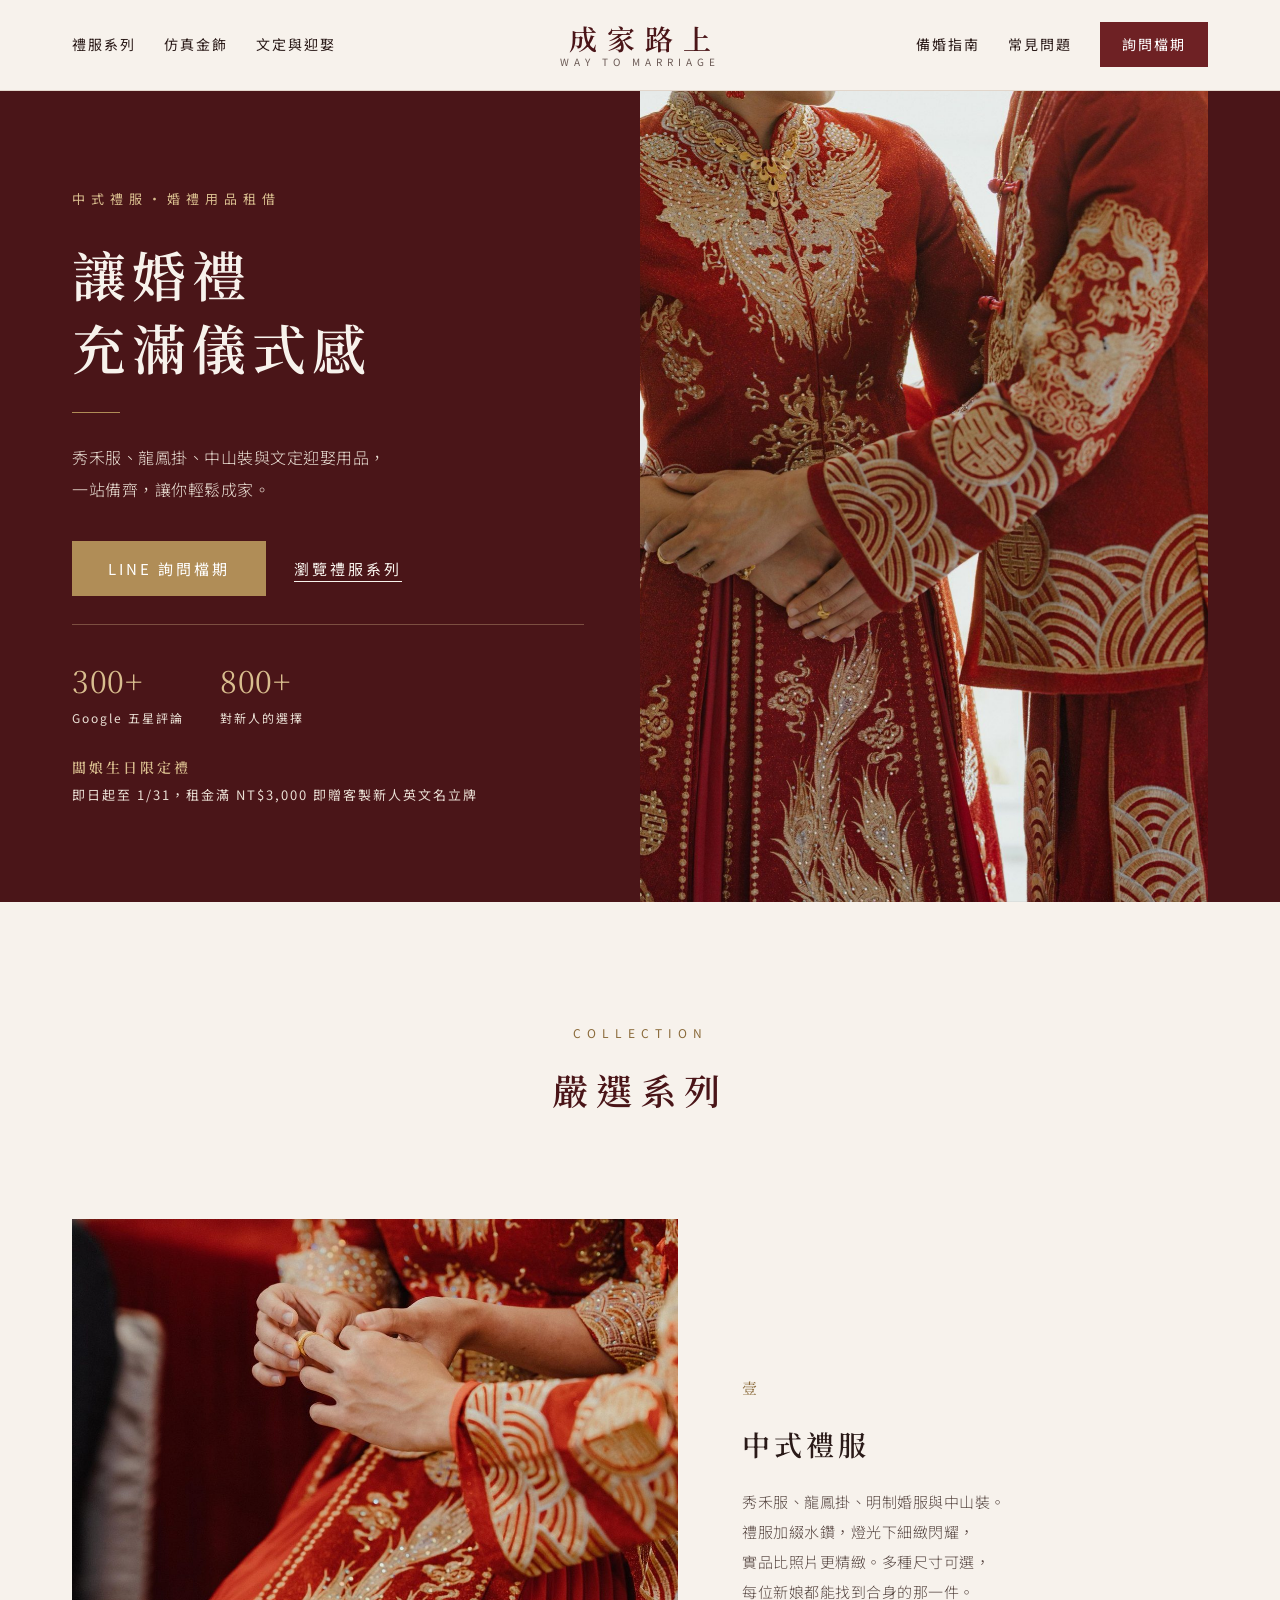
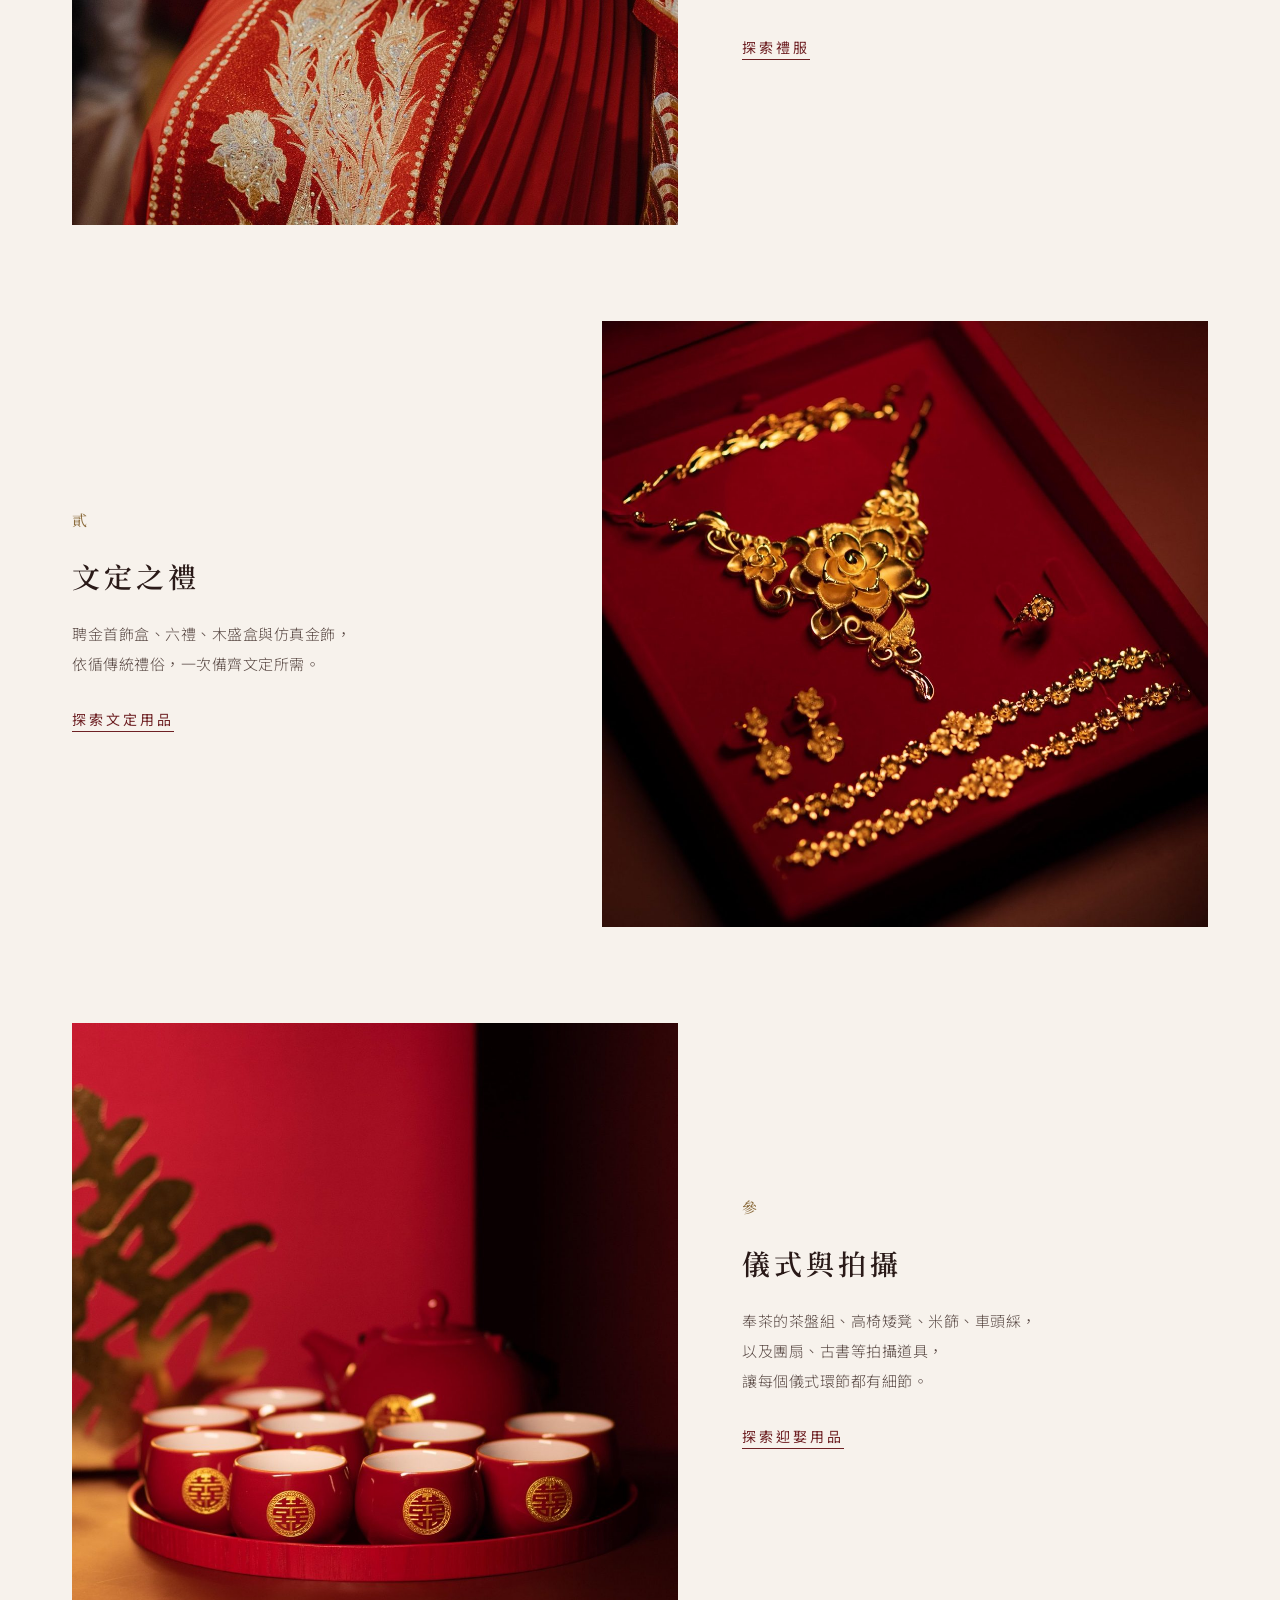
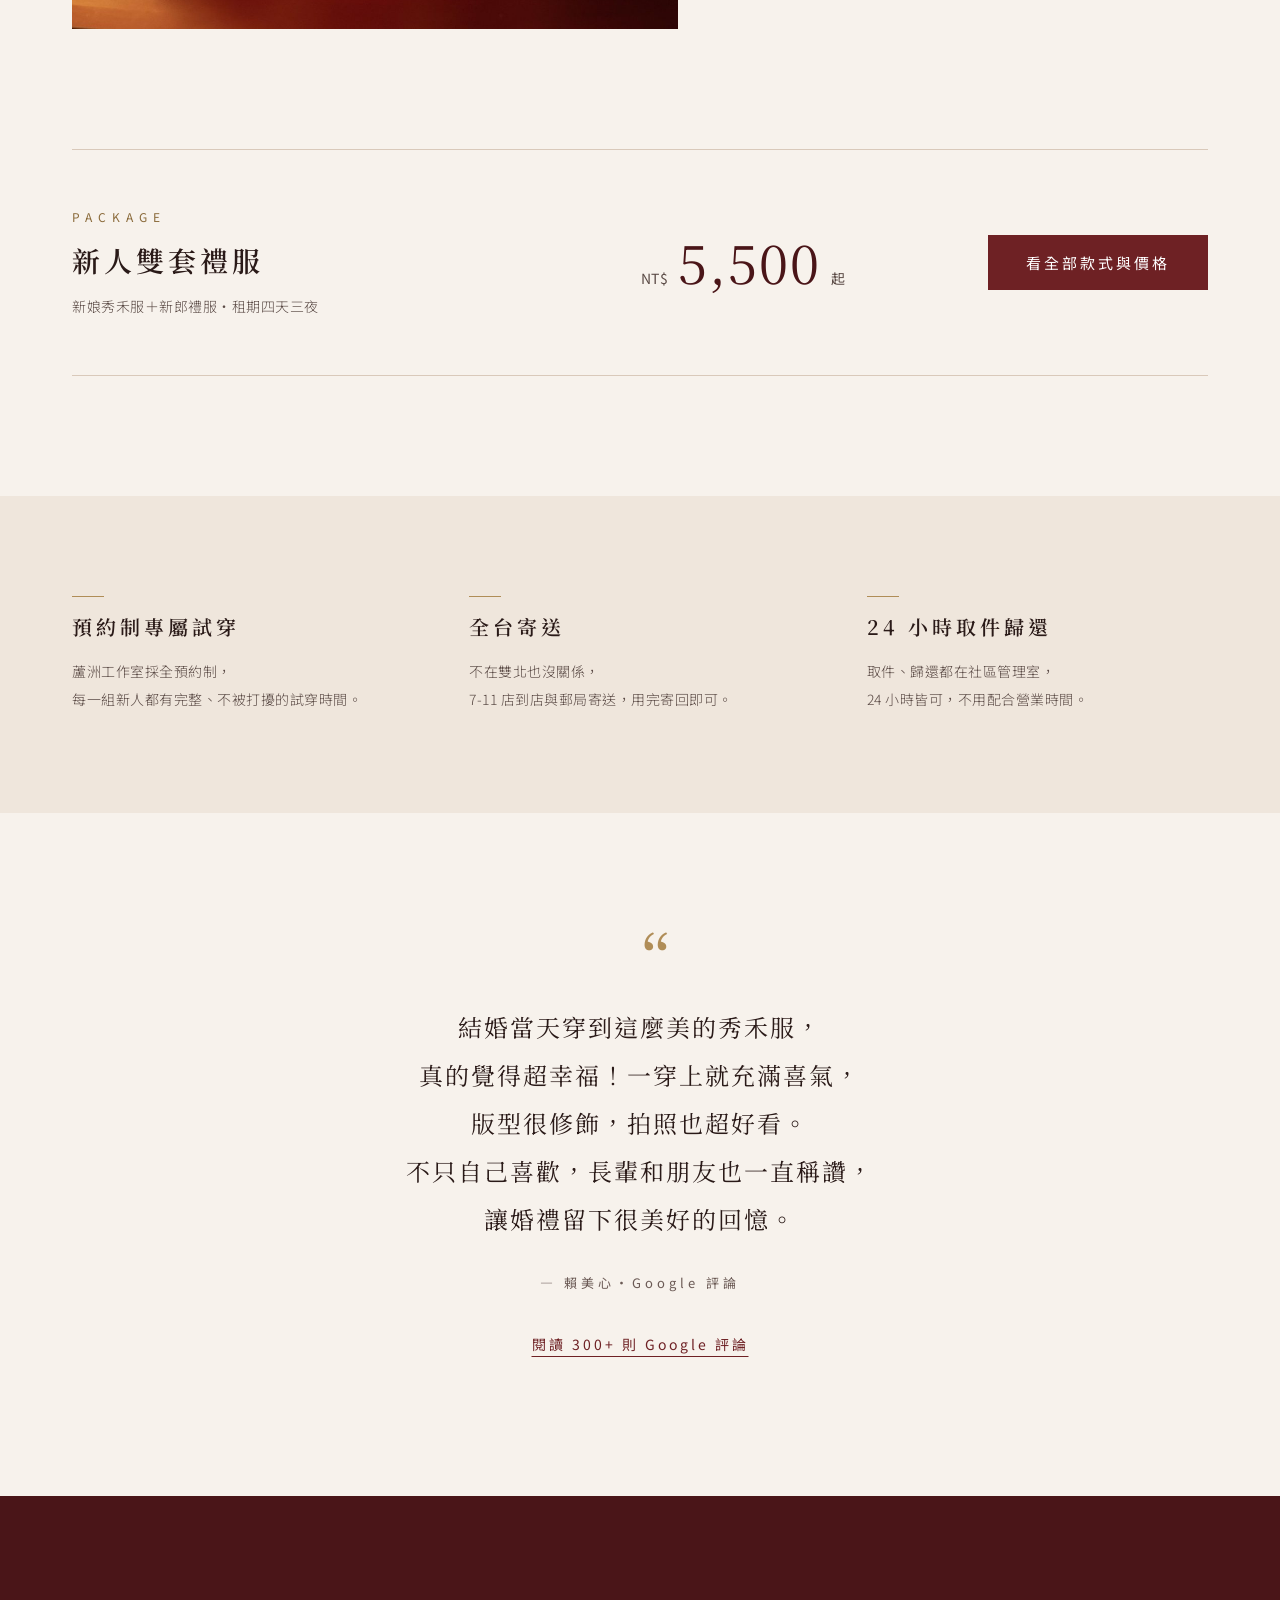
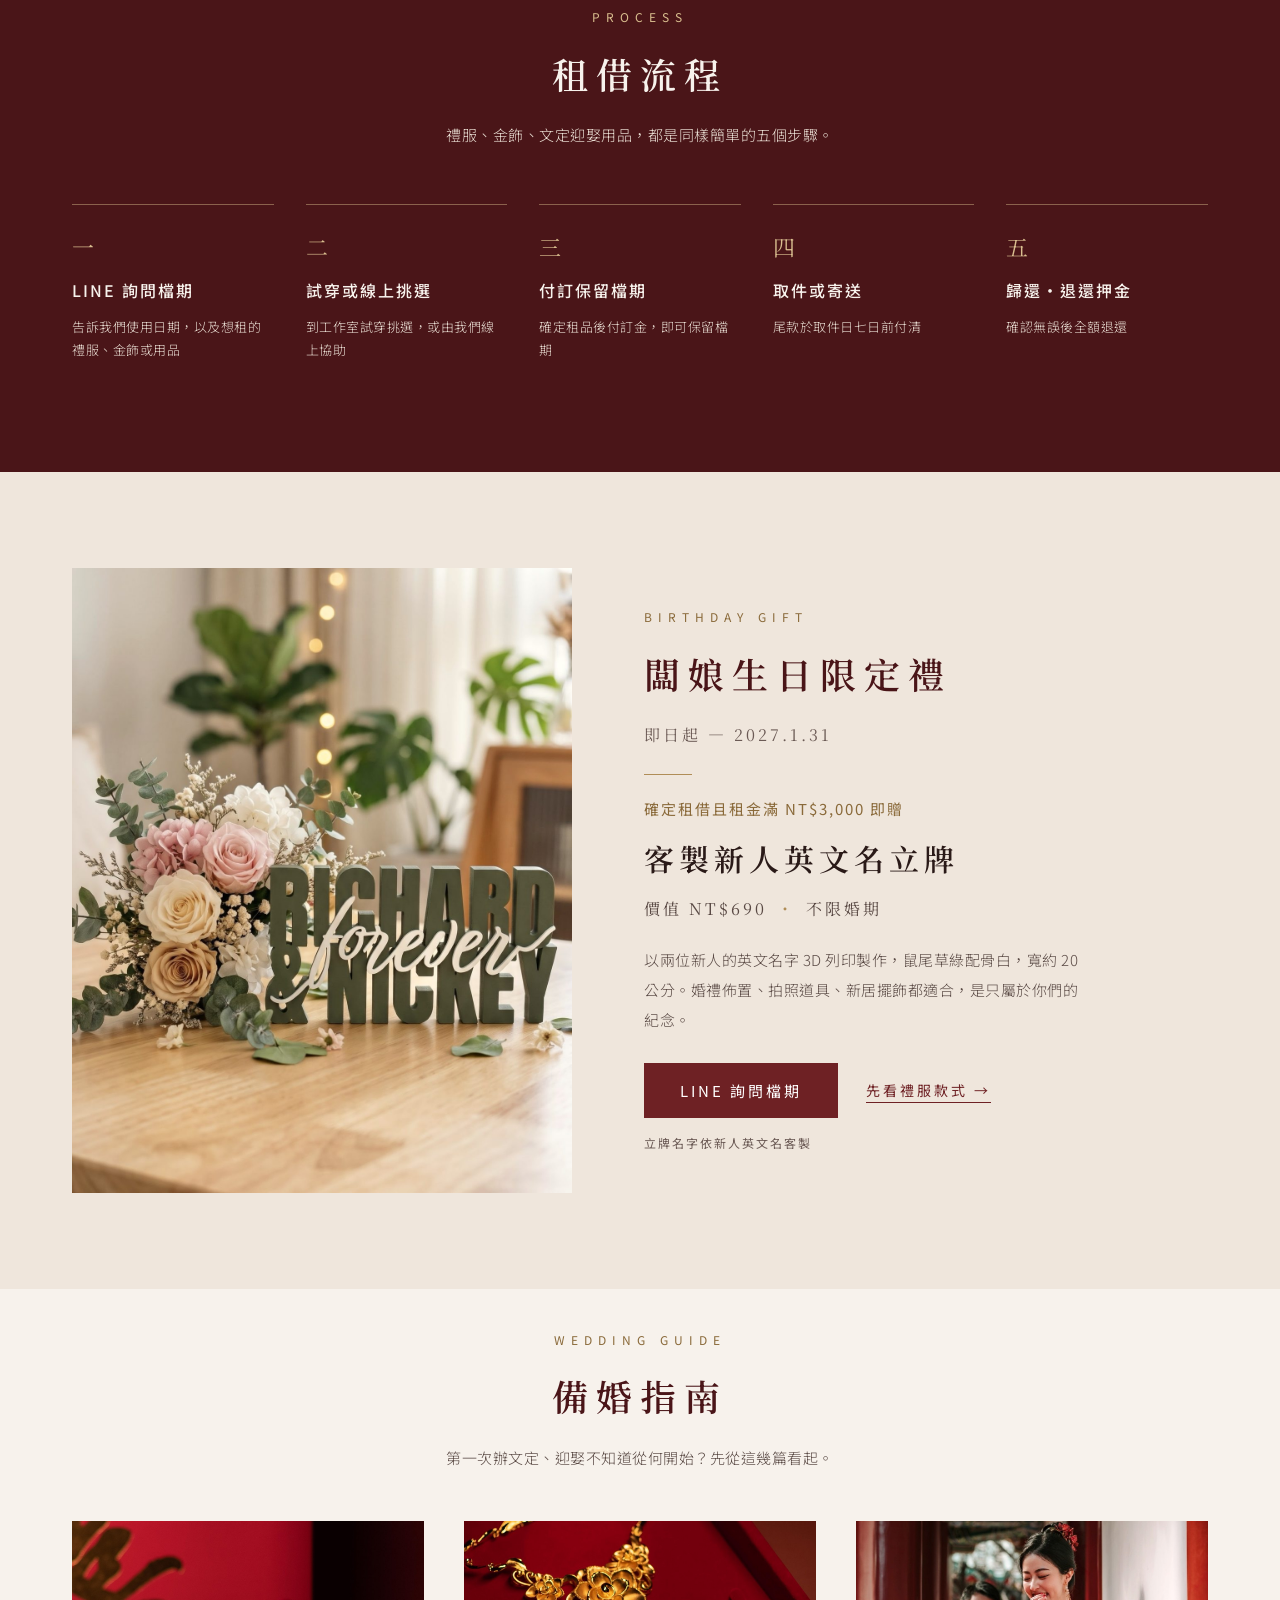
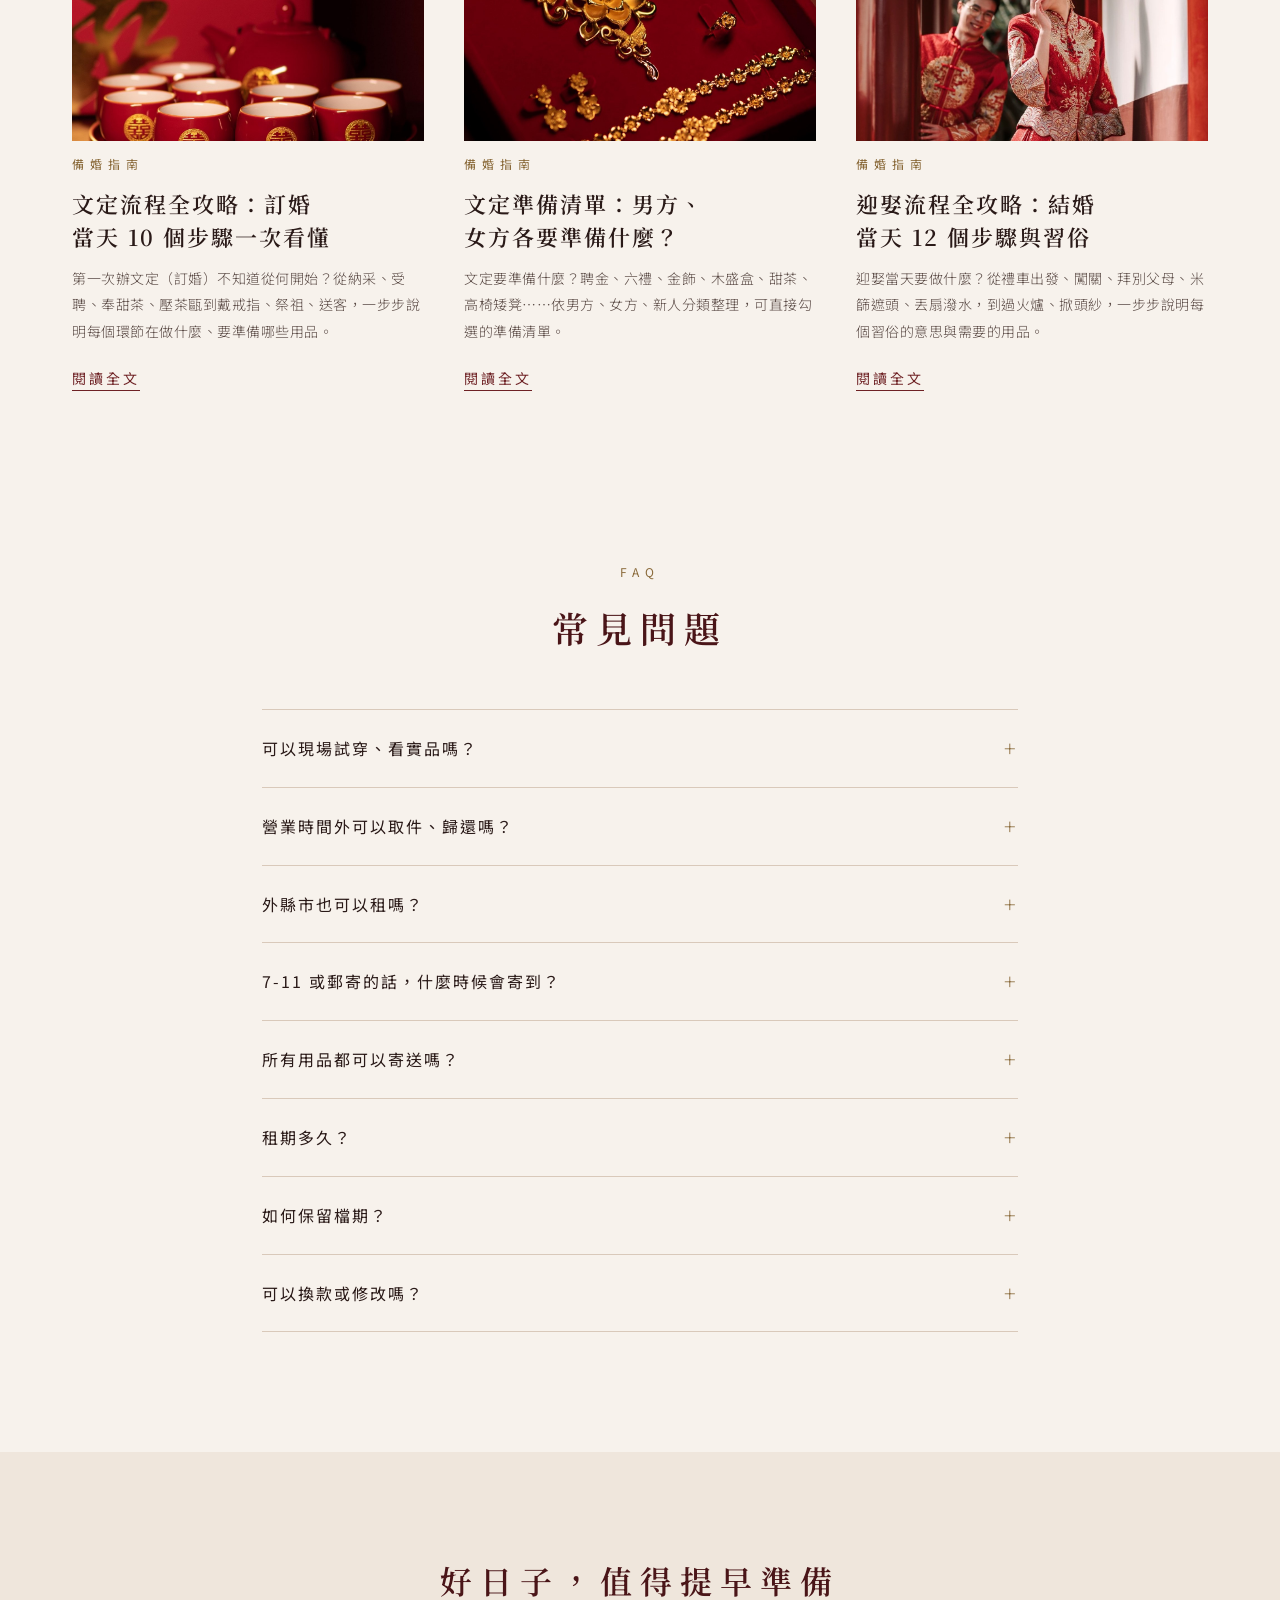
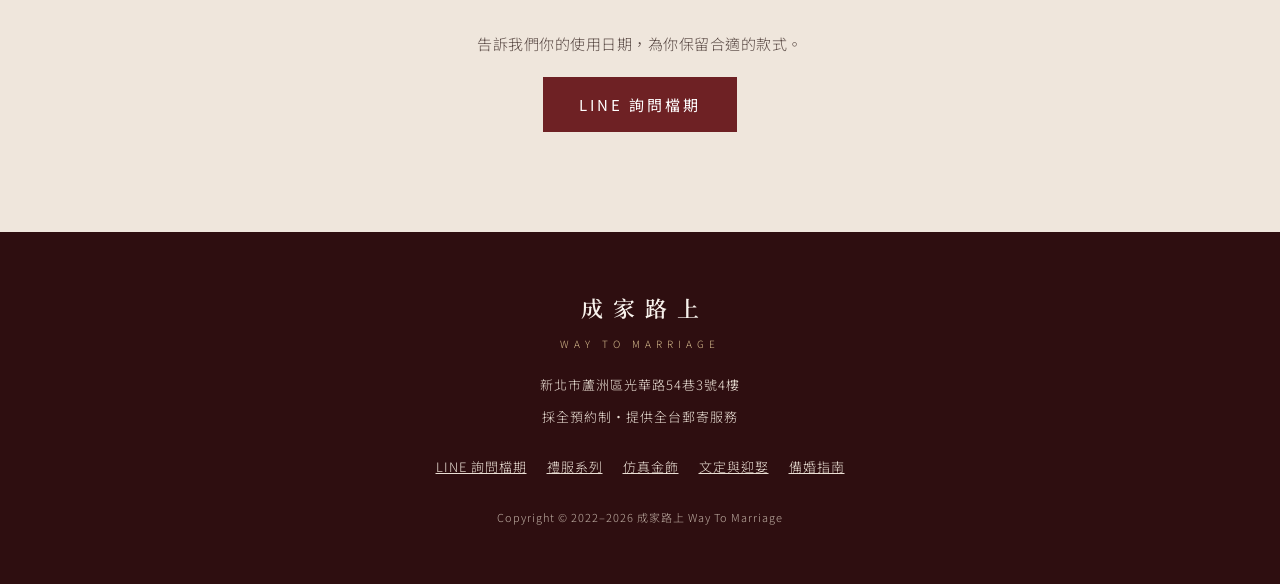
<file: index.html>
<!doctype html>
<html lang="zh-Hant-TW">
<head>
<meta charset="utf-8">
<meta name="viewport" content="width=device-width, initial-scale=1">
<title>成家路上｜中式禮服・婚禮用品租借・秀禾服・龍鳳掛・文定迎娶</title>
<meta name="description" content="秀禾服、龍鳳掛、明制婚服與中山裝租借，文定迎娶用品、仿真金飾一站備齊。全台寄送，LINE 預約試穿。">
<link rel="canonical" href="https://www.way-to-marriage.com/">
<meta property="og:type" content="website">
<meta property="og:locale" content="zh_TW">
<meta property="og:site_name" content="成家路上 Way To Marriage">
<meta property="og:title" content="成家路上｜中式禮服・婚禮用品租借">
<meta property="og:description" content="秀禾服、龍鳳掛、明制婚服與中山裝租借，文定迎娶用品、仿真金飾一站備齊。全台寄送，LINE 預約試穿。">
<meta property="og:url" content="https://www.way-to-marriage.com/">
<meta property="og:image" content="https://www.way-to-marriage.com/images/og-cover-v2.jpg">
<meta property="og:image:width" content="1200">
<meta property="og:image:height" content="630">
<meta property="og:image:alt" content="成家路上 中式禮服・婚禮用品租借">
<meta name="twitter:card" content="summary_large_image">
<meta name="theme-color" content="#4A1518">
<link rel="icon" href="/favicon.ico" sizes="48x48">
<link rel="icon" href="/favicon-32.png" type="image/png" sizes="32x32">
<link rel="apple-touch-icon" href="/apple-touch-icon.png">
<link rel="preconnect" href="https://fonts.googleapis.com">
<link rel="preconnect" href="https://fonts.gstatic.com" crossorigin>
<link href="https://fonts.googleapis.com/css2?family=Noto+Serif+TC:wght@400;600&amp;family=Noto+Sans+TC:wght@300;400;500&amp;display=swap" rel="stylesheet">
<link rel="stylesheet" href="/assets/style.css?v=20261109b">
<!-- Google tag (gtag.js)：寫在首頁 head 讓 Search Console 能以 Google Analytics 驗證擁有權 -->
<script async src="https://www.googletagmanager.com/gtag/js?id=G-GYFBH1GLT5"></script>
<script>window.dataLayer=window.dataLayer||[];function gtag(){dataLayer.push(arguments);}gtag('js',new Date());gtag('config','G-GYFBH1GLT5');window.__gaInline=true;</script>
<script src="/assets/config.js?v=20261109b"></script>
<script>document.documentElement.classList.add('js');setTimeout(function(){if(!window.__reveal)document.documentElement.classList.add('reveal-all')},3000)</script>
<script src="/assets/site.js?v=20261109b" defer></script>
<script type="application/ld+json">{"@context": "https://schema.org", "@type": "ClothingStore", "name": "成家路上 Way To Marriage", "url": "https://www.way-to-marriage.com/", "image": "https://www.way-to-marriage.com/images/hero.jpg", "description": "中式禮服・婚禮用品租借：秀禾服、龍鳳掛、明制婚服、中山裝，以及文定迎娶用品與仿真金飾。", "address": {"@type": "PostalAddress", "streetAddress": "光華路54巷3號4樓", "addressLocality": "蘆洲區", "addressRegion": "新北市", "addressCountry": "TW"}, "sameAs": ["https://lin.ee/QhKamjT"]}</script>
</head>
<body>
<a class="skip" href="#main">跳到主要內容</a>
<header class="site-header">
<div class="bar">
<nav class="nav-left" aria-label="主選單">
<a href="/dress">禮服系列</a>
<a href="/gold">仿真金飾</a>
<a href="/ritual">文定與迎娶</a>
</nav>
<a class="logo" href="/" aria-label="成家路上 首頁"><b>成家路上</b><span>WAY TO MARRIAGE</span></a>
<nav class="nav-right" aria-label="其他連結">
<a href="/guide">備婚指南</a>
<a href="/#faq">常見問題</a>
<a class="btn btn-sm" href="/line-thanks">詢問檔期</a>
</nav>
<button type="button" class="menu-btn" aria-label="開啟選單" aria-expanded="false" aria-controls="mobile-menu"><svg aria-hidden="true" width="24" height="24" viewBox="0 0 24 24" fill="none" stroke="currentColor" stroke-width="1.5" stroke-linecap="round"><path d="M4 8h16M4 16h16"/></svg></button>
</div>
<nav class="mobile-menu" id="mobile-menu" aria-label="手機選單">
<a href="/" aria-current="page">首頁</a>
<a href="/dress">禮服系列</a>
<a href="/gold">仿真金飾</a>
<a href="/ritual">文定與迎娶</a>
<a href="/guide">備婚指南</a>
<a href="/#process">租借流程</a>
<a href="/#faq">常見問題</a>
</nav>
</header>
<main id="main">
<section class="hero">
<div class="wrap">
<div class="hero-text">
<span class="hero-kicker">中式禮服・婚禮用品租借</span>
<h1>讓婚禮<br>充滿儀式感</h1>
<div class="rule"></div>
<p class="hero-lead">秀禾服、龍鳳掛、中山裝與文定迎娶用品，<br>一站備齊，讓你輕鬆成家。</p>
<div class="hero-actions">
<a class="btn btn-gold" href="/line-thanks">LINE 詢問檔期</a>
<a class="text-link" href="/dress">瀏覽禮服系列</a>
</div>
<div class="hero-stats">
<div><b>300+</b><span>Google 五星評論</span></div>
<div><b>800+</b><span>對新人的選擇</span></div>
</div>
<p class="hero-promo" data-start="2026-11-01" data-end="2027-01-31" hidden><b>闆娘生日限定禮</b><span>即日起至 1/31，租金滿 NT$3,000 即贈客製新人英文名立牌</span></p>
<script>(function(){var t=new Date(Date.now()+288e5).toISOString().slice(0,10);document.querySelectorAll('[data-start][data-end]').forEach(function(el){if(t>=el.getAttribute('data-start')&&t<=el.getAttribute('data-end'))el.hidden=false;});})();</script>
</div>
<img class="hero-img" src="/images/hero.jpg" alt="新人身穿紅金刺繡秀禾服，雙手交握" width="1600" height="1067" fetchpriority="high">
</div>
</section>


<section class="wrap collection" id="collection">
<div class="sec-head"><span class="eyebrow">COLLECTION</span><h2>嚴選系列</h2></div>
<div class="feature">
<img src="/images/home-attire.jpg" alt="秀禾服金線刺繡特寫" loading="lazy" width="1200" height="1200"><div class="feature-text"><span class="feature-num">壹</span><h3>中式禮服</h3><p class="body-text">秀禾服、龍鳳掛、明制婚服與中山裝。<br>禮服加綴水鑽，燈光下細緻閃耀，<br>實品比照片更精緻。多種尺寸可選，<br>每位新娘都能找到合身的那一件。</p><a class="text-link" href="/dress">探索禮服</a></div>
</div>
<div class="feature reverse">
<div class="feature-text"><span class="feature-num">貳</span><h3>文定之禮</h3><p class="body-text">聘金首飾盒、六禮、木盛盒與仿真金飾，<br>依循傳統禮俗，一次備齊文定所需。</p><a class="text-link" href="/ritual#engage">探索文定用品</a></div><img src="/images/home-engagement.jpg" alt="仿真金飾：項鍊、手鍊、耳環與戒指" loading="lazy" width="1200" height="1200">
</div>
<div class="feature">
<img src="/images/home-ceremony.jpg" alt="囍字茶盤組" loading="lazy" width="1200" height="1200"><div class="feature-text"><span class="feature-num">參</span><h3>儀式與拍攝</h3><p class="body-text">奉茶的茶盤組、高椅矮凳、米篩、車頭綵，<br>以及團扇、古書等拍攝道具，<br>讓每個儀式環節都有細節。</p><a class="text-link" href="/ritual#wed">探索迎娶用品</a></div>
</div>
</section>

<section class="wrap package">
<div class="package-inner">
<div style="display:flex;flex-direction:column;gap:8px">
<span class="eyebrow">PACKAGE</span>
<h2>新人雙套禮服</h2>
<span class="package-sub">新娘秀禾服＋新郎禮服・租期四天三夜</span>
</div>
<div class="price-big"><span>NT$</span><b>5,500</b><span>起</span></div>
<a class="btn" href="/dress">看全部款式與價格</a>
</div>
</section>

<section class="band">
<div class="wrap" style="max-width:1200px">
<div class="props3">
<div class="prop"><div class="rule"></div><h3>預約制專屬試穿</h3><p>蘆洲工作室採全預約制，<br>每一組新人都有完整、不被打擾的試穿時間。</p></div>
<div class="prop"><div class="rule"></div><h3>全台寄送</h3><p>不在雙北也沒關係，<br>7-11 店到店與郵局寄送，用完寄回即可。</p></div>
<div class="prop"><div class="rule"></div><h3>24 小時取件歸還</h3><p>取件、歸還都在社區管理室，<br>24 小時皆可，不用配合營業時間。</p></div>
</div>
</div>
</section>

<section class="quote">
<span class="quote-mark" aria-hidden="true">“</span>
<blockquote><span class="phr">結婚當天穿到這麼美的秀禾服，</span><span class="phr">真的覺得超幸福！</span><span class="phr">一穿上就充滿喜氣，</span><span class="phr">版型很修飾，</span><span class="phr">拍照也超好看。</span><span class="phr">不只自己喜歡，</span><span class="phr">長輩和朋友也一直稱讚，</span><span class="phr">讓婚禮留下很美好的回憶。</span></blockquote>
<cite>— 賴美心・Google 評論</cite>
<a class="text-link" href="https://maps.app.goo.gl/8rn26wBc9jWvFLLd6" target="_blank" rel="noopener">閱讀 300+ 則 Google 評論</a>
</section>

<section class="process on-dark" id="process">
<div class="wrap">
<div class="sec-head"><span class="eyebrow">PROCESS</span><h2>租借流程</h2><p class="process-sub">禮服、金飾、文定迎娶用品，都是同樣簡單的五個步驟。</p></div>
<ol class="steps">
<li><span class="n">一</span><b>LINE 詢問檔期</b><span>告訴我們使用日期，以及想租的禮服、金飾或用品</span></li>
<li><span class="n">二</span><b>試穿或線上挑選</b><span>到工作室試穿挑選，或由我們線上協助</span></li>
<li><span class="n">三</span><b>付訂保留檔期</b><span>確定租品後付訂金，即可保留檔期</span></li>
<li><span class="n">四</span><b>取件或寄送</b><span>尾款於取件日七日前付清</span></li>
<li><span class="n">五</span><b>歸還・退還押金</b><span>確認無誤後全額退還</span></li>
</ol>
</div>
</section>

<!-- 限時活動區塊：換檔時複製整個 section，改日期與文字即可；期間外自動隱藏 -->
<section class="promo" id="promo" data-start="2026-11-01" data-end="2027-01-31" hidden>
<div class="wrap promo-inner">
<img class="promo-img" src="/images/promo-name-stand.jpg" alt="綠色立體英文名字立牌 RICHARD & NICKEY，中間是白色草寫 forever，旁邊放著一束粉色與香檳色花束" width="1200" height="1500" loading="lazy">
<div class="promo-text">
<span class="eyebrow">BIRTHDAY GIFT</span>
<h2>闆娘生日限定禮</h2>
<span class="promo-date">即日起 — 2027.1.31</span>
<div class="rule"></div>
<p class="promo-cond">確定租借且租金滿 NT$3,000 即贈</p>
<p class="promo-gift">客製新人英文名立牌</p>
<p class="promo-value">價值 NT$690<span aria-hidden="true">・</span>不限婚期</p>
<p class="body-text">以兩位新人的英文名字 3D 列印製作，鼠尾草綠配骨白，寬約 20 公分。婚禮佈置、拍照道具、新居擺飾都適合，是只屬於你們的紀念。</p>
<div class="promo-actions"><a class="btn" href="/line-thanks">LINE 詢問檔期</a><a class="text-link" href="/dress">先看禮服款式 →</a></div>
<small class="promo-note">立牌名字依新人英文名客製</small>
</div>
</div>
</section>
<script>(function(){var t=new Date(Date.now()+288e5).toISOString().slice(0,10);document.querySelectorAll('[data-start][data-end]').forEach(function(el){if(t>=el.getAttribute('data-start')&&t<=el.getAttribute('data-end'))el.hidden=false;});})();</script>

<section class="wrap guide-home" id="guide">
<div class="sec-head"><span class="eyebrow">WEDDING GUIDE</span><h2>備婚指南</h2><p class="body-text">第一次辦文定、迎娶不知道從何開始？先從這幾篇看起。</p></div>
<div class="guide-cards">
<a class="guide-card" href="/engagement-process"><div class="ph"><img src="/images/cover-engagement-process.jpg" alt="文定奉甜茶用的囍字茶盤組" loading="lazy" width="1400" height="788"></div><span class="eyebrow">備婚指南</span><h3>文定流程全攻略：訂婚當天 10 個步驟一次看懂</h3><p>第一次辦文定（訂婚）不知道從何開始？從納采、受聘、奉甜茶、壓茶甌到戴戒指、祭祖、送客，一步步說明每個環節在做什麼、要準備哪些用品。</p><span class="text-link">閱讀全文</span></a>
<a class="guide-card" href="/engagement-checklist"><div class="ph"><img src="/images/cover-engagement-checklist.jpg" alt="文定用的仿真金飾：項鍊、耳環與手鍊" loading="lazy" width="1400" height="788"></div><span class="eyebrow">備婚指南</span><h3>文定準備清單：男方、女方各要準備什麼？</h3><p>文定要準備什麼？聘金、六禮、金飾、木盛盒、甜茶、高椅矮凳……依男方、女方、新人分類整理，可直接勾選的準備清單。</p><span class="text-link">閱讀全文</span></a>
<a class="guide-card" href="/wedding-day-process"><div class="ph"><img src="/images/cover-wedding-day.jpg" alt="穿著秀禾服的新人在迎娶當天" loading="lazy" width="1400" height="788"></div><span class="eyebrow">備婚指南</span><h3>迎娶流程全攻略：結婚當天 12 個步驟與習俗</h3><p>迎娶當天要做什麼？從禮車出發、闖關、拜別父母、米篩遮頭、丟扇潑水，到過火爐、掀頭紗，一步步說明每個習俗的意思與需要的用品。</p><span class="text-link">閱讀全文</span></a>
</div>
</section>

<section class="faq" id="faq">
<div class="sec-head"><span class="eyebrow">FAQ</span><h2>常見問題</h2></div>
<details><summary>可以現場試穿、看實品嗎？</summary><p>可以，採預約制。平日 11:00–17:00、週六 19:00–21:00，<br>其他時間也歡迎傳 LINE 詢問。</p></details>
<details><summary>營業時間外可以取件、歸還嗎？</summary><p>可以。取件和歸還都在社區管理室，24 小時皆可。</p></details>
<details><summary>外縣市也可以租嗎？</summary><p>可以。全台 7-11 店到店或郵局寄送，用完寄回即可。</p></details>
<details><summary>7-11 或郵寄的話，什麼時候會寄到？</summary><p>會在使用日前 2 天寄到，使用完隔天寄回即可。<br>例如 12/10 使用，12/8 寄到，12/11 寄回給我們。</p></details>
<details><summary>所有用品都可以寄送嗎？</summary><p>禮服、金飾和大部分用品都可以寄送。<br>木盛盒與米篩因為體積較大，無法寄送，需要自取。</p></details>
<details><summary>租期多久？</summary><p>租期四天三夜，取件與歸還日期會寫在租借單上。如果有增加使用天數的需求也可以討論。</p></details>
<details><summary>如何保留檔期？</summary><p>確定租品後付訂金即可保留檔期。</p></details>
<details><summary>可以換款或修改嗎？</summary><p>只要還有檔期，都可以換款。<br>中山裝褲長可修改，NT$200／件。</p></details>
</section>

<section class="cta tinted">
<h2>好日子，值得提早準備</h2>
<p>告訴我們你的使用日期，為你保留合適的款式。</p>
<a class="btn" href="/line-thanks">LINE 詢問檔期</a>
</section>
</main>
<footer class="site-footer">
<span class="f-logo">成家路上</span>
<span class="f-sub">WAY TO MARRIAGE</span>
<span>新北市蘆洲區光華路54巷3號4樓</span>
<span>採全預約制・提供全台郵寄服務</span>
<div class="f-links">
<a href="/line-thanks">LINE 詢問檔期</a>
<a href="/dress">禮服系列</a>
<a href="/gold">仿真金飾</a>
<a href="/ritual">文定與迎娶</a>
<a href="/guide">備婚指南</a>
</div>
<small>Copyright © 2022–2026 成家路上 Way To Marriage</small>
</footer>
<div class="line-bar"><a class="btn" href="/line-thanks">LINE 詢問檔期</a></div>
</body>
</html>
</file>
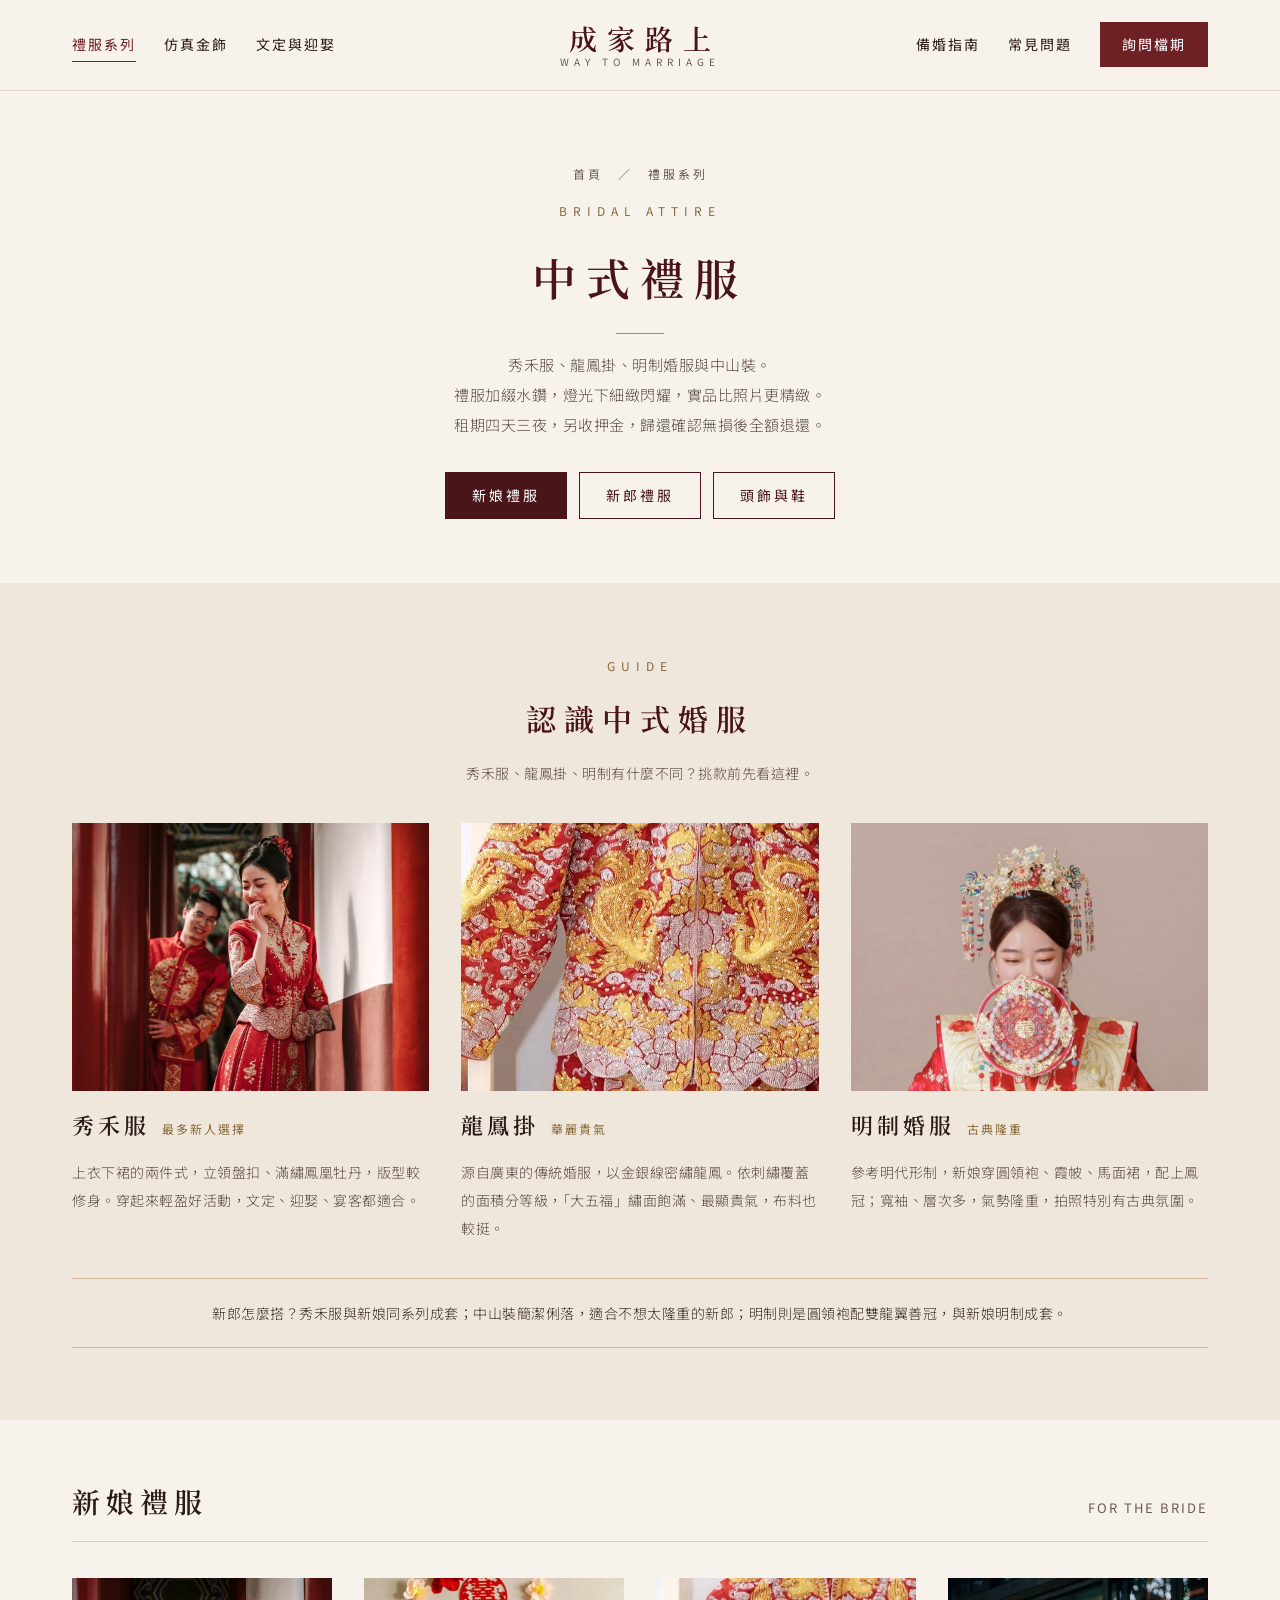
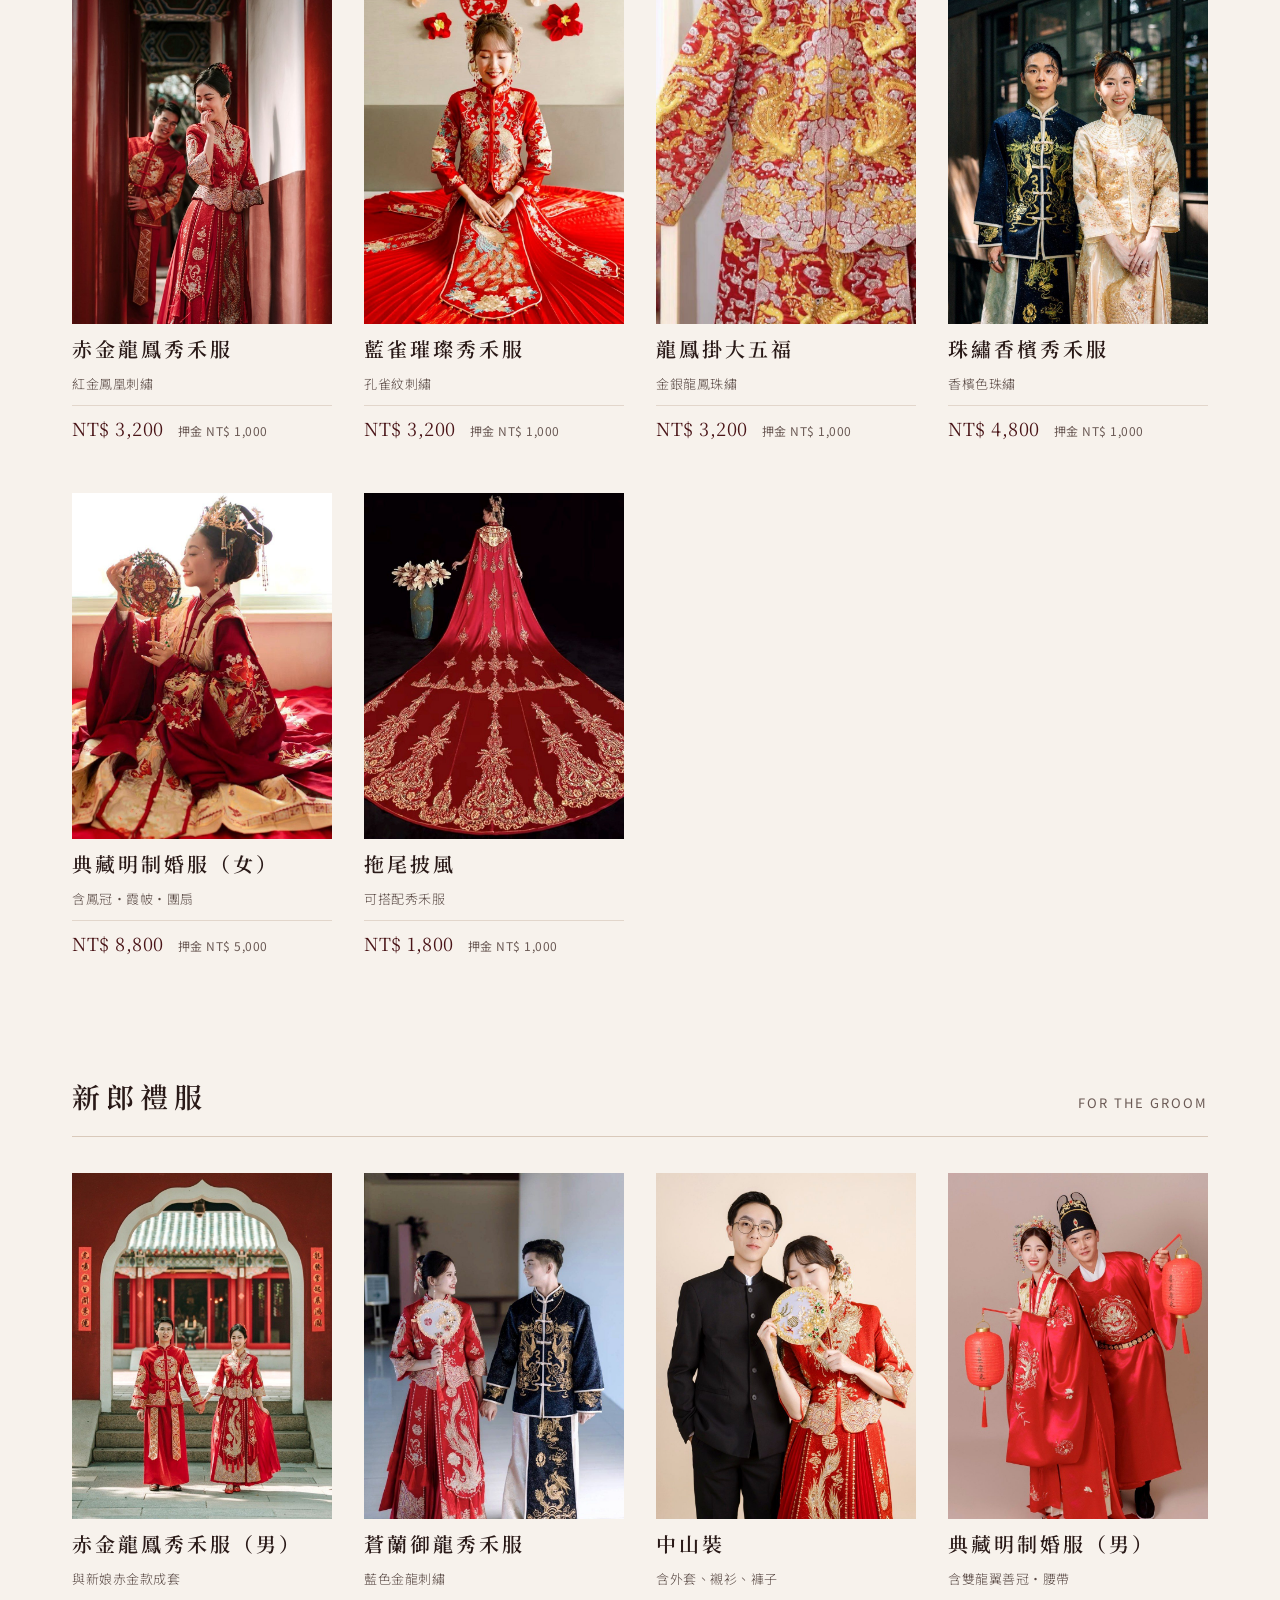
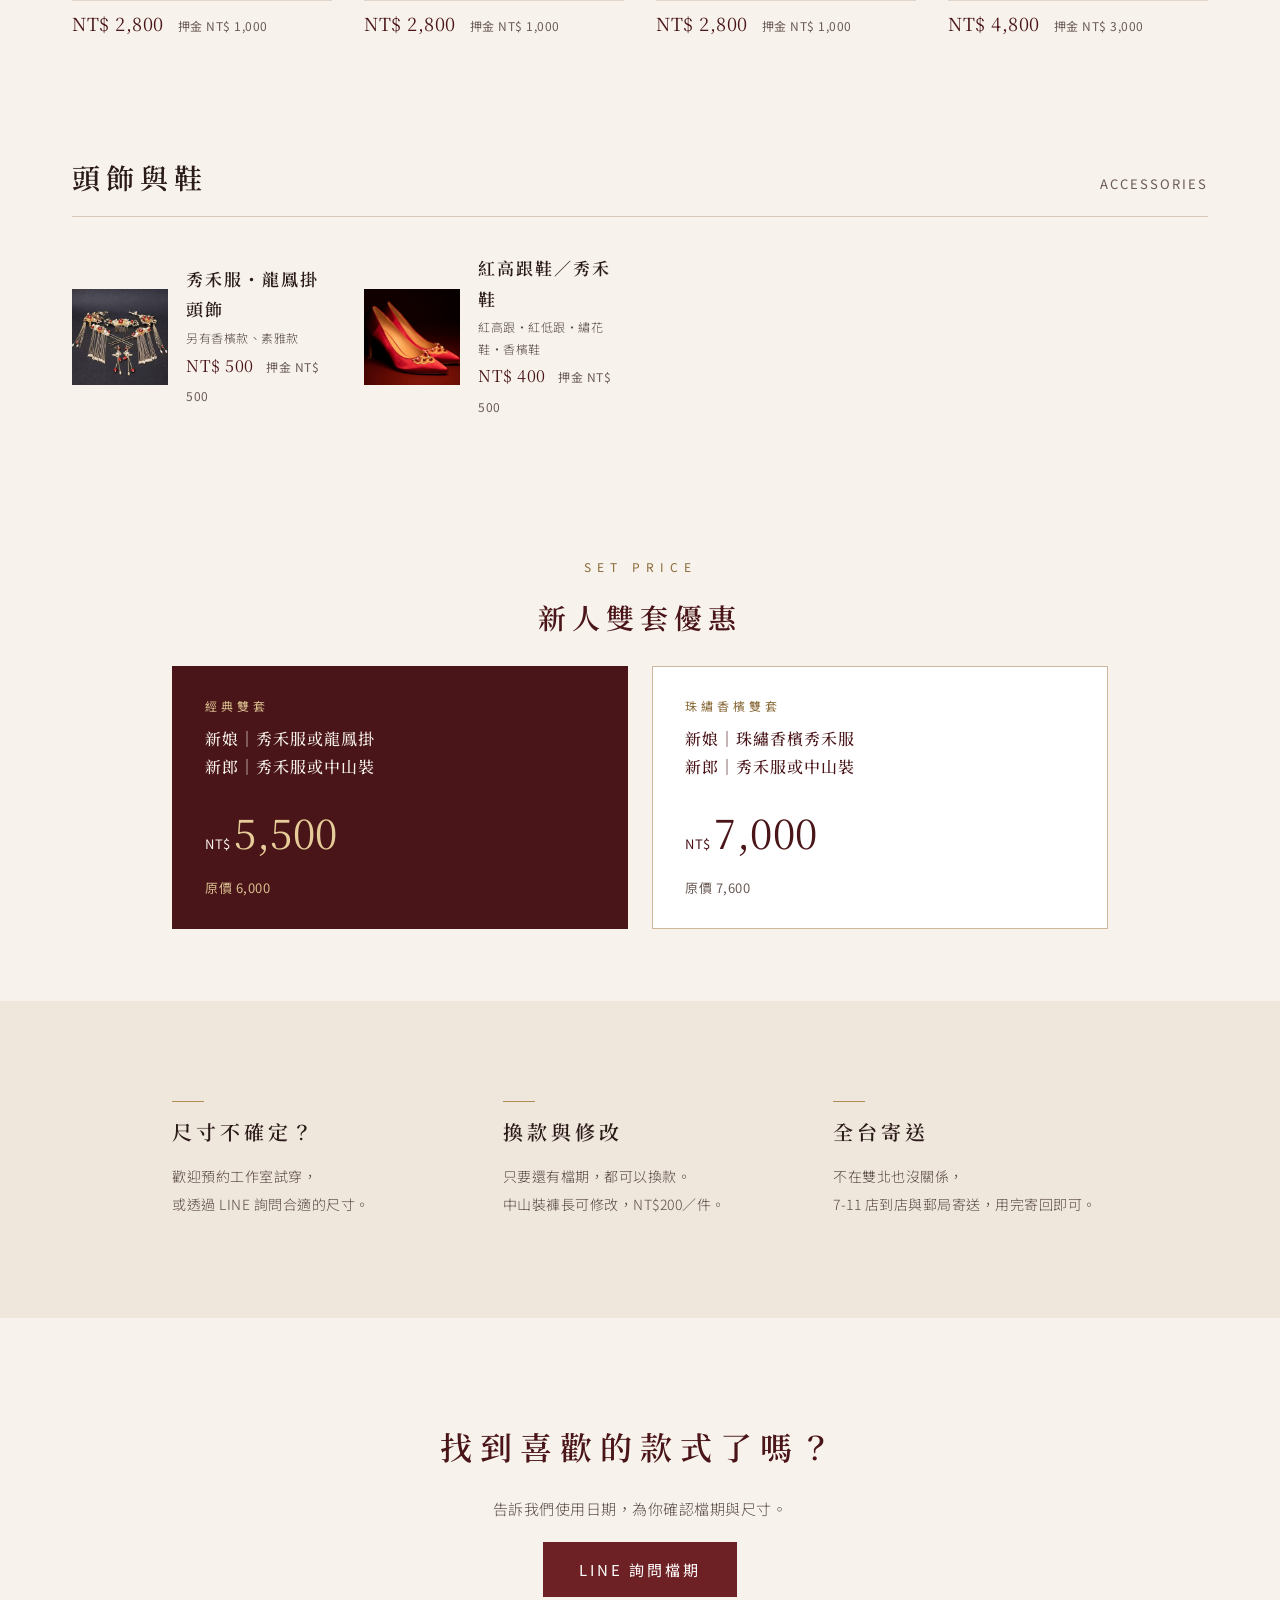
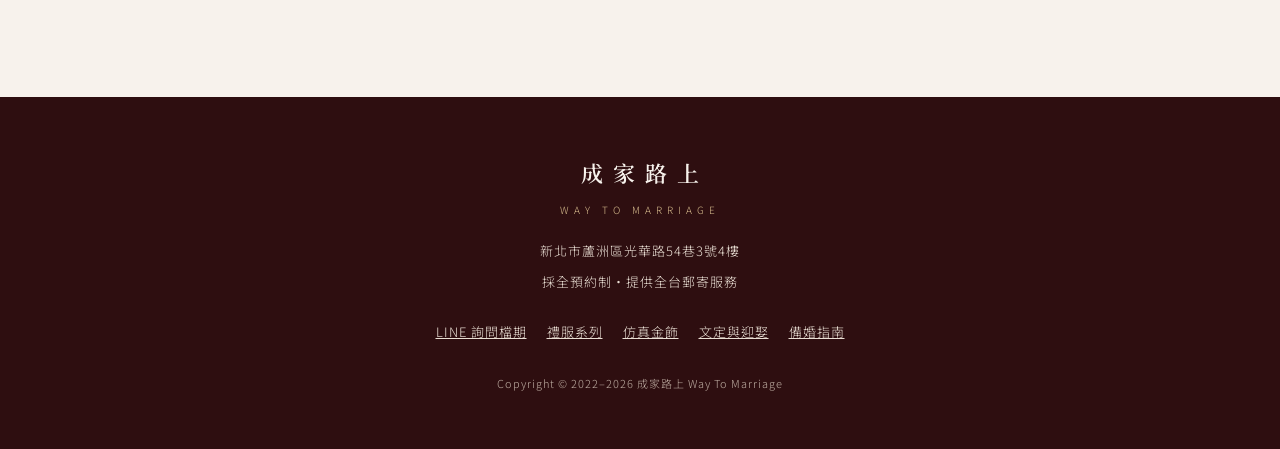
<file: dress.html>
<!doctype html>
<html lang="zh-Hant-TW">
<head>
<meta charset="utf-8">
<meta name="viewport" content="width=device-width, initial-scale=1">
<title>禮服系列｜秀禾服・龍鳳掛・明制婚服・中山裝租借｜成家路上</title>
<meta name="description" content="秀禾服 NT$3,200 起、龍鳳掛大五福、珠繡香檳秀禾服、典藏明制婚服與中山裝租借，租期四天三夜，押金歸還全額退還。">
<link rel="canonical" href="https://www.way-to-marriage.com/dress">
<meta property="og:type" content="website">
<meta property="og:locale" content="zh_TW">
<meta property="og:site_name" content="成家路上 Way To Marriage">
<meta property="og:title" content="禮服系列｜秀禾服・龍鳳掛・明制婚服・中山裝租借｜成家路上">
<meta property="og:description" content="秀禾服 NT$3,200 起、龍鳳掛大五福、珠繡香檳秀禾服、典藏明制婚服與中山裝租借，租期四天三夜，押金歸還全額退還。">
<meta property="og:url" content="https://www.way-to-marriage.com/dress">
<meta property="og:image" content="https://www.way-to-marriage.com/images/og-cover-v2.jpg">
<meta property="og:image:width" content="1200">
<meta property="og:image:height" content="630">
<meta property="og:image:alt" content="成家路上 中式禮服・婚禮用品租借">
<meta name="twitter:card" content="summary_large_image">
<meta name="theme-color" content="#4A1518">
<link rel="icon" href="/favicon.ico" sizes="48x48">
<link rel="icon" href="/favicon-32.png" type="image/png" sizes="32x32">
<link rel="apple-touch-icon" href="/apple-touch-icon.png">
<link rel="preconnect" href="https://fonts.googleapis.com">
<link rel="preconnect" href="https://fonts.gstatic.com" crossorigin>
<link href="https://fonts.googleapis.com/css2?family=Noto+Serif+TC:wght@400;600&amp;family=Noto+Sans+TC:wght@300;400;500&amp;display=swap" rel="stylesheet">
<link rel="stylesheet" href="/assets/style.css?v=20261109b">
<script src="/assets/config.js?v=20261109b"></script>
<script>document.documentElement.classList.add('js');setTimeout(function(){if(!window.__reveal)document.documentElement.classList.add('reveal-all')},3000)</script>
<script src="/assets/site.js?v=20261109b" defer></script>
</head>
<body>
<a class="skip" href="#main">跳到主要內容</a>
<header class="site-header">
<div class="bar">
<nav class="nav-left" aria-label="主選單">
<a href="/dress" aria-current="page">禮服系列</a>
<a href="/gold">仿真金飾</a>
<a href="/ritual">文定與迎娶</a>
</nav>
<a class="logo" href="/" aria-label="成家路上 首頁"><b>成家路上</b><span>WAY TO MARRIAGE</span></a>
<nav class="nav-right" aria-label="其他連結">
<a href="/guide">備婚指南</a>
<a href="/#faq">常見問題</a>
<a class="btn btn-sm" href="/line-thanks">詢問檔期</a>
</nav>
<button type="button" class="menu-btn" aria-label="開啟選單" aria-expanded="false" aria-controls="mobile-menu"><svg aria-hidden="true" width="24" height="24" viewBox="0 0 24 24" fill="none" stroke="currentColor" stroke-width="1.5" stroke-linecap="round"><path d="M4 8h16M4 16h16"/></svg></button>
</div>
<nav class="mobile-menu" id="mobile-menu" aria-label="手機選單">
<a href="/">首頁</a>
<a href="/dress" aria-current="page">禮服系列</a>
<a href="/gold">仿真金飾</a>
<a href="/ritual">文定與迎娶</a>
<a href="/guide">備婚指南</a>
<a href="/#process">租借流程</a>
<a href="/#faq">常見問題</a>
</nav>
</header>
<main id="main">
<section class="page-head">
<span class="crumbs"><a href="/">首頁</a>　／　禮服系列</span>
<span class="eyebrow">BRIDAL ATTIRE</span>
<h1>中式禮服</h1>
<div class="rule"></div>
<p class="body-text">秀禾服、龍鳳掛、明制婚服與中山裝。<br>禮服加綴水鑽，燈光下細緻閃耀，實品比照片更精緻。<br>租期四天三夜，另收押金，歸還確認無損後全額退還。</p>
<nav class="pill-nav" aria-label="禮服分類">
<a class="pill is-on" href="#bride">新娘禮服</a>
<a class="pill" href="#groom">新郎禮服</a>
<a class="pill" href="#acc">頭飾與鞋</a>
</nav>
</section>

<section class="guide" id="guide">
<div class="wrap">
<div class="sec-head"><span class="eyebrow">GUIDE</span><h2 style="font-size:30px">認識中式婚服</h2><p class="body-text">秀禾服、龍鳳掛、明制有什麼不同？挑款前先看這裡。</p></div>
<div class="grid">
<article><img class="ar-43" src="/images/dress-chijin.jpg" alt="秀禾服" loading="lazy" width="1000" height="750" style="object-fit:cover;width:100%"><div class="t"><h3>秀禾服</h3><span>最多新人選擇</span></div><p>上衣下裙的兩件式，立領盤扣、滿繡鳳凰牡丹，版型較修身。穿起來輕盈好活動，文定、迎娶、宴客都適合。</p></article>
<article><img class="ar-43" src="/images/dress-longfenggua.jpg" alt="龍鳳掛" loading="lazy" width="1000" height="750" style="object-fit:cover;width:100%"><div class="t"><h3>龍鳳掛</h3><span>華麗貴氣</span></div><p>源自廣東的傳統婚服，以金銀線密繡龍鳳。依刺繡覆蓋的面積分等級，「大五福」繡面飽滿、最顯貴氣，布料也較挺。</p></article>
<article><img class="ar-43" src="/images/guide-ming.jpg" alt="明制婚服" loading="lazy" width="1000" height="750" style="object-fit:cover;width:100%"><div class="t"><h3>明制婚服</h3><span>古典隆重</span></div><p>參考明代形制，新娘穿圓領袍、霞帔、馬面裙，配上鳳冠；寬袖、層次多，氣勢隆重，拍照特別有古典氛圍。</p></article>
</div>
<p class="tip body-text" style="font-size:14px">新郎怎麼搭？秀禾服與新娘同系列成套；中山裝簡潔俐落，適合不想太隆重的新郎；明制則是圓領袍配雙龍翼善冠，與新娘明制成套。</p>
</div>
</section>

<section class="wrap cat" id="bride">
<div class="cat-head"><h2>新娘禮服</h2><span>FOR THE BRIDE</span></div>
<div class="grid grid-260">
<article class="item"><div class="ph"><img class="ar-34" src="/images/dress-chijin.jpg" alt="赤金龍鳳秀禾服" loading="lazy" width="1000" height="1333"></div><h3>赤金龍鳳秀禾服</h3><span class="note">紅金鳳凰刺繡</span><div class="price"><b>NT$ 3,200</b><span>押金 NT$ 1,000</span></div></article>
<article class="item"><div class="ph"><img class="ar-34" src="/images/dress-lanque.jpg" alt="藍雀璀璨秀禾服" loading="lazy" width="1000" height="1333"></div><h3>藍雀璀璨秀禾服</h3><span class="note">孔雀紋刺繡</span><div class="price"><b>NT$ 3,200</b><span>押金 NT$ 1,000</span></div></article>
<article class="item"><div class="ph"><img class="ar-34" src="/images/dress-longfenggua.jpg" alt="龍鳳掛大五福" loading="lazy" width="1000" height="1333"></div><h3>龍鳳掛大五福</h3><span class="note">金銀龍鳳珠繡</span><div class="price"><b>NT$ 3,200</b><span>押金 NT$ 1,000</span></div></article>
<article class="item"><div class="ph"><img class="ar-34" src="/images/dress-champagne.jpg" alt="珠繡香檳秀禾服" loading="lazy" width="1000" height="1333"></div><h3>珠繡香檳秀禾服</h3><span class="note">香檳色珠繡</span><div class="price"><b>NT$ 4,800</b><span>押金 NT$ 1,000</span></div></article>
<article class="item"><div class="ph"><img class="ar-34" src="/images/dress-ming-bride.jpg" alt="典藏明制婚服（女）" loading="lazy" width="1000" height="1333"></div><h3>典藏明制婚服（女）</h3><span class="note">含鳳冠・霞帔・團扇</span><div class="price"><b>NT$ 8,800</b><span>押金 NT$ 5,000</span></div></article>
<article class="item"><div class="ph"><img class="ar-34" src="/images/dress-cape.jpg" alt="拖尾披風" loading="lazy" width="1000" height="1333"></div><h3>拖尾披風</h3><span class="note">可搭配秀禾服</span><div class="price"><b>NT$ 1,800</b><span>押金 NT$ 1,000</span></div></article>
</div>
</section>

<section class="wrap cat" id="groom">
<div class="cat-head"><h2>新郎禮服</h2><span>FOR THE GROOM</span></div>
<div class="grid grid-260">
<article class="item"><div class="ph"><img class="ar-34" src="/images/groom-chijin.jpg" alt="赤金龍鳳秀禾服（男）" loading="lazy" width="1000" height="1333"></div><h3>赤金龍鳳秀禾服（男）</h3><span class="note">與新娘赤金款成套</span><div class="price"><b>NT$ 2,800</b><span>押金 NT$ 1,000</span></div></article>
<article class="item"><div class="ph"><img class="ar-34" src="/images/groom-canglan.jpg" alt="蒼蘭御龍秀禾服" loading="lazy" width="1000" height="1333"></div><h3>蒼蘭御龍秀禾服</h3><span class="note">藍色金龍刺繡</span><div class="price"><b>NT$ 2,800</b><span>押金 NT$ 1,000</span></div></article>
<article class="item"><div class="ph"><img class="ar-34" src="/images/groom-zhongshan.jpg" alt="中山裝" loading="lazy" width="1000" height="1333"></div><h3>中山裝</h3><span class="note">含外套、襯衫、褲子</span><div class="price"><b>NT$ 2,800</b><span>押金 NT$ 1,000</span></div></article>
<article class="item"><div class="ph"><img class="ar-34" src="/images/groom-ming.jpg" alt="典藏明制婚服（男）" loading="lazy" width="1000" height="1333"></div><h3>典藏明制婚服（男）</h3><span class="note">含雙龍翼善冠・腰帶</span><div class="price"><b>NT$ 4,800</b><span>押金 NT$ 3,000</span></div></article>
</div>
</section>

<section class="wrap cat" id="acc" style="padding-bottom:96px">
<div class="cat-head"><h2>頭飾與鞋</h2><span>ACCESSORIES</span></div>
<div class="grid grid-260 grid-acc" style="gap:32px">
<article class="mini"><img src="/images/acc-headpiece.jpg" alt="秀禾服・龍鳳掛頭飾" loading="lazy" width="96" height="96"><div style="display:flex;flex-direction:column;gap:2px"><h3>秀禾服・龍鳳掛頭飾</h3><span class="note" style="font-size:12px;font-weight:300;color:var(--ink-2)">另有香檳款、素雅款</span><span><b class="serif" style="font-weight:400;color:var(--wine)">NT$ 500</b><span style="font-size:12px;color:var(--ink-3)">　押金 NT$ 500</span></span></div></article>
<article class="mini"><img src="/images/acc-shoes.jpg" alt="紅高跟鞋／秀禾鞋" loading="lazy" width="96" height="96"><div style="display:flex;flex-direction:column;gap:2px"><h3>紅高跟鞋／秀禾鞋</h3><span class="note" style="font-size:12px;font-weight:300;color:var(--ink-2)">紅高跟・紅低跟・繡花鞋・香檳鞋</span><span><b class="serif" style="font-weight:400;color:var(--wine)">NT$ 400</b><span style="font-size:12px;color:var(--ink-3)">　押金 NT$ 500</span></span></div></article>
</div>
</section>

<section class="combo" id="combo">
<div class="sec-head"><span class="eyebrow">SET PRICE</span><h2>新人雙套優惠</h2></div>
<div class="combo-grid combo-2">
<div class="combo-card dark"><span class="k">經典雙套</span><div class="row"><h3>新娘｜秀禾服或龍鳳掛<br>新郎｜秀禾服或中山裝</h3><span><small>NT$ </small><b>5,500</b></span></div><span class="orig">原價 6,000</span></div>
<div class="combo-card"><span class="k">珠繡香檳雙套</span><div class="row"><h3>新娘｜珠繡香檳秀禾服<br>新郎｜秀禾服或中山裝</h3><span style="color:var(--wine)"><small>NT$ </small><b>7,000</b></span></div><span class="orig">原價 7,600</span></div>
</div>
</section>
<section class="band">
<div class="wrap" style="max-width:1000px">
<div class="props3">
<div class="prop"><div class="rule"></div><h3>尺寸不確定？</h3><p>歡迎預約工作室試穿，<br>或透過 LINE 詢問合適的尺寸。</p></div>
<div class="prop"><div class="rule"></div><h3>換款與修改</h3><p>只要還有檔期，都可以換款。<br>中山裝褲長可修改，NT$200／件。</p></div>
<div class="prop"><div class="rule"></div><h3>全台寄送</h3><p>不在雙北也沒關係，<br>7-11 店到店與郵局寄送，用完寄回即可。</p></div>
</div>
</div>
</section>

<section class="cta">
<h2>找到喜歡的款式了嗎？</h2>
<p>告訴我們使用日期，為你確認檔期與尺寸。</p>
<a class="btn" href="/line-thanks">LINE 詢問檔期</a>
</section>
</main>
<footer class="site-footer">
<span class="f-logo">成家路上</span>
<span class="f-sub">WAY TO MARRIAGE</span>
<span>新北市蘆洲區光華路54巷3號4樓</span>
<span>採全預約制・提供全台郵寄服務</span>
<div class="f-links">
<a href="/line-thanks">LINE 詢問檔期</a>
<a href="/dress">禮服系列</a>
<a href="/gold">仿真金飾</a>
<a href="/ritual">文定與迎娶</a>
<a href="/guide">備婚指南</a>
</div>
<small>Copyright © 2022–2026 成家路上 Way To Marriage</small>
</footer>
<div class="line-bar"><a class="btn" href="/line-thanks">LINE 詢問檔期</a></div>
</body>
</html>
</file>
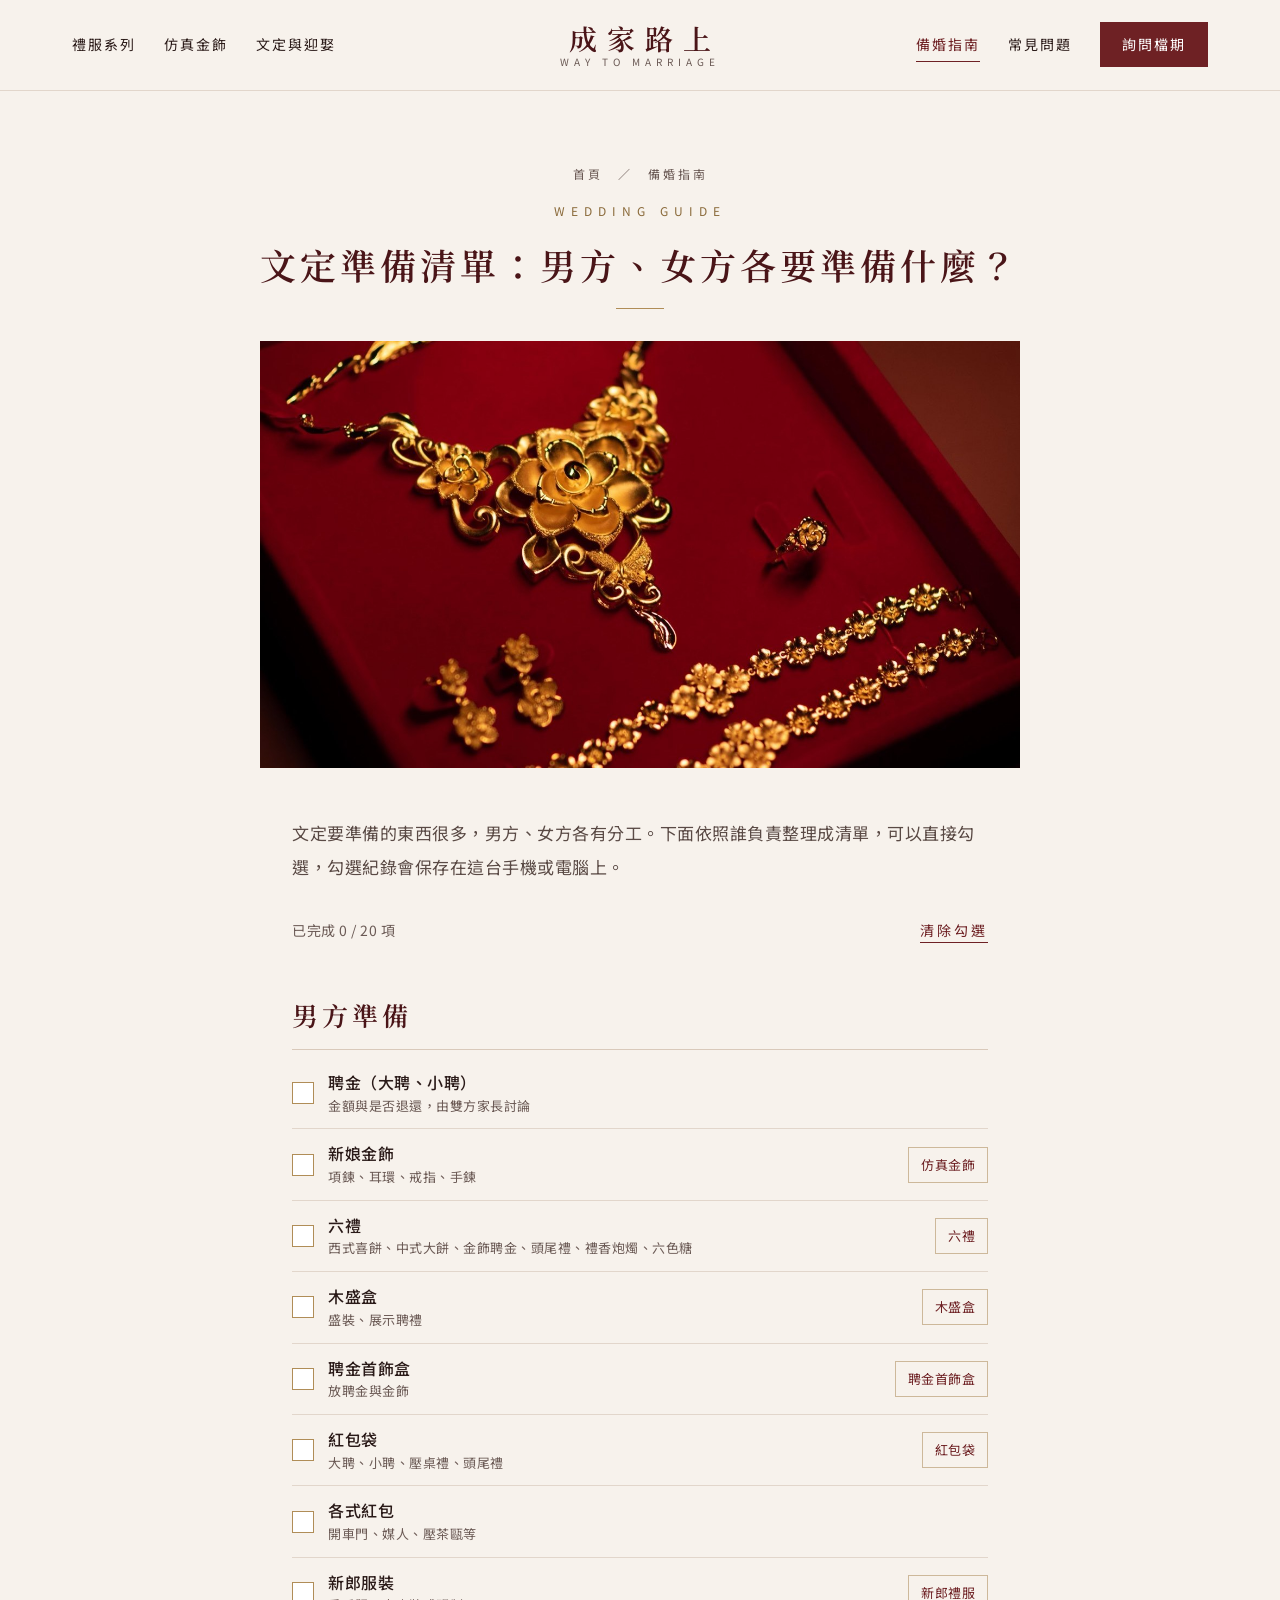
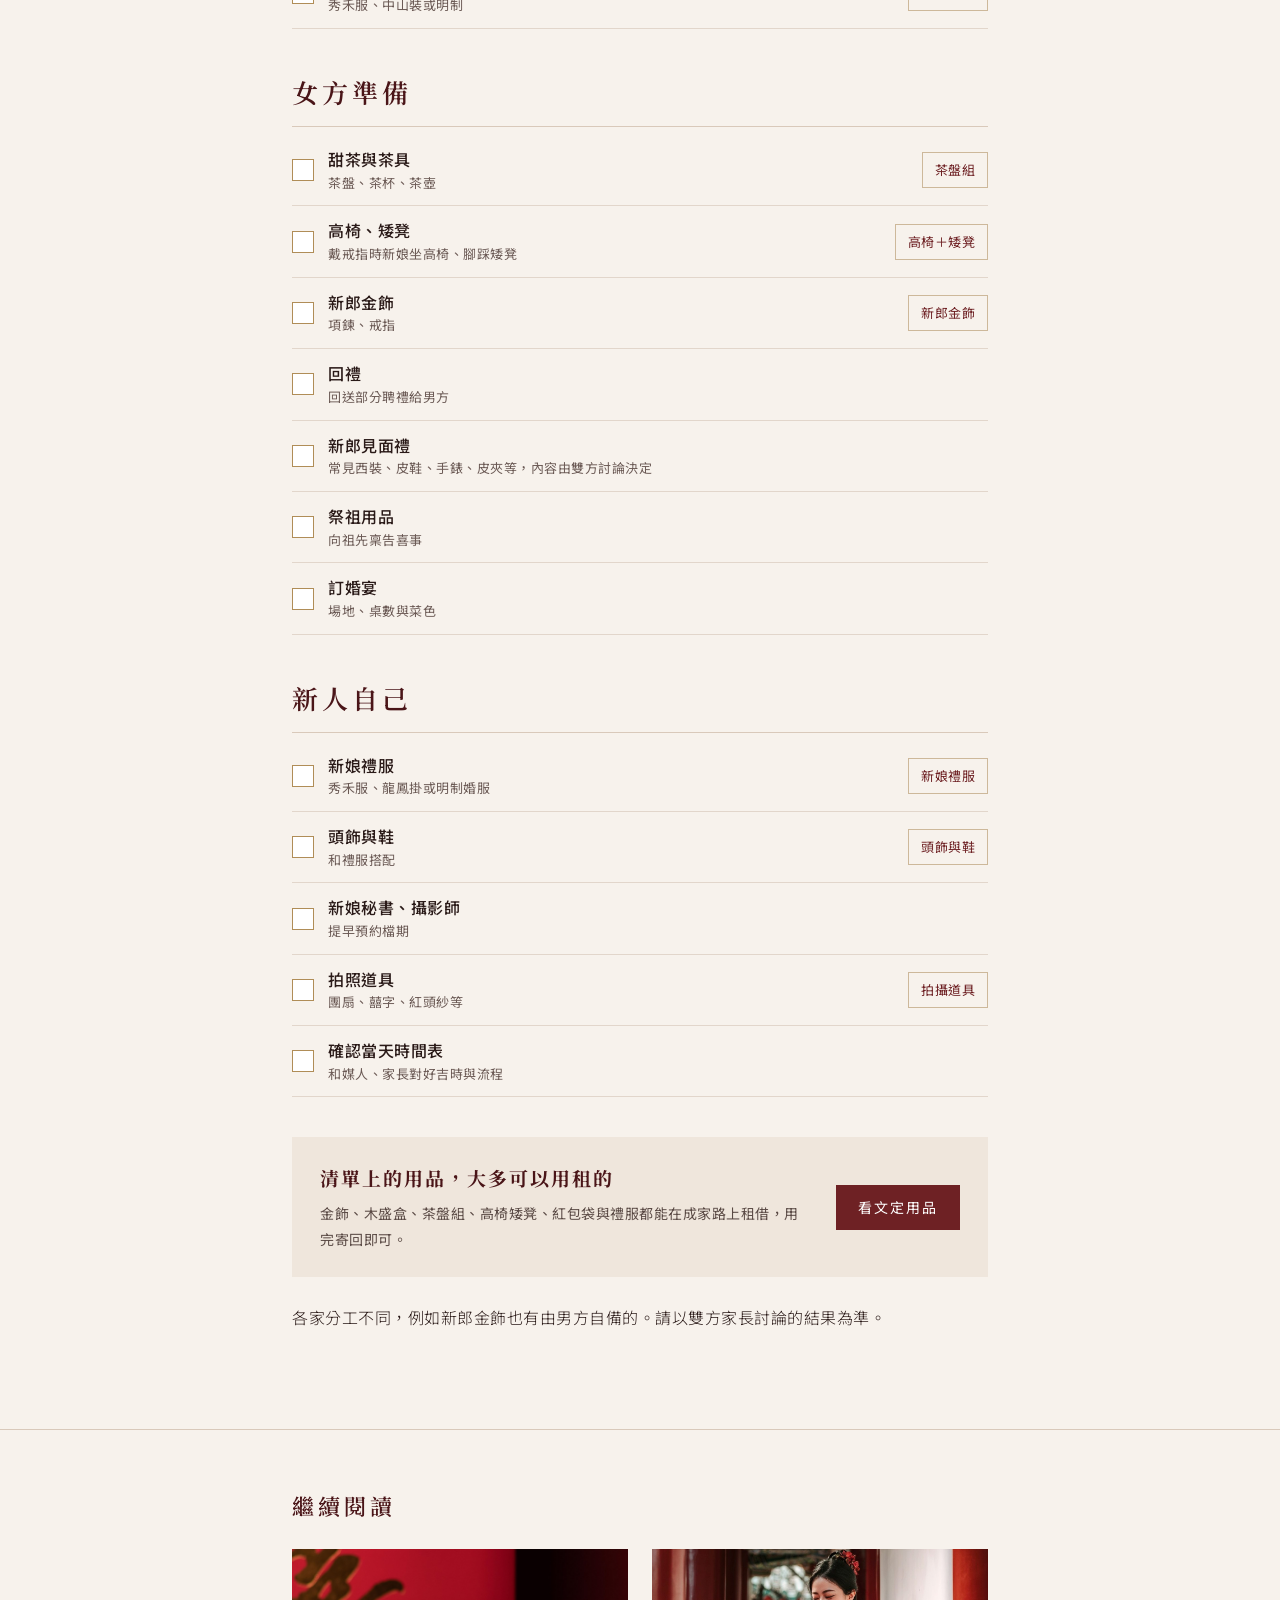
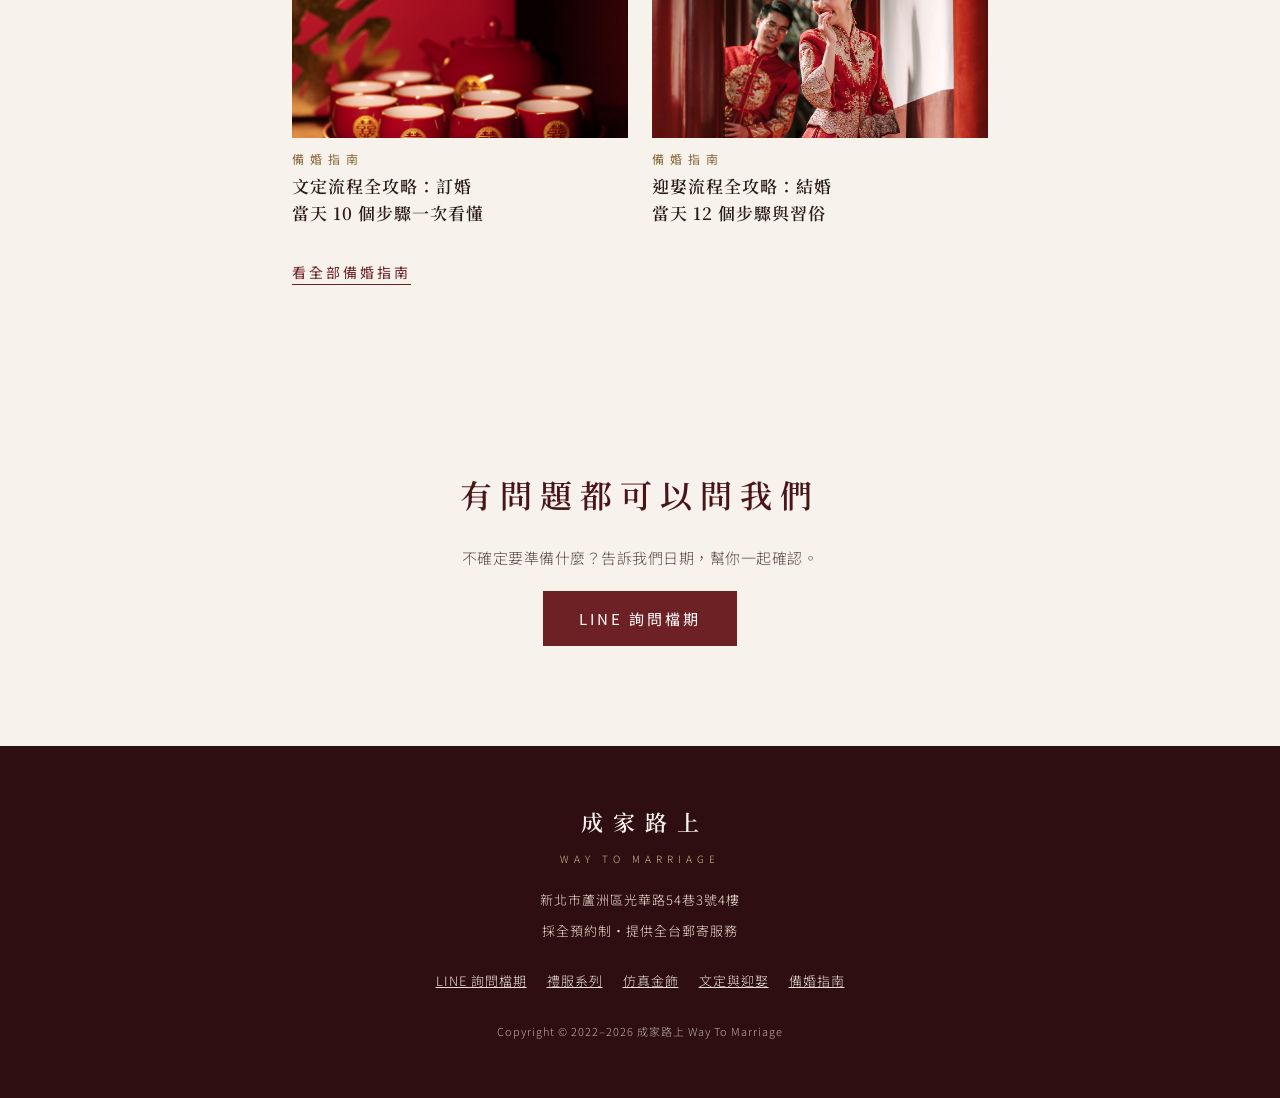
<file: engagement-checklist.html>
<!doctype html>
<html lang="zh-Hant-TW">
<head>
<meta charset="utf-8">
<meta name="viewport" content="width=device-width, initial-scale=1">
<title>文定準備清單：男方、女方各要準備什麼？｜成家路上</title>
<meta name="description" content="文定要準備什麼？聘金、六禮、金飾、木盛盒、甜茶、高椅矮凳……依男方、女方、新人分類整理，可直接勾選的準備清單。">
<link rel="canonical" href="https://www.way-to-marriage.com/engagement-checklist">
<meta property="og:type" content="article">
<meta property="og:locale" content="zh_TW">
<meta property="og:site_name" content="成家路上 Way To Marriage">
<meta property="og:title" content="文定準備清單：男方、女方各要準備什麼？｜成家路上">
<meta property="og:description" content="文定要準備什麼？聘金、六禮、金飾、木盛盒、甜茶、高椅矮凳……依男方、女方、新人分類整理，可直接勾選的準備清單。">
<meta property="og:url" content="https://www.way-to-marriage.com/engagement-checklist">
<meta property="og:image" content="https://www.way-to-marriage.com/images/og-cover-v2.jpg">
<meta property="og:image:width" content="1200">
<meta property="og:image:height" content="630">
<meta property="og:image:alt" content="成家路上 中式禮服・婚禮用品租借">
<meta name="twitter:card" content="summary_large_image">
<meta name="theme-color" content="#4A1518">
<link rel="icon" href="/favicon.ico" sizes="48x48">
<link rel="icon" href="/favicon-32.png" type="image/png" sizes="32x32">
<link rel="apple-touch-icon" href="/apple-touch-icon.png">
<link rel="preconnect" href="https://fonts.googleapis.com">
<link rel="preconnect" href="https://fonts.gstatic.com" crossorigin>
<link href="https://fonts.googleapis.com/css2?family=Noto+Serif+TC:wght@400;600&amp;family=Noto+Sans+TC:wght@300;400;500&amp;display=swap" rel="stylesheet">
<link rel="stylesheet" href="/assets/style.css?v=20261109b">
<script src="/assets/config.js?v=20261109b"></script>
<script>document.documentElement.classList.add('js');setTimeout(function(){if(!window.__reveal)document.documentElement.classList.add('reveal-all')},3000)</script>
<script src="/assets/site.js?v=20261109b" defer></script>
<script type="application/ld+json">{"@context": "https://schema.org", "@type": "Article", "headline": "文定準備清單：男方、女方各要準備什麼？", "description": "文定要準備什麼？聘金、六禮、金飾、木盛盒、甜茶、高椅矮凳……依男方、女方、新人分類整理，可直接勾選的準備清單。", "image": "https://www.way-to-marriage.com/images/cover-engagement-checklist.jpg", "inLanguage": "zh-Hant-TW", "author": {"@type": "Organization", "name": "成家路上 Way To Marriage", "url": "https://www.way-to-marriage.com/"}, "publisher": {"@type": "Organization", "name": "成家路上 Way To Marriage", "logo": {"@type": "ImageObject", "url": "https://www.way-to-marriage.com/icon-512.png"}}, "datePublished": "2026-10-29", "dateModified": "2026-10-29", "mainEntityOfPage": "https://www.way-to-marriage.com/engagement-checklist"}</script>
<script type="application/ld+json">{"@context": "https://schema.org", "@type": "BreadcrumbList", "itemListElement": [{"@type": "ListItem", "position": 1, "name": "首頁", "item": "https://www.way-to-marriage.com/"}, {"@type": "ListItem", "position": 2, "name": "備婚指南", "item": "https://www.way-to-marriage.com/guide"}, {"@type": "ListItem", "position": 3, "name": "文定準備清單", "item": "https://www.way-to-marriage.com/engagement-checklist"}]}</script>
</head>
<body>
<a class="skip" href="#main">跳到主要內容</a>
<header class="site-header">
<div class="bar">
<nav class="nav-left" aria-label="主選單">
<a href="/dress">禮服系列</a>
<a href="/gold">仿真金飾</a>
<a href="/ritual">文定與迎娶</a>
</nav>
<a class="logo" href="/" aria-label="成家路上 首頁"><b>成家路上</b><span>WAY TO MARRIAGE</span></a>
<nav class="nav-right" aria-label="其他連結">
<a href="/guide" aria-current="page">備婚指南</a>
<a href="/#faq">常見問題</a>
<a class="btn btn-sm" href="/line-thanks">詢問檔期</a>
</nav>
<button type="button" class="menu-btn" aria-label="開啟選單" aria-expanded="false" aria-controls="mobile-menu"><svg aria-hidden="true" width="24" height="24" viewBox="0 0 24 24" fill="none" stroke="currentColor" stroke-width="1.5" stroke-linecap="round"><path d="M4 8h16M4 16h16"/></svg></button>
</div>
<nav class="mobile-menu" id="mobile-menu" aria-label="手機選單">
<a href="/">首頁</a>
<a href="/dress">禮服系列</a>
<a href="/gold">仿真金飾</a>
<a href="/ritual">文定與迎娶</a>
<a href="/guide" aria-current="page">備婚指南</a>
<a href="/#process">租借流程</a>
<a href="/#faq">常見問題</a>
</nav>
</header>
<main id="main">
<article>
<header class="page-head article-head">
<span class="crumbs"><a href="/">首頁</a>　／　<a href="/guide">備婚指南</a></span>
<span class="eyebrow">WEDDING GUIDE</span>
<h1>文定準備清單：男方、女方各要準備什麼？</h1>
<div class="rule"></div>
</header>
<img class="article-cover" src="/images/cover-engagement-checklist.jpg" alt="文定用的仿真金飾：項鍊、耳環與手鍊" width="1400" height="788" fetchpriority="high">
<div class="article">

<p class="lede">文定要準備的東西很多，男方、女方各有分工。下面依照誰負責整理成清單，可以直接勾選，勾選紀錄會保存在這台手機或電腦上。</p>
<p class="check-tools"><span id="check-count" aria-live="polite"></span><button type="button" class="text-link" id="check-reset">清除勾選</button></p>
<section class="check-group"><h2>男方準備</h2><ul class="checklist">
<li><input type="checkbox" id="chk-1" data-key="chk-1"><label for="chk-1"><b>聘金（大聘、小聘）</b><span>金額與是否退還，由雙方家長討論</span></label></li>
<li><input type="checkbox" id="chk-2" data-key="chk-2"><label for="chk-2"><b>新娘金飾</b><span>項鍊、耳環、戒指、手鍊</span></label><a class="chip" href="/gold#bride">仿真金飾</a></li>
<li><input type="checkbox" id="chk-3" data-key="chk-3"><label for="chk-3"><b>六禮</b><span>西式喜餅、中式大餅、金飾聘金、頭尾禮、禮香炮燭、六色糖</span></label><a class="chip" href="/ritual#engage">六禮</a></li>
<li><input type="checkbox" id="chk-4" data-key="chk-4"><label for="chk-4"><b>木盛盒</b><span>盛裝、展示聘禮</span></label><a class="chip" href="/ritual#engage">木盛盒</a></li>
<li><input type="checkbox" id="chk-5" data-key="chk-5"><label for="chk-5"><b>聘金首飾盒</b><span>放聘金與金飾</span></label><a class="chip" href="/ritual#engage">聘金首飾盒</a></li>
<li><input type="checkbox" id="chk-6" data-key="chk-6"><label for="chk-6"><b>紅包袋</b><span>大聘、小聘、壓桌禮、頭尾禮</span></label><a class="chip" href="/ritual#engage">紅包袋</a></li>
<li><input type="checkbox" id="chk-7" data-key="chk-7"><label for="chk-7"><b>各式紅包</b><span>開車門、媒人、壓茶甌等</span></label></li>
<li><input type="checkbox" id="chk-8" data-key="chk-8"><label for="chk-8"><b>新郎服裝</b><span>秀禾服、中山裝或明制</span></label><a class="chip" href="/dress#groom">新郎禮服</a></li>
</ul></section><section class="check-group"><h2>女方準備</h2><ul class="checklist">
<li><input type="checkbox" id="chk-9" data-key="chk-9"><label for="chk-9"><b>甜茶與茶具</b><span>茶盤、茶杯、茶壺</span></label><a class="chip" href="/ritual#engage">茶盤組</a></li>
<li><input type="checkbox" id="chk-10" data-key="chk-10"><label for="chk-10"><b>高椅、矮凳</b><span>戴戒指時新娘坐高椅、腳踩矮凳</span></label><a class="chip" href="/ritual#engage">高椅＋矮凳</a></li>
<li><input type="checkbox" id="chk-11" data-key="chk-11"><label for="chk-11"><b>新郎金飾</b><span>項鍊、戒指</span></label><a class="chip" href="/gold#groom">新郎金飾</a></li>
<li><input type="checkbox" id="chk-12" data-key="chk-12"><label for="chk-12"><b>回禮</b><span>回送部分聘禮給男方</span></label></li>
<li><input type="checkbox" id="chk-13" data-key="chk-13"><label for="chk-13"><b>新郎見面禮</b><span>常見西裝、皮鞋、手錶、皮夾等，內容由雙方討論決定</span></label></li>
<li><input type="checkbox" id="chk-14" data-key="chk-14"><label for="chk-14"><b>祭祖用品</b><span>向祖先稟告喜事</span></label></li>
<li><input type="checkbox" id="chk-15" data-key="chk-15"><label for="chk-15"><b>訂婚宴</b><span>場地、桌數與菜色</span></label></li>
</ul></section><section class="check-group"><h2>新人自己</h2><ul class="checklist">
<li><input type="checkbox" id="chk-16" data-key="chk-16"><label for="chk-16"><b>新娘禮服</b><span>秀禾服、龍鳳掛或明制婚服</span></label><a class="chip" href="/dress#bride">新娘禮服</a></li>
<li><input type="checkbox" id="chk-17" data-key="chk-17"><label for="chk-17"><b>頭飾與鞋</b><span>和禮服搭配</span></label><a class="chip" href="/dress#acc">頭飾與鞋</a></li>
<li><input type="checkbox" id="chk-18" data-key="chk-18"><label for="chk-18"><b>新娘秘書、攝影師</b><span>提早預約檔期</span></label></li>
<li><input type="checkbox" id="chk-19" data-key="chk-19"><label for="chk-19"><b>拍照道具</b><span>團扇、囍字、紅頭紗等</span></label><a class="chip" href="/ritual#props">拍攝道具</a></li>
<li><input type="checkbox" id="chk-20" data-key="chk-20"><label for="chk-20"><b>確認當天時間表</b><span>和媒人、家長對好吉時與流程</span></label></li>
</ul></section>

<aside class="callout">
<div><b>清單上的用品，大多可以用租的</b><p>金飾、木盛盒、茶盤組、高椅矮凳、紅包袋與禮服都能在成家路上租借，用完寄回即可。</p></div>
<a class="btn btn-sm" href="/ritual#engage">看文定用品</a>
</aside>

<p class="fineprint">各家分工不同，例如新郎金飾也有由男方自備的。請以雙方家長討論的結果為準。</p>

</div>
</article>
<section class="more-guides" aria-labelledby="more-h">
<div class="more-inner">
<h2 id="more-h">繼續閱讀</h2>
<div class="more-list">
<a class="more-item" href="/engagement-process"><div class="ph"><img src="/images/cover-engagement-process.jpg" alt="文定奉甜茶用的囍字茶盤組" loading="lazy" width="1400" height="788"></div><span><span class="eyebrow">備婚指南</span><b>文定流程全攻略：訂婚當天 10 個步驟一次看懂</b></span></a>
<a class="more-item" href="/wedding-day-process"><div class="ph"><img src="/images/cover-wedding-day.jpg" alt="穿著秀禾服的新人在迎娶當天" loading="lazy" width="1400" height="788"></div><span><span class="eyebrow">備婚指南</span><b>迎娶流程全攻略：結婚當天 12 個步驟與習俗</b></span></a>
</div>
<a class="text-link" href="/guide">看全部備婚指南</a>
</div>
</section>
<section class="cta">
<h2>有問題都可以問我們</h2>
<p>不確定要準備什麼？告訴我們日期，幫你一起確認。</p>
<a class="btn" href="/line-thanks">LINE 詢問檔期</a>
</section>
</main>
<footer class="site-footer">
<span class="f-logo">成家路上</span>
<span class="f-sub">WAY TO MARRIAGE</span>
<span>新北市蘆洲區光華路54巷3號4樓</span>
<span>採全預約制・提供全台郵寄服務</span>
<div class="f-links">
<a href="/line-thanks">LINE 詢問檔期</a>
<a href="/dress">禮服系列</a>
<a href="/gold">仿真金飾</a>
<a href="/ritual">文定與迎娶</a>
<a href="/guide">備婚指南</a>
</div>
<small>Copyright © 2022–2026 成家路上 Way To Marriage</small>
</footer>
<div class="line-bar"><a class="btn" href="/line-thanks">LINE 詢問檔期</a></div>
</body>
</html>
</file>
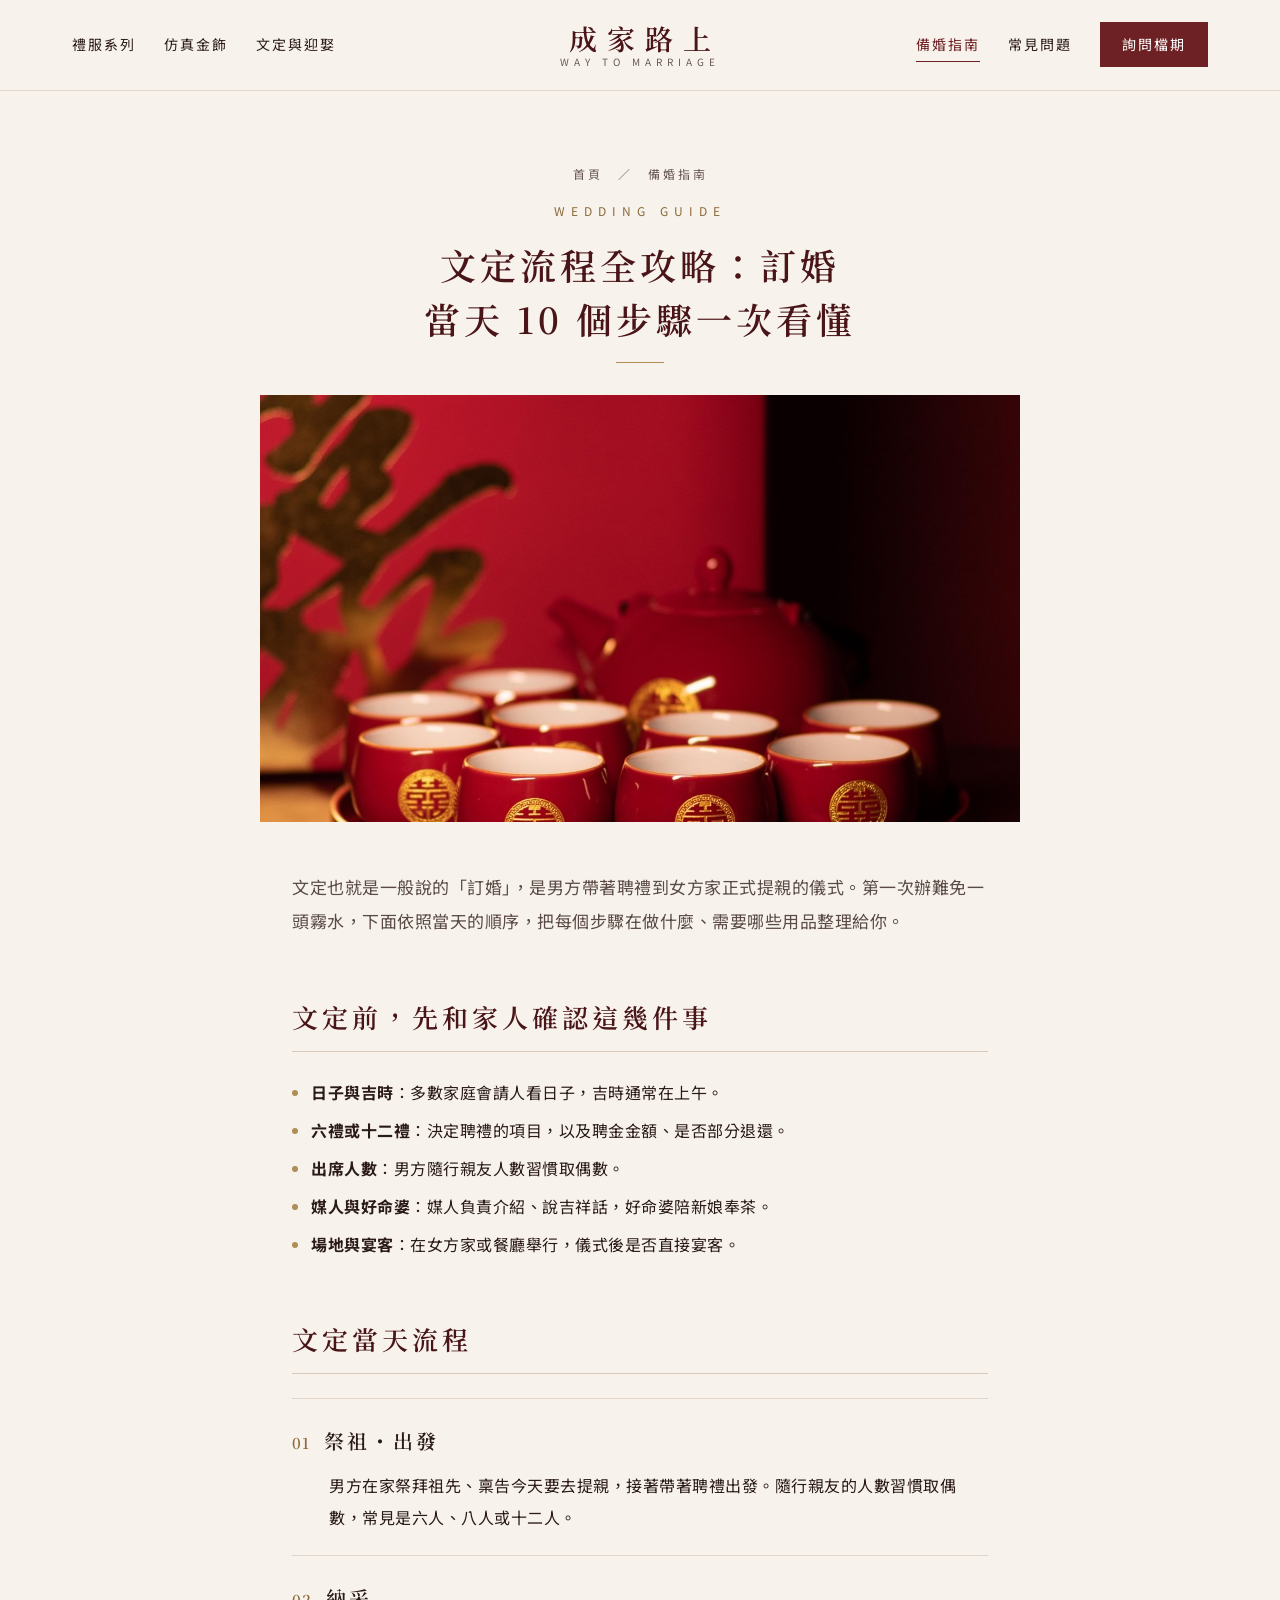
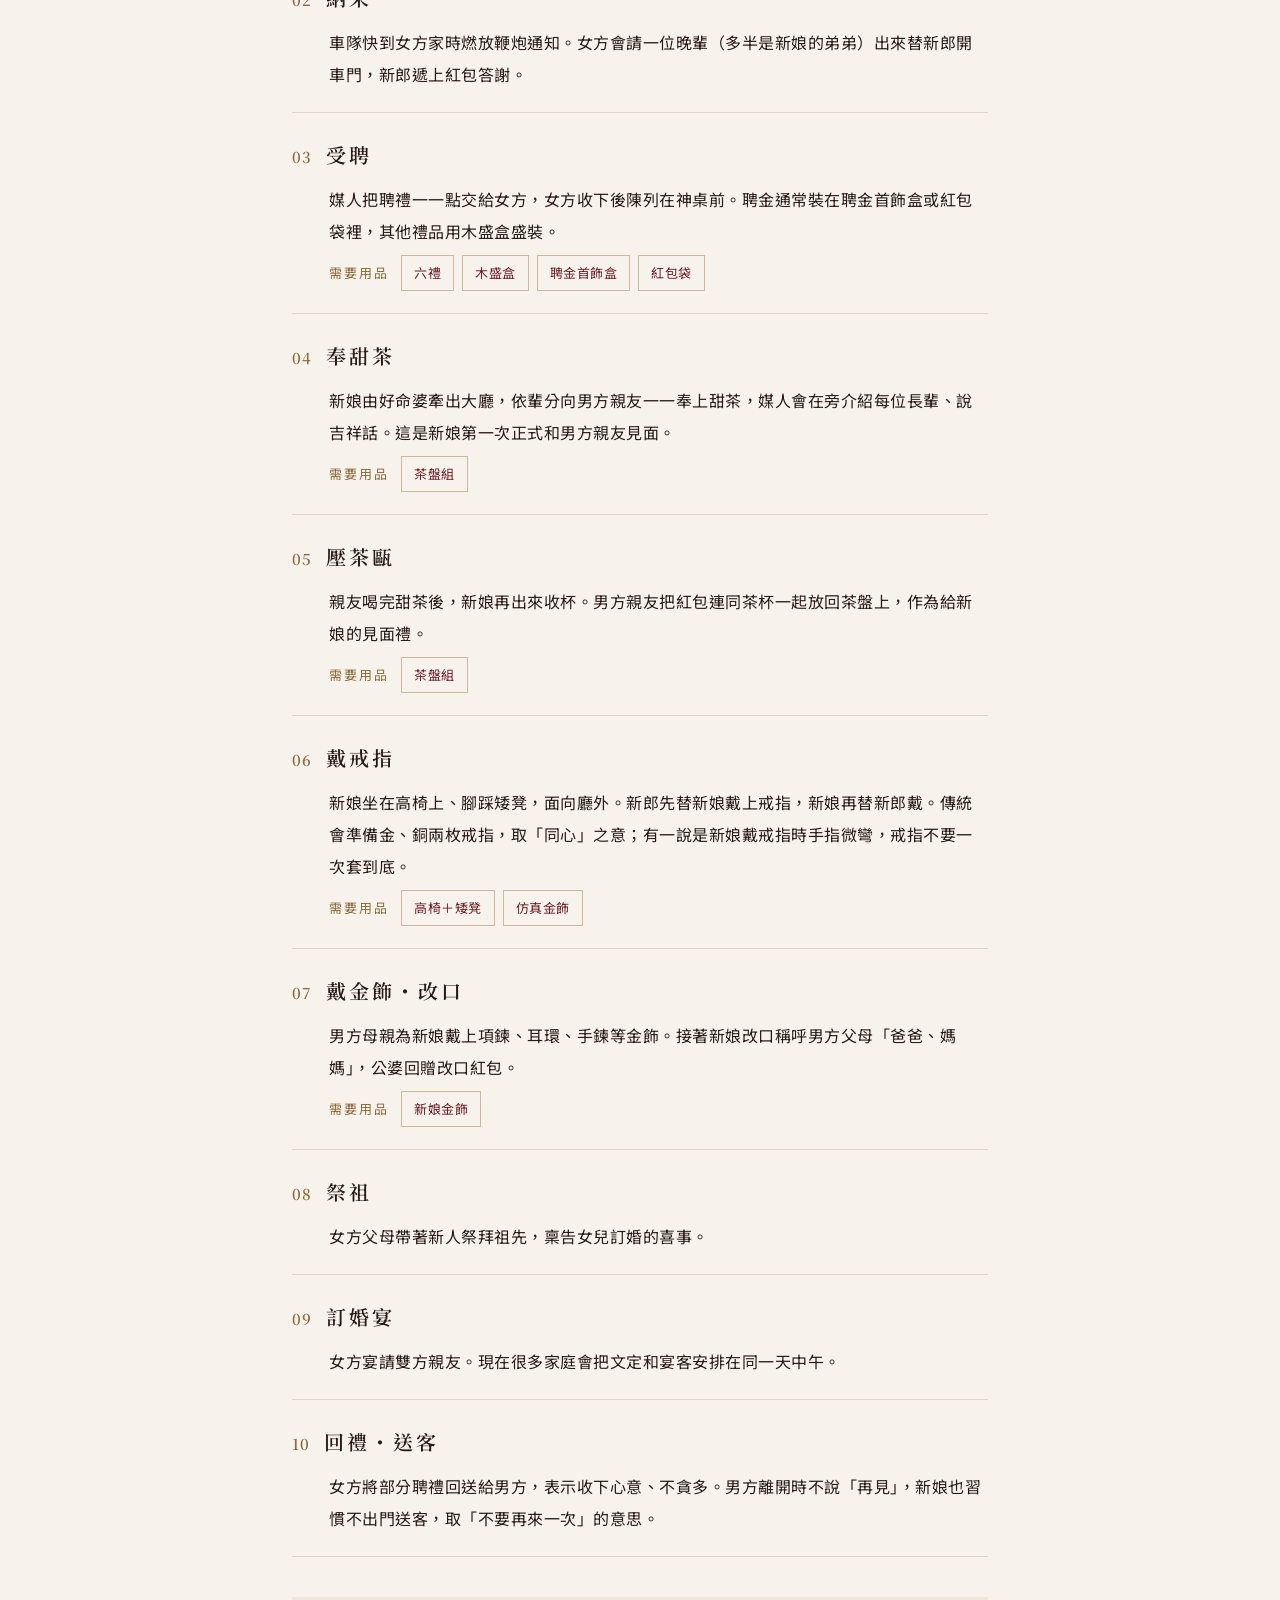
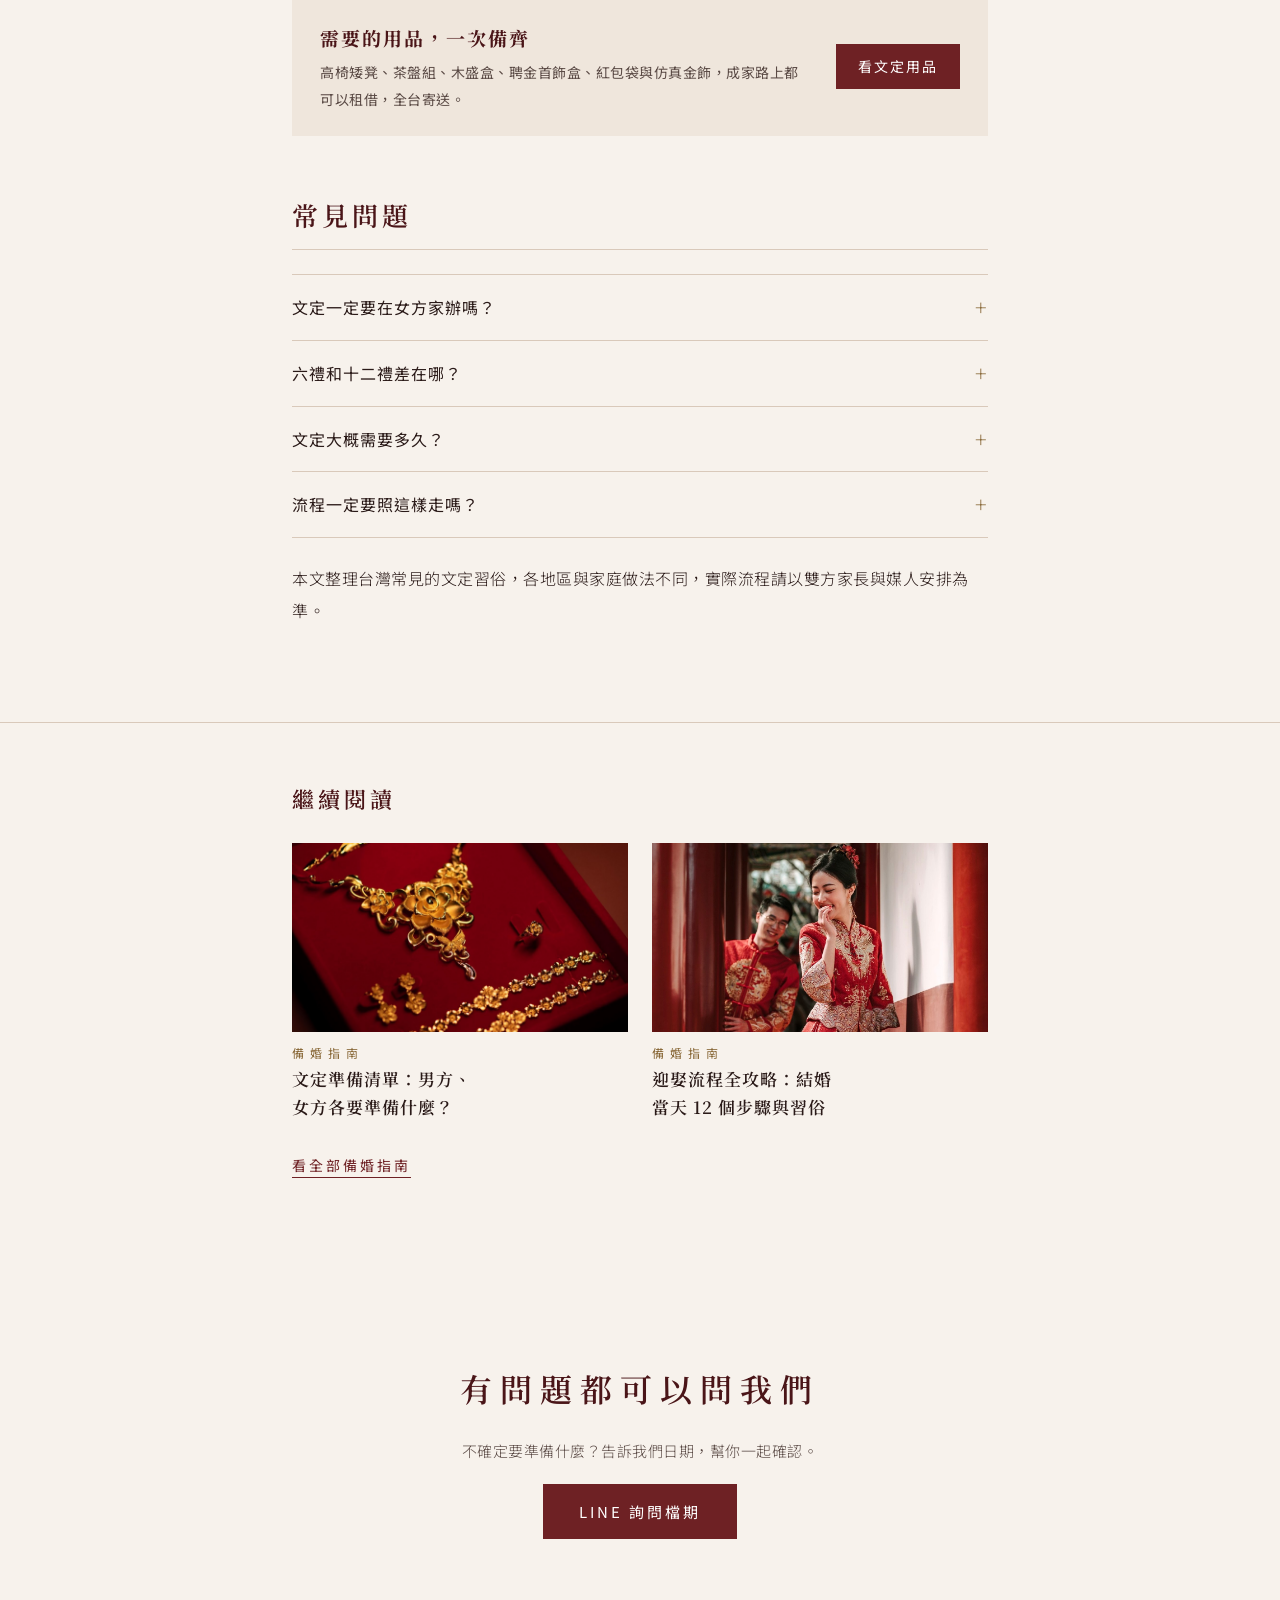
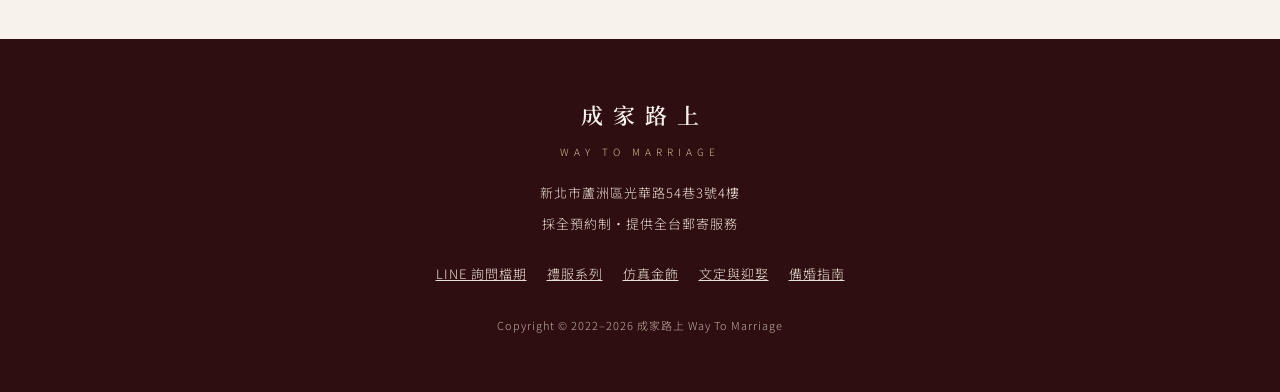
<file: engagement-process.html>
<!doctype html>
<html lang="zh-Hant-TW">
<head>
<meta charset="utf-8">
<meta name="viewport" content="width=device-width, initial-scale=1">
<title>文定流程全攻略：訂婚當天 10 個步驟一次看懂｜成家路上</title>
<meta name="description" content="第一次辦文定（訂婚）不知道從何開始？從納采、受聘、奉甜茶、壓茶甌到戴戒指、祭祖、送客，一步步說明每個環節在做什麼、要準備哪些用品。">
<link rel="canonical" href="https://www.way-to-marriage.com/engagement-process">
<meta property="og:type" content="article">
<meta property="og:locale" content="zh_TW">
<meta property="og:site_name" content="成家路上 Way To Marriage">
<meta property="og:title" content="文定流程全攻略：訂婚當天 10 個步驟一次看懂｜成家路上">
<meta property="og:description" content="第一次辦文定（訂婚）不知道從何開始？從納采、受聘、奉甜茶、壓茶甌到戴戒指、祭祖、送客，一步步說明每個環節在做什麼、要準備哪些用品。">
<meta property="og:url" content="https://www.way-to-marriage.com/engagement-process">
<meta property="og:image" content="https://www.way-to-marriage.com/images/og-cover-v2.jpg">
<meta property="og:image:width" content="1200">
<meta property="og:image:height" content="630">
<meta property="og:image:alt" content="成家路上 中式禮服・婚禮用品租借">
<meta name="twitter:card" content="summary_large_image">
<meta name="theme-color" content="#4A1518">
<link rel="icon" href="/favicon.ico" sizes="48x48">
<link rel="icon" href="/favicon-32.png" type="image/png" sizes="32x32">
<link rel="apple-touch-icon" href="/apple-touch-icon.png">
<link rel="preconnect" href="https://fonts.googleapis.com">
<link rel="preconnect" href="https://fonts.gstatic.com" crossorigin>
<link href="https://fonts.googleapis.com/css2?family=Noto+Serif+TC:wght@400;600&amp;family=Noto+Sans+TC:wght@300;400;500&amp;display=swap" rel="stylesheet">
<link rel="stylesheet" href="/assets/style.css?v=20261109b">
<script src="/assets/config.js?v=20261109b"></script>
<script>document.documentElement.classList.add('js');setTimeout(function(){if(!window.__reveal)document.documentElement.classList.add('reveal-all')},3000)</script>
<script src="/assets/site.js?v=20261109b" defer></script>
<script type="application/ld+json">{"@context": "https://schema.org", "@type": "Article", "headline": "文定流程全攻略：訂婚當天 10 個步驟一次看懂", "description": "第一次辦文定（訂婚）不知道從何開始？從納采、受聘、奉甜茶、壓茶甌到戴戒指、祭祖、送客，一步步說明每個環節在做什麼、要準備哪些用品。", "image": "https://www.way-to-marriage.com/images/cover-engagement-process.jpg", "inLanguage": "zh-Hant-TW", "author": {"@type": "Organization", "name": "成家路上 Way To Marriage", "url": "https://www.way-to-marriage.com/"}, "publisher": {"@type": "Organization", "name": "成家路上 Way To Marriage", "logo": {"@type": "ImageObject", "url": "https://www.way-to-marriage.com/icon-512.png"}}, "datePublished": "2026-10-29", "dateModified": "2026-10-29", "mainEntityOfPage": "https://www.way-to-marriage.com/engagement-process"}</script>
<script type="application/ld+json">{"@context": "https://schema.org", "@type": "BreadcrumbList", "itemListElement": [{"@type": "ListItem", "position": 1, "name": "首頁", "item": "https://www.way-to-marriage.com/"}, {"@type": "ListItem", "position": 2, "name": "備婚指南", "item": "https://www.way-to-marriage.com/guide"}, {"@type": "ListItem", "position": 3, "name": "文定流程全攻略", "item": "https://www.way-to-marriage.com/engagement-process"}]}</script>
<script type="application/ld+json">{"@context": "https://schema.org", "@type": "FAQPage", "mainEntity": [{"@type": "Question", "name": "文定一定要在女方家辦嗎？", "acceptedAnswer": {"@type": "Answer", "text": "傳統上在女方家舉行，但現在也有不少新人選在餐廳或飯店的包廂進行儀式，結束後直接宴客。場地只要有地方擺放聘禮、讓新娘坐高椅即可。"}}, {"@type": "Question", "name": "六禮和十二禮差在哪？", "acceptedAnswer": {"@type": "Answer", "text": "兩者都是男方帶來的聘禮，差別在項目多寡。六禮常見的是西式喜餅、中式大餅、金飾聘金、頭尾禮、禮香炮燭和六色糖；十二禮則是在六禮之外再加上更多禮品，項目依地區而不同。要準備幾禮，通常由雙方家長討論決定。"}}, {"@type": "Question", "name": "文定大概需要多久？", "acceptedAnswer": {"@type": "Answer", "text": "從男方抵達到戴完戒指、祭祖，儀式本身多半在一到兩小時內完成，再加上訂婚宴。吉時通常落在上午，建議提早和媒人、家長確認時間表。"}}, {"@type": "Question", "name": "流程一定要照這樣走嗎？", "acceptedAnswer": {"@type": "Answer", "text": "不一定。習俗依地區、宗教和家庭而不同，也有許多新人會簡化。這篇整理的是台灣常見的做法，實際流程請以雙方家長和媒人的安排為準。"}}]}</script>
</head>
<body>
<a class="skip" href="#main">跳到主要內容</a>
<header class="site-header">
<div class="bar">
<nav class="nav-left" aria-label="主選單">
<a href="/dress">禮服系列</a>
<a href="/gold">仿真金飾</a>
<a href="/ritual">文定與迎娶</a>
</nav>
<a class="logo" href="/" aria-label="成家路上 首頁"><b>成家路上</b><span>WAY TO MARRIAGE</span></a>
<nav class="nav-right" aria-label="其他連結">
<a href="/guide" aria-current="page">備婚指南</a>
<a href="/#faq">常見問題</a>
<a class="btn btn-sm" href="/line-thanks">詢問檔期</a>
</nav>
<button type="button" class="menu-btn" aria-label="開啟選單" aria-expanded="false" aria-controls="mobile-menu"><svg aria-hidden="true" width="24" height="24" viewBox="0 0 24 24" fill="none" stroke="currentColor" stroke-width="1.5" stroke-linecap="round"><path d="M4 8h16M4 16h16"/></svg></button>
</div>
<nav class="mobile-menu" id="mobile-menu" aria-label="手機選單">
<a href="/">首頁</a>
<a href="/dress">禮服系列</a>
<a href="/gold">仿真金飾</a>
<a href="/ritual">文定與迎娶</a>
<a href="/guide" aria-current="page">備婚指南</a>
<a href="/#process">租借流程</a>
<a href="/#faq">常見問題</a>
</nav>
</header>
<main id="main">
<article>
<header class="page-head article-head">
<span class="crumbs"><a href="/">首頁</a>　／　<a href="/guide">備婚指南</a></span>
<span class="eyebrow">WEDDING GUIDE</span>
<h1>文定流程全攻略：訂婚當天 10 個步驟一次看懂</h1>
<div class="rule"></div>
</header>
<img class="article-cover" src="/images/cover-engagement-process.jpg" alt="文定奉甜茶用的囍字茶盤組" width="1400" height="788" fetchpriority="high">
<div class="article">

<p class="lede">文定也就是一般說的「訂婚」，是男方帶著聘禮到女方家正式提親的儀式。第一次辦難免一頭霧水，下面依照當天的順序，把每個步驟在做什麼、需要哪些用品整理給你。</p>

<h2>文定前，先和家人確認這幾件事</h2>
<ul class="dots">
<li><b>日子與吉時</b>：多數家庭會請人看日子，吉時通常在上午。</li>
<li><b>六禮或十二禮</b>：決定聘禮的項目，以及聘金金額、是否部分退還。</li>
<li><b>出席人數</b>：男方隨行親友人數習慣取偶數。</li>
<li><b>媒人與好命婆</b>：媒人負責介紹、說吉祥話，好命婆陪新娘奉茶。</li>
<li><b>場地與宴客</b>：在女方家或餐廳舉行，儀式後是否直接宴客。</li>
</ul>

<h2>文定當天流程</h2>
<ol class="guide-steps">
<li><h3><span class="n">01</span>祭祖・出發</h3><p>男方在家祭拜祖先、稟告今天要去提親，接著帶著聘禮出發。隨行親友的人數習慣取偶數，常見是六人、八人或十二人。</p></li>
<li><h3><span class="n">02</span>納采</h3><p>車隊快到女方家時燃放鞭炮通知。女方會請一位晚輩（多半是新娘的弟弟）出來替新郎開車門，新郎遞上紅包答謝。</p></li>
<li><h3><span class="n">03</span>受聘</h3><p>媒人把聘禮一一點交給女方，女方收下後陳列在神桌前。聘金通常裝在聘金首飾盒或紅包袋裡，其他禮品用木盛盒盛裝。</p><p class="chips"><span>需要用品</span><a class="chip" href="/ritual#engage">六禮</a><a class="chip" href="/ritual#engage">木盛盒</a><a class="chip" href="/ritual#engage">聘金首飾盒</a><a class="chip" href="/ritual#engage">紅包袋</a></p></li>
<li><h3><span class="n">04</span>奉甜茶</h3><p>新娘由好命婆牽出大廳，依輩分向男方親友一一奉上甜茶，媒人會在旁介紹每位長輩、說吉祥話。這是新娘第一次正式和男方親友見面。</p><p class="chips"><span>需要用品</span><a class="chip" href="/ritual#engage">茶盤組</a></p></li>
<li><h3><span class="n">05</span>壓茶甌</h3><p>親友喝完甜茶後，新娘再出來收杯。男方親友把紅包連同茶杯一起放回茶盤上，作為給新娘的見面禮。</p><p class="chips"><span>需要用品</span><a class="chip" href="/ritual#engage">茶盤組</a></p></li>
<li><h3><span class="n">06</span>戴戒指</h3><p>新娘坐在高椅上、腳踩矮凳，面向廳外。新郎先替新娘戴上戒指，新娘再替新郎戴。傳統會準備金、銅兩枚戒指，取「同心」之意；有一說是新娘戴戒指時手指微彎，戒指不要一次套到底。</p><p class="chips"><span>需要用品</span><a class="chip" href="/ritual#engage">高椅＋矮凳</a><a class="chip" href="/gold">仿真金飾</a></p></li>
<li><h3><span class="n">07</span>戴金飾・改口</h3><p>男方母親為新娘戴上項鍊、耳環、手鍊等金飾。接著新娘改口稱呼男方父母「爸爸、媽媽」，公婆回贈改口紅包。</p><p class="chips"><span>需要用品</span><a class="chip" href="/gold#bride">新娘金飾</a></p></li>
<li><h3><span class="n">08</span>祭祖</h3><p>女方父母帶著新人祭拜祖先，稟告女兒訂婚的喜事。</p></li>
<li><h3><span class="n">09</span>訂婚宴</h3><p>女方宴請雙方親友。現在很多家庭會把文定和宴客安排在同一天中午。</p></li>
<li><h3><span class="n">10</span>回禮・送客</h3><p>女方將部分聘禮回送給男方，表示收下心意、不貪多。男方離開時不說「再見」，新娘也習慣不出門送客，取「不要再來一次」的意思。</p></li>
</ol>

<aside class="callout">
<div><b>需要的用品，一次備齊</b><p>高椅矮凳、茶盤組、木盛盒、聘金首飾盒、紅包袋與仿真金飾，成家路上都可以租借，全台寄送。</p></div>
<a class="btn btn-sm" href="/ritual#engage">看文定用品</a>
</aside>

<h2>常見問題</h2>
<div class="faq-in">
<details><summary>文定一定要在女方家辦嗎？</summary><p>傳統上在女方家舉行，但現在也有不少新人選在餐廳或飯店的包廂進行儀式，結束後直接宴客。場地只要有地方擺放聘禮、讓新娘坐高椅即可。</p></details>
<details><summary>六禮和十二禮差在哪？</summary><p>兩者都是男方帶來的聘禮，差別在項目多寡。六禮常見的是西式喜餅、中式大餅、金飾聘金、頭尾禮、禮香炮燭和六色糖；十二禮則是在六禮之外再加上更多禮品，項目依地區而不同。要準備幾禮，通常由雙方家長討論決定。</p></details>
<details><summary>文定大概需要多久？</summary><p>從男方抵達到戴完戒指、祭祖，儀式本身多半在一到兩小時內完成，再加上訂婚宴。吉時通常落在上午，建議提早和媒人、家長確認時間表。</p></details>
<details><summary>流程一定要照這樣走嗎？</summary><p>不一定。習俗依地區、宗教和家庭而不同，也有許多新人會簡化。這篇整理的是台灣常見的做法，實際流程請以雙方家長和媒人的安排為準。</p></details>
</div>

<p class="fineprint">本文整理台灣常見的文定習俗，各地區與家庭做法不同，實際流程請以雙方家長與媒人安排為準。</p>

</div>
</article>
<section class="more-guides" aria-labelledby="more-h">
<div class="more-inner">
<h2 id="more-h">繼續閱讀</h2>
<div class="more-list">
<a class="more-item" href="/engagement-checklist"><div class="ph"><img src="/images/cover-engagement-checklist.jpg" alt="文定用的仿真金飾：項鍊、耳環與手鍊" loading="lazy" width="1400" height="788"></div><span><span class="eyebrow">備婚指南</span><b>文定準備清單：男方、女方各要準備什麼？</b></span></a>
<a class="more-item" href="/wedding-day-process"><div class="ph"><img src="/images/cover-wedding-day.jpg" alt="穿著秀禾服的新人在迎娶當天" loading="lazy" width="1400" height="788"></div><span><span class="eyebrow">備婚指南</span><b>迎娶流程全攻略：結婚當天 12 個步驟與習俗</b></span></a>
</div>
<a class="text-link" href="/guide">看全部備婚指南</a>
</div>
</section>
<section class="cta">
<h2>有問題都可以問我們</h2>
<p>不確定要準備什麼？告訴我們日期，幫你一起確認。</p>
<a class="btn" href="/line-thanks">LINE 詢問檔期</a>
</section>
</main>
<footer class="site-footer">
<span class="f-logo">成家路上</span>
<span class="f-sub">WAY TO MARRIAGE</span>
<span>新北市蘆洲區光華路54巷3號4樓</span>
<span>採全預約制・提供全台郵寄服務</span>
<div class="f-links">
<a href="/line-thanks">LINE 詢問檔期</a>
<a href="/dress">禮服系列</a>
<a href="/gold">仿真金飾</a>
<a href="/ritual">文定與迎娶</a>
<a href="/guide">備婚指南</a>
</div>
<small>Copyright © 2022–2026 成家路上 Way To Marriage</small>
</footer>
<div class="line-bar"><a class="btn" href="/line-thanks">LINE 詢問檔期</a></div>
</body>
</html>
</file>
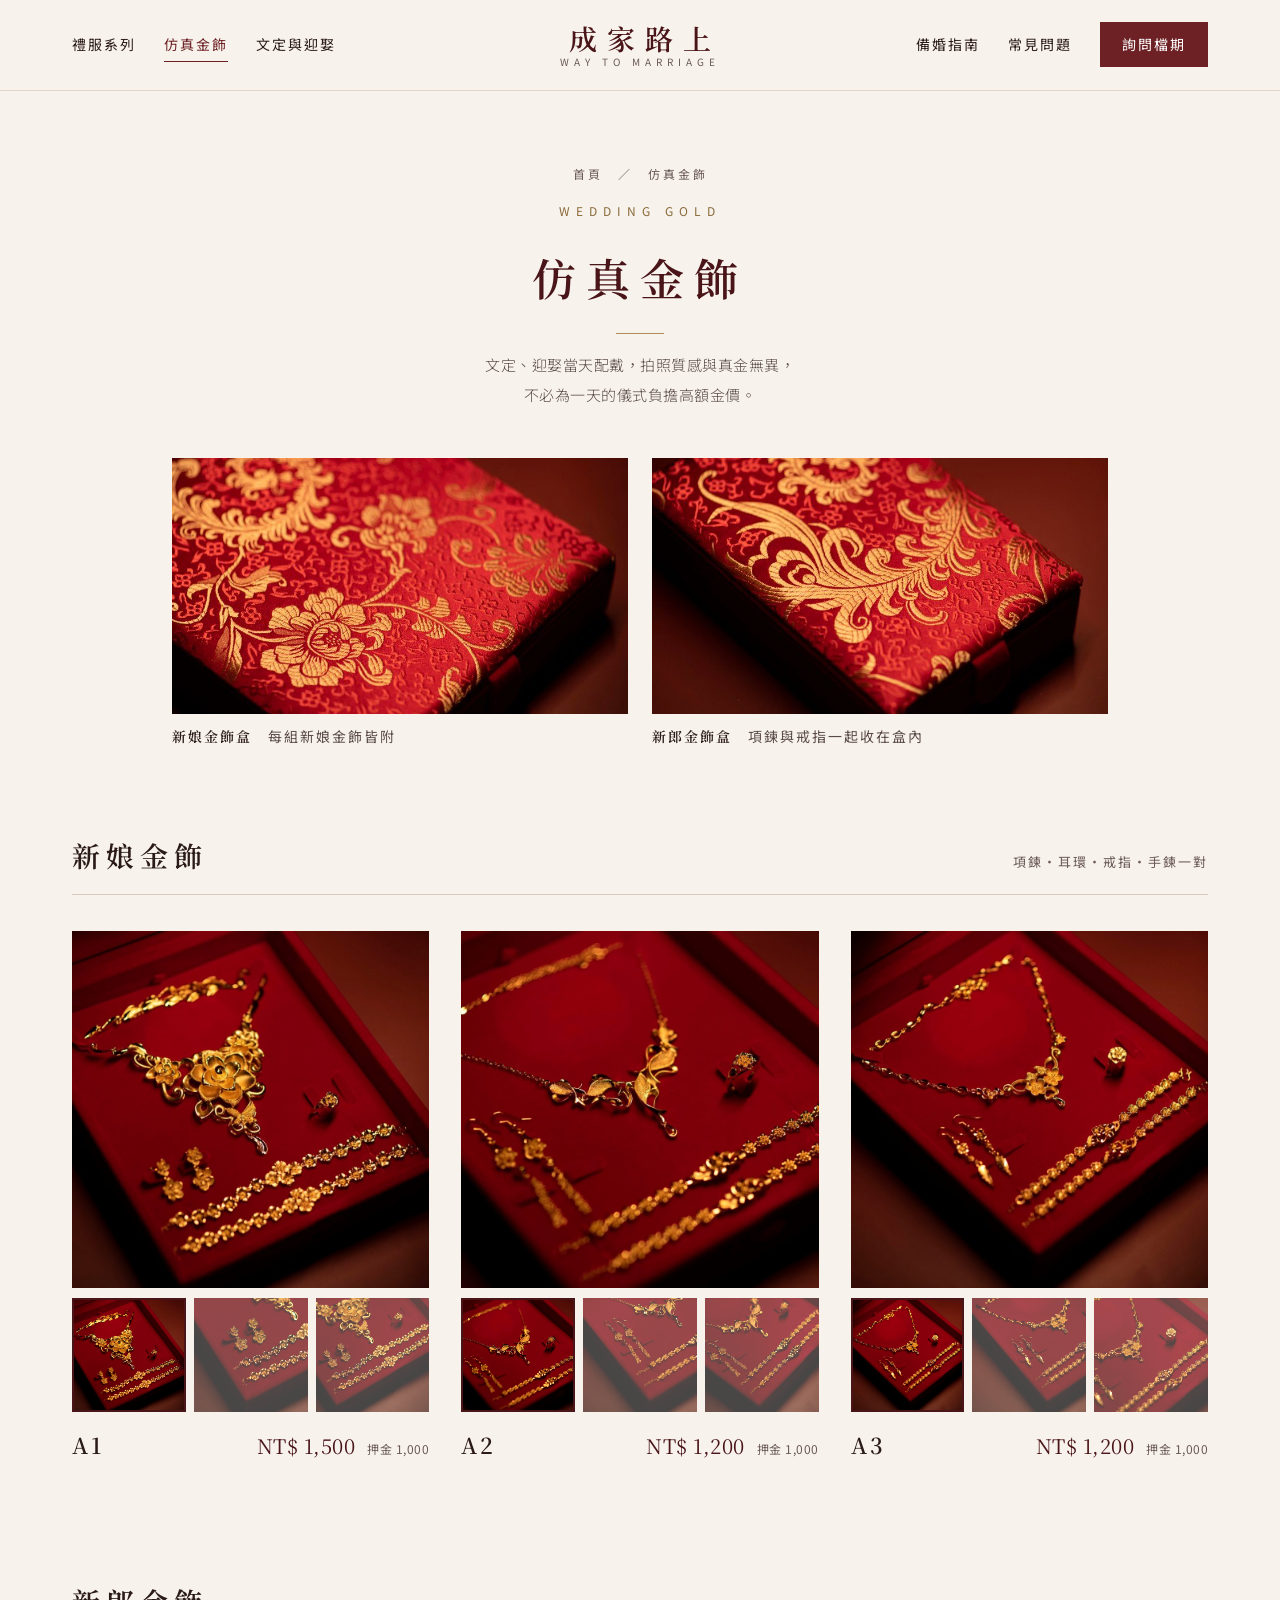
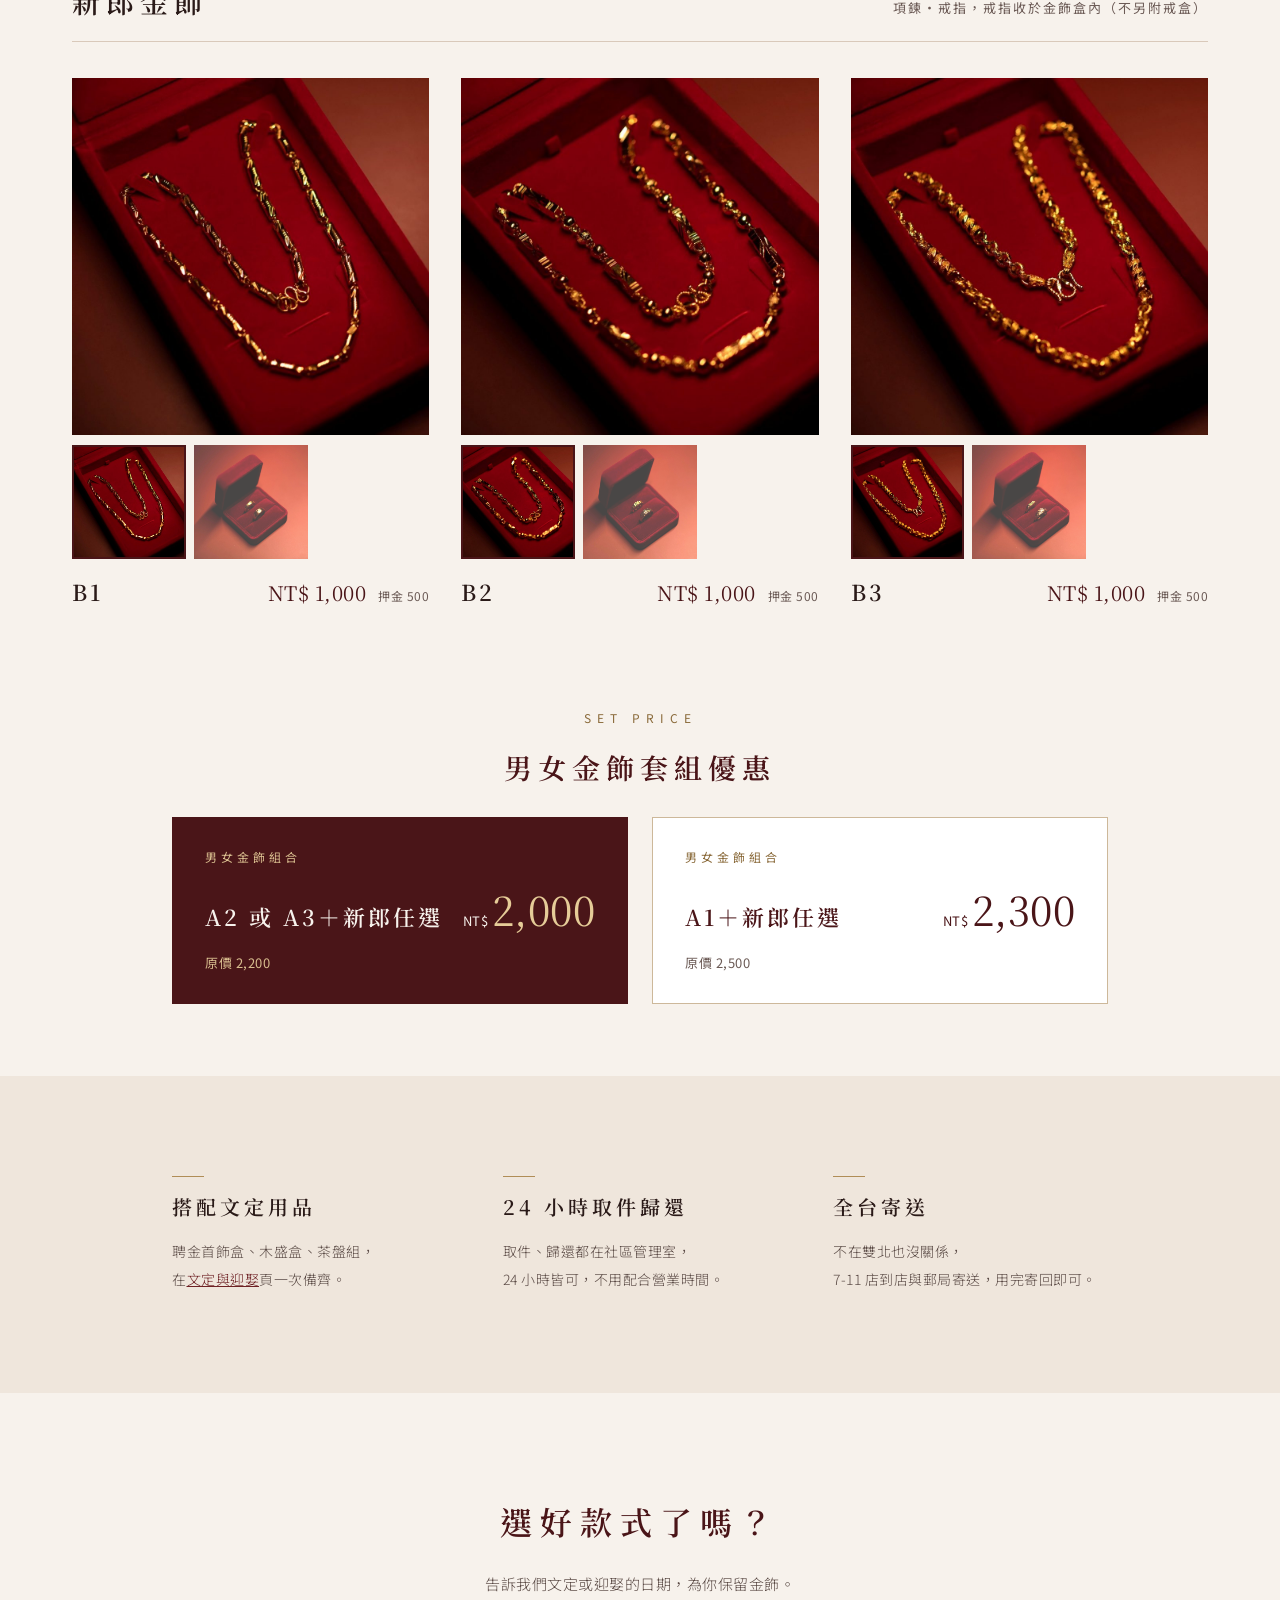
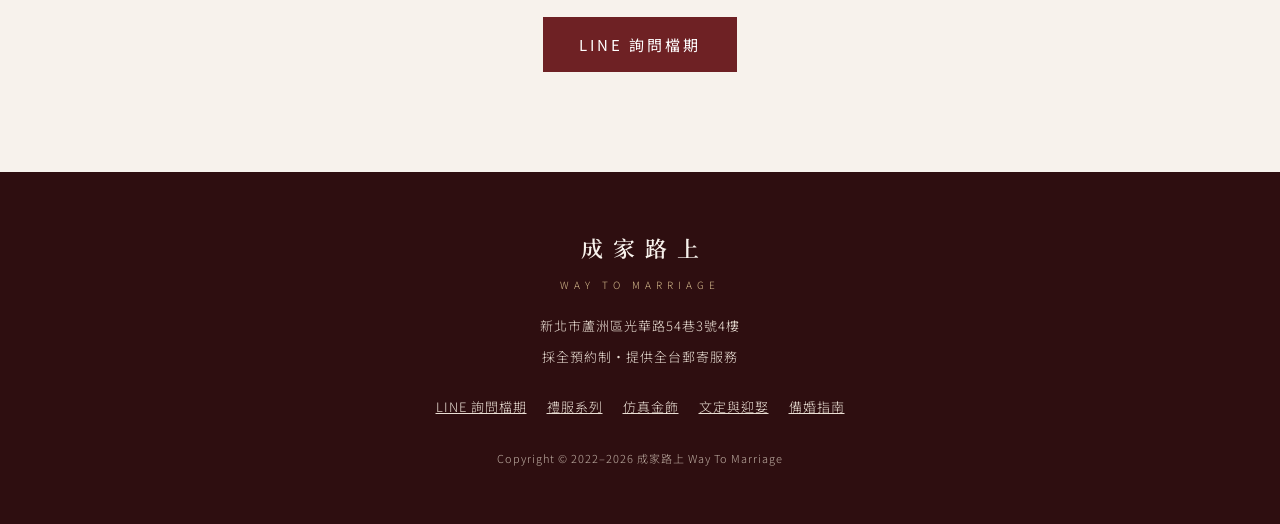
<file: gold.html>
<!doctype html>
<html lang="zh-Hant-TW">
<head>
<meta charset="utf-8">
<meta name="viewport" content="width=device-width, initial-scale=1">
<title>仿真金飾租借｜文定迎娶金飾組・男女套組 NT$2,000 起｜成家路上</title>
<meta name="description" content="文定、迎娶用仿真金飾租借：新娘金飾 A1–A3、新郎金飾 B1–B3，附刺繡金飾盒，男女套組 NT$2,000 起。">
<link rel="canonical" href="https://www.way-to-marriage.com/gold">
<meta property="og:type" content="website">
<meta property="og:locale" content="zh_TW">
<meta property="og:site_name" content="成家路上 Way To Marriage">
<meta property="og:title" content="仿真金飾租借｜文定迎娶金飾組・男女套組 NT$2,000 起｜成家路上">
<meta property="og:description" content="文定、迎娶用仿真金飾租借：新娘金飾 A1–A3、新郎金飾 B1–B3，附刺繡金飾盒，男女套組 NT$2,000 起。">
<meta property="og:url" content="https://www.way-to-marriage.com/gold">
<meta property="og:image" content="https://www.way-to-marriage.com/images/og-cover-v2.jpg">
<meta property="og:image:width" content="1200">
<meta property="og:image:height" content="630">
<meta property="og:image:alt" content="成家路上 中式禮服・婚禮用品租借">
<meta name="twitter:card" content="summary_large_image">
<meta name="theme-color" content="#4A1518">
<link rel="icon" href="/favicon.ico" sizes="48x48">
<link rel="icon" href="/favicon-32.png" type="image/png" sizes="32x32">
<link rel="apple-touch-icon" href="/apple-touch-icon.png">
<link rel="preconnect" href="https://fonts.googleapis.com">
<link rel="preconnect" href="https://fonts.gstatic.com" crossorigin>
<link href="https://fonts.googleapis.com/css2?family=Noto+Serif+TC:wght@400;600&amp;family=Noto+Sans+TC:wght@300;400;500&amp;display=swap" rel="stylesheet">
<link rel="stylesheet" href="/assets/style.css?v=20261109b">
<script src="/assets/config.js?v=20261109b"></script>
<script>document.documentElement.classList.add('js');setTimeout(function(){if(!window.__reveal)document.documentElement.classList.add('reveal-all')},3000)</script>
<script src="/assets/site.js?v=20261109b" defer></script>
</head>
<body>
<a class="skip" href="#main">跳到主要內容</a>
<header class="site-header">
<div class="bar">
<nav class="nav-left" aria-label="主選單">
<a href="/dress">禮服系列</a>
<a href="/gold" aria-current="page">仿真金飾</a>
<a href="/ritual">文定與迎娶</a>
</nav>
<a class="logo" href="/" aria-label="成家路上 首頁"><b>成家路上</b><span>WAY TO MARRIAGE</span></a>
<nav class="nav-right" aria-label="其他連結">
<a href="/guide">備婚指南</a>
<a href="/#faq">常見問題</a>
<a class="btn btn-sm" href="/line-thanks">詢問檔期</a>
</nav>
<button type="button" class="menu-btn" aria-label="開啟選單" aria-expanded="false" aria-controls="mobile-menu"><svg aria-hidden="true" width="24" height="24" viewBox="0 0 24 24" fill="none" stroke="currentColor" stroke-width="1.5" stroke-linecap="round"><path d="M4 8h16M4 16h16"/></svg></button>
</div>
<nav class="mobile-menu" id="mobile-menu" aria-label="手機選單">
<a href="/">首頁</a>
<a href="/dress">禮服系列</a>
<a href="/gold" aria-current="page">仿真金飾</a>
<a href="/ritual">文定與迎娶</a>
<a href="/guide">備婚指南</a>
<a href="/#process">租借流程</a>
<a href="/#faq">常見問題</a>
</nav>
</header>
<main id="main">
<section class="page-head">
<span class="crumbs"><a href="/">首頁</a>　／　仿真金飾</span>
<span class="eyebrow">WEDDING GOLD</span>
<h1>仿真金飾</h1>
<div class="rule"></div>
<p class="body-text">文定、迎娶當天配戴，拍照質感與真金無異，<br>不必為一天的儀式負擔高額金價。</p>
</section>

<section class="boxes">
<figure><img src="/images/gold-box-bride.jpg" alt="新娘金飾盒" loading="lazy" width="1000" height="563"><figcaption><b>新娘金飾盒</b>　每組新娘金飾皆附</figcaption></figure>
<figure><img src="/images/gold-box-groom.jpg" alt="新郎金飾盒" loading="lazy" width="1000" height="563"><figcaption><b>新郎金飾盒</b>　項鍊與戒指一起收在盒內</figcaption></figure>
</section>

<section class="wrap cat" id="bride">
<div class="cat-head"><h2>新娘金飾</h2><span>項鍊・耳環・戒指・手鍊一對</span></div>
<div class="grid grid-320">
<article class="item gallery">
<img class="main" src="/images/gold-a1-1.jpg" alt="A1 金飾組" loading="lazy" width="900" height="900">
<div class="thumbs">
<button type="button" aria-label="A1 第 1 張" aria-pressed="true" data-src="/images/gold-a1-1.jpg"><img src="/images/gold-a1-1.jpg" alt="" loading="lazy" width="300" height="300"></button>
<button type="button" aria-label="A1 第 2 張" aria-pressed="false" data-src="/images/gold-a1-2.jpg"><img src="/images/gold-a1-2.jpg" alt="" loading="lazy" width="300" height="300"></button>
<button type="button" aria-label="A1 第 3 張" aria-pressed="false" data-src="/images/gold-a1-3.jpg"><img src="/images/gold-a1-3.jpg" alt="" loading="lazy" width="300" height="300"></button>
</div>
<div class="gold-row"><h3>A1</h3><span><span class="p">NT$ 1,500</span><span class="d">押金 1,000</span></span></div>
</article>
<article class="item gallery">
<img class="main" src="/images/gold-a2-1.jpg" alt="A2 金飾組" loading="lazy" width="900" height="900">
<div class="thumbs">
<button type="button" aria-label="A2 第 1 張" aria-pressed="true" data-src="/images/gold-a2-1.jpg"><img src="/images/gold-a2-1.jpg" alt="" loading="lazy" width="300" height="300"></button>
<button type="button" aria-label="A2 第 2 張" aria-pressed="false" data-src="/images/gold-a2-2.jpg"><img src="/images/gold-a2-2.jpg" alt="" loading="lazy" width="300" height="300"></button>
<button type="button" aria-label="A2 第 3 張" aria-pressed="false" data-src="/images/gold-a2-3.jpg"><img src="/images/gold-a2-3.jpg" alt="" loading="lazy" width="300" height="300"></button>
</div>
<div class="gold-row"><h3>A2</h3><span><span class="p">NT$ 1,200</span><span class="d">押金 1,000</span></span></div>
</article>
<article class="item gallery">
<img class="main" src="/images/gold-a3-1.jpg" alt="A3 金飾組" loading="lazy" width="900" height="900">
<div class="thumbs">
<button type="button" aria-label="A3 第 1 張" aria-pressed="true" data-src="/images/gold-a3-1.jpg"><img src="/images/gold-a3-1.jpg" alt="" loading="lazy" width="300" height="300"></button>
<button type="button" aria-label="A3 第 2 張" aria-pressed="false" data-src="/images/gold-a3-2.jpg"><img src="/images/gold-a3-2.jpg" alt="" loading="lazy" width="300" height="300"></button>
<button type="button" aria-label="A3 第 3 張" aria-pressed="false" data-src="/images/gold-a3-3.jpg"><img src="/images/gold-a3-3.jpg" alt="" loading="lazy" width="300" height="300"></button>
</div>
<div class="gold-row"><h3>A3</h3><span><span class="p">NT$ 1,200</span><span class="d">押金 1,000</span></span></div>
</article>
</div>
</section>

<section class="wrap cat" id="groom">
<div class="cat-head"><h2>新郎金飾</h2><span>項鍊・戒指，戒指收於金飾盒內（不另附戒盒）</span></div>
<div class="grid grid-320">
<article class="item gallery">
<img class="main" src="/images/gold-b1-1.jpg" alt="B1 金飾組" loading="lazy" width="900" height="900">
<div class="thumbs">
<button type="button" aria-label="B1 第 1 張" aria-pressed="true" data-src="/images/gold-b1-1.jpg"><img src="/images/gold-b1-1.jpg" alt="" loading="lazy" width="300" height="300"></button>
<button type="button" aria-label="B1 第 2 張" aria-pressed="false" data-src="/images/gold-b1-2.jpg"><img src="/images/gold-b1-2.jpg" alt="" loading="lazy" width="300" height="300"></button>
</div>
<div class="gold-row"><h3>B1</h3><span><span class="p">NT$ 1,000</span><span class="d">押金 500</span></span></div>
</article>
<article class="item gallery">
<img class="main" src="/images/gold-b2-1.jpg" alt="B2 金飾組" loading="lazy" width="900" height="900">
<div class="thumbs">
<button type="button" aria-label="B2 第 1 張" aria-pressed="true" data-src="/images/gold-b2-1.jpg"><img src="/images/gold-b2-1.jpg" alt="" loading="lazy" width="300" height="300"></button>
<button type="button" aria-label="B2 第 2 張" aria-pressed="false" data-src="/images/gold-b2-2.jpg"><img src="/images/gold-b2-2.jpg" alt="" loading="lazy" width="300" height="300"></button>
</div>
<div class="gold-row"><h3>B2</h3><span><span class="p">NT$ 1,000</span><span class="d">押金 500</span></span></div>
</article>
<article class="item gallery">
<img class="main" src="/images/gold-b3-1.jpg" alt="B3 金飾組" loading="lazy" width="900" height="900">
<div class="thumbs">
<button type="button" aria-label="B3 第 1 張" aria-pressed="true" data-src="/images/gold-b3-1.jpg"><img src="/images/gold-b3-1.jpg" alt="" loading="lazy" width="300" height="300"></button>
<button type="button" aria-label="B3 第 2 張" aria-pressed="false" data-src="/images/gold-b3-2.jpg"><img src="/images/gold-b3-2.jpg" alt="" loading="lazy" width="300" height="300"></button>
</div>
<div class="gold-row"><h3>B3</h3><span><span class="p">NT$ 1,000</span><span class="d">押金 500</span></span></div>
</article>
</div>
</section>

<section class="combo" id="combo">
<div class="sec-head"><span class="eyebrow">SET PRICE</span><h2>男女金飾套組優惠</h2></div>
<div class="combo-grid">
<div class="combo-card dark"><span class="k">男女金飾組合</span><div class="row"><h3>A2 或 A3＋新郎任選</h3><span><small>NT$ </small><b>2,000</b></span></div><span class="orig">原價 2,200</span></div>
<div class="combo-card"><span class="k">男女金飾組合</span><div class="row"><h3>A1＋新郎任選</h3><span style="color:var(--wine)"><small>NT$ </small><b>2,300</b></span></div><span class="orig">原價 2,500</span></div>
</div>
</section>

<section class="band">
<div class="wrap" style="max-width:1000px">
<div class="props3">
<div class="prop"><div class="rule"></div><h3>搭配文定用品</h3><p>聘金首飾盒、木盛盒、茶盤組，<br>在<a href="/ritual">文定與迎娶</a>頁一次備齊。</p></div>
<div class="prop"><div class="rule"></div><h3>24 小時取件歸還</h3><p>取件、歸還都在社區管理室，<br>24 小時皆可，不用配合營業時間。</p></div>
<div class="prop"><div class="rule"></div><h3>全台寄送</h3><p>不在雙北也沒關係，<br>7-11 店到店與郵局寄送，用完寄回即可。</p></div>
</div>
</div>
</section>

<section class="cta">
<h2>選好款式了嗎？</h2>
<p>告訴我們文定或迎娶的日期，為你保留金飾。</p>
<a class="btn" href="/line-thanks">LINE 詢問檔期</a>
</section>
</main>
<footer class="site-footer">
<span class="f-logo">成家路上</span>
<span class="f-sub">WAY TO MARRIAGE</span>
<span>新北市蘆洲區光華路54巷3號4樓</span>
<span>採全預約制・提供全台郵寄服務</span>
<div class="f-links">
<a href="/line-thanks">LINE 詢問檔期</a>
<a href="/dress">禮服系列</a>
<a href="/gold">仿真金飾</a>
<a href="/ritual">文定與迎娶</a>
<a href="/guide">備婚指南</a>
</div>
<small>Copyright © 2022–2026 成家路上 Way To Marriage</small>
</footer>
<div class="line-bar"><a class="btn" href="/line-thanks">LINE 詢問檔期</a></div>
</body>
</html>
</file>
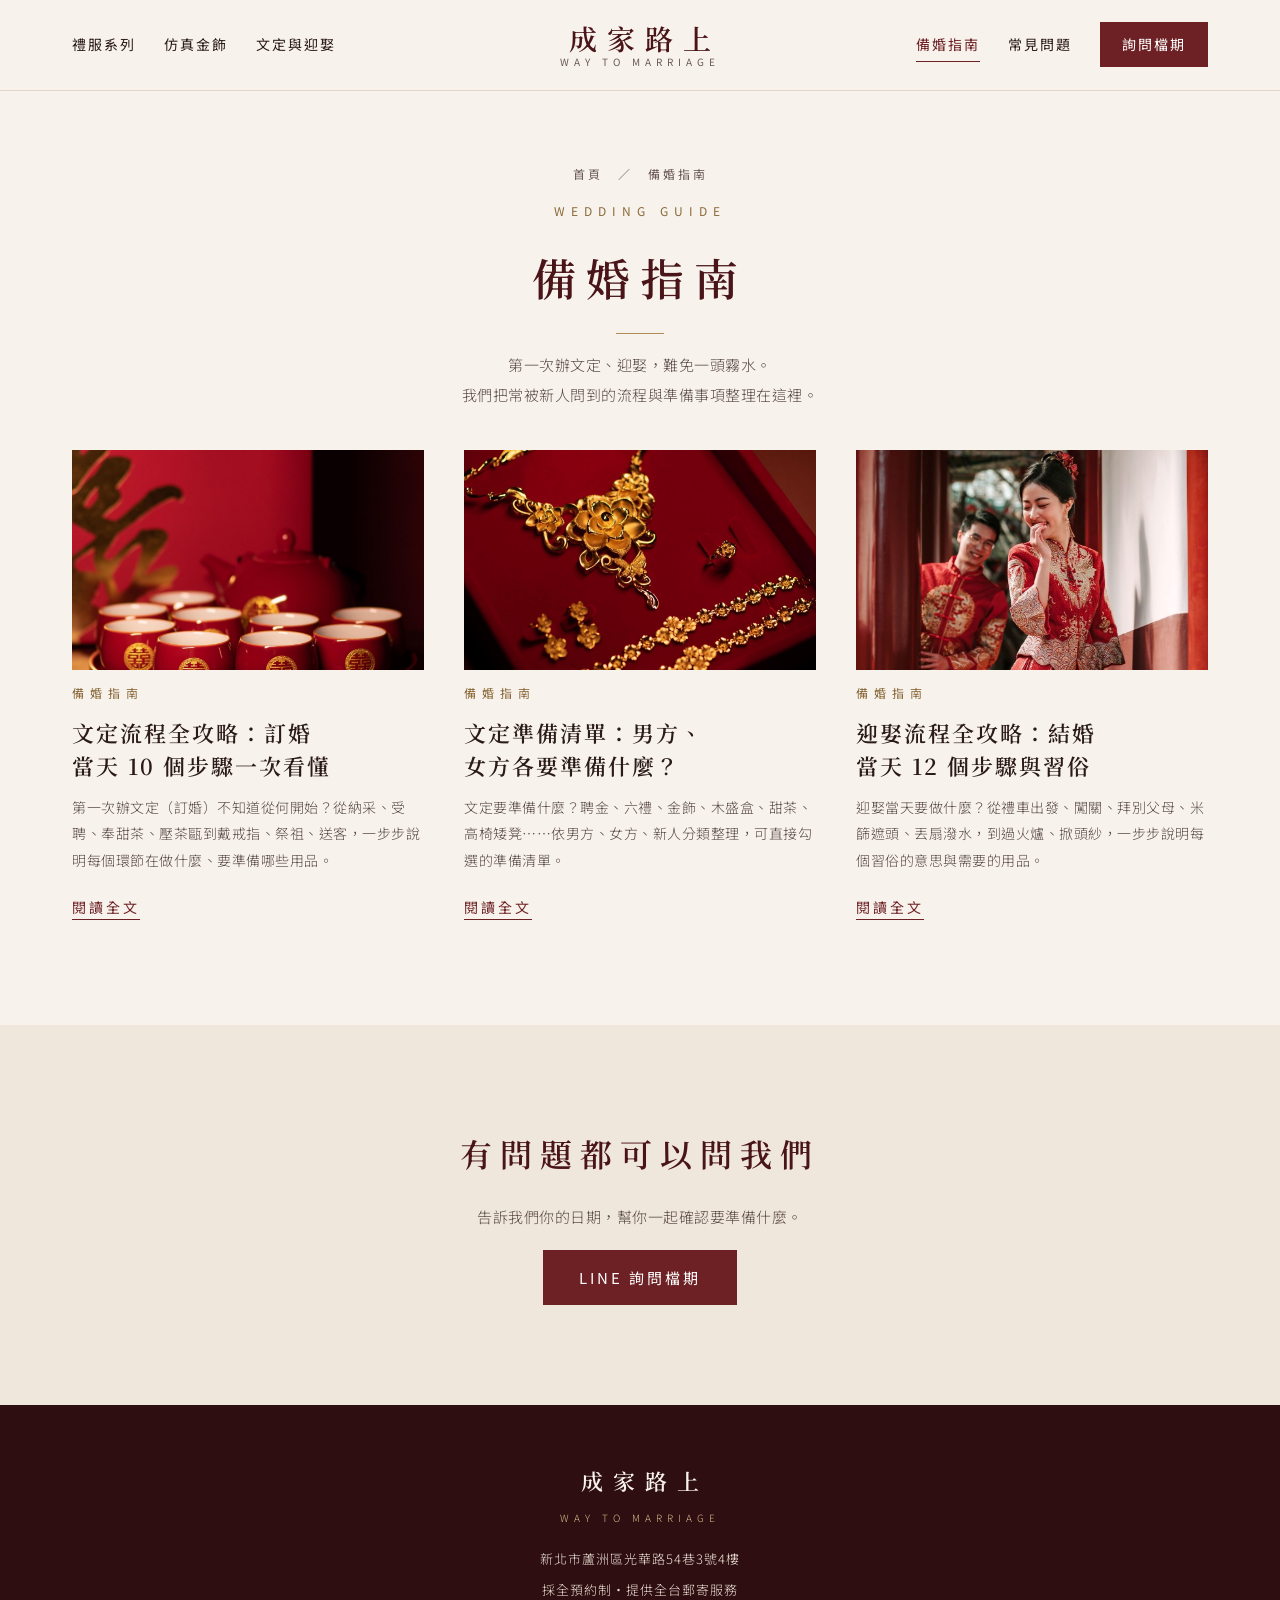
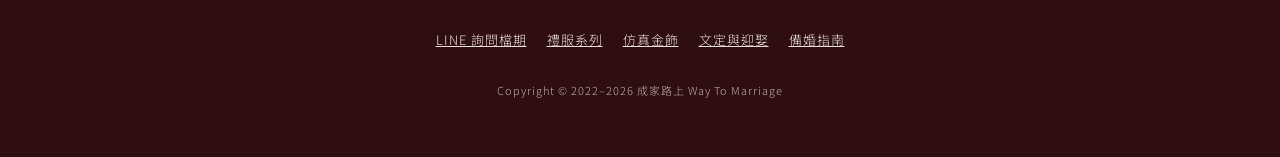
<file: guide.html>
<!doctype html>
<html lang="zh-Hant-TW">
<head>
<meta charset="utf-8">
<meta name="viewport" content="width=device-width, initial-scale=1">
<title>備婚指南｜文定流程、準備清單｜成家路上</title>
<meta name="description" content="第一次辦文定、迎娶不知道從何開始？成家路上整理文定流程、準備清單等備婚知識，幫新人一次搞懂。">
<link rel="canonical" href="https://www.way-to-marriage.com/guide">
<meta property="og:type" content="website">
<meta property="og:locale" content="zh_TW">
<meta property="og:site_name" content="成家路上 Way To Marriage">
<meta property="og:title" content="備婚指南｜文定流程、準備清單｜成家路上">
<meta property="og:description" content="第一次辦文定、迎娶不知道從何開始？成家路上整理文定流程、準備清單等備婚知識，幫新人一次搞懂。">
<meta property="og:url" content="https://www.way-to-marriage.com/guide">
<meta property="og:image" content="https://www.way-to-marriage.com/images/og-cover-v2.jpg">
<meta property="og:image:width" content="1200">
<meta property="og:image:height" content="630">
<meta property="og:image:alt" content="成家路上 中式禮服・婚禮用品租借">
<meta name="twitter:card" content="summary_large_image">
<meta name="theme-color" content="#4A1518">
<link rel="icon" href="/favicon.ico" sizes="48x48">
<link rel="icon" href="/favicon-32.png" type="image/png" sizes="32x32">
<link rel="apple-touch-icon" href="/apple-touch-icon.png">
<link rel="preconnect" href="https://fonts.googleapis.com">
<link rel="preconnect" href="https://fonts.gstatic.com" crossorigin>
<link href="https://fonts.googleapis.com/css2?family=Noto+Serif+TC:wght@400;600&amp;family=Noto+Sans+TC:wght@300;400;500&amp;display=swap" rel="stylesheet">
<link rel="stylesheet" href="/assets/style.css?v=20261109b">
<script src="/assets/config.js?v=20261109b"></script>
<script>document.documentElement.classList.add('js');setTimeout(function(){if(!window.__reveal)document.documentElement.classList.add('reveal-all')},3000)</script>
<script src="/assets/site.js?v=20261109b" defer></script>
</head>
<body>
<a class="skip" href="#main">跳到主要內容</a>
<header class="site-header">
<div class="bar">
<nav class="nav-left" aria-label="主選單">
<a href="/dress">禮服系列</a>
<a href="/gold">仿真金飾</a>
<a href="/ritual">文定與迎娶</a>
</nav>
<a class="logo" href="/" aria-label="成家路上 首頁"><b>成家路上</b><span>WAY TO MARRIAGE</span></a>
<nav class="nav-right" aria-label="其他連結">
<a href="/guide" aria-current="page">備婚指南</a>
<a href="/#faq">常見問題</a>
<a class="btn btn-sm" href="/line-thanks">詢問檔期</a>
</nav>
<button type="button" class="menu-btn" aria-label="開啟選單" aria-expanded="false" aria-controls="mobile-menu"><svg aria-hidden="true" width="24" height="24" viewBox="0 0 24 24" fill="none" stroke="currentColor" stroke-width="1.5" stroke-linecap="round"><path d="M4 8h16M4 16h16"/></svg></button>
</div>
<nav class="mobile-menu" id="mobile-menu" aria-label="手機選單">
<a href="/">首頁</a>
<a href="/dress">禮服系列</a>
<a href="/gold">仿真金飾</a>
<a href="/ritual">文定與迎娶</a>
<a href="/guide" aria-current="page">備婚指南</a>
<a href="/#process">租借流程</a>
<a href="/#faq">常見問題</a>
</nav>
</header>
<main id="main">
<section class="page-head">
<span class="crumbs"><a href="/">首頁</a>　／　備婚指南</span>
<span class="eyebrow">WEDDING GUIDE</span>
<h1>備婚指南</h1>
<div class="rule"></div>
<p class="body-text">第一次辦文定、迎娶，難免一頭霧水。<br>我們把常被新人問到的流程與準備事項整理在這裡。</p>
</section>
<section class="wrap" style="padding-bottom:96px">
<div class="guide-cards">
<a class="guide-card" href="/engagement-process"><div class="ph"><img src="/images/cover-engagement-process.jpg" alt="文定奉甜茶用的囍字茶盤組" loading="lazy" width="1400" height="788"></div><span class="eyebrow">備婚指南</span><h3>文定流程全攻略：訂婚當天 10 個步驟一次看懂</h3><p>第一次辦文定（訂婚）不知道從何開始？從納采、受聘、奉甜茶、壓茶甌到戴戒指、祭祖、送客，一步步說明每個環節在做什麼、要準備哪些用品。</p><span class="text-link">閱讀全文</span></a>
<a class="guide-card" href="/engagement-checklist"><div class="ph"><img src="/images/cover-engagement-checklist.jpg" alt="文定用的仿真金飾：項鍊、耳環與手鍊" loading="lazy" width="1400" height="788"></div><span class="eyebrow">備婚指南</span><h3>文定準備清單：男方、女方各要準備什麼？</h3><p>文定要準備什麼？聘金、六禮、金飾、木盛盒、甜茶、高椅矮凳……依男方、女方、新人分類整理，可直接勾選的準備清單。</p><span class="text-link">閱讀全文</span></a>
<a class="guide-card" href="/wedding-day-process"><div class="ph"><img src="/images/cover-wedding-day.jpg" alt="穿著秀禾服的新人在迎娶當天" loading="lazy" width="1400" height="788"></div><span class="eyebrow">備婚指南</span><h3>迎娶流程全攻略：結婚當天 12 個步驟與習俗</h3><p>迎娶當天要做什麼？從禮車出發、闖關、拜別父母、米篩遮頭、丟扇潑水，到過火爐、掀頭紗，一步步說明每個習俗的意思與需要的用品。</p><span class="text-link">閱讀全文</span></a>
</div>
</section>
<section class="cta tinted">
<h2>有問題都可以問我們</h2>
<p>告訴我們你的日期，幫你一起確認要準備什麼。</p>
<a class="btn" href="/line-thanks">LINE 詢問檔期</a>
</section>
</main>
<footer class="site-footer">
<span class="f-logo">成家路上</span>
<span class="f-sub">WAY TO MARRIAGE</span>
<span>新北市蘆洲區光華路54巷3號4樓</span>
<span>採全預約制・提供全台郵寄服務</span>
<div class="f-links">
<a href="/line-thanks">LINE 詢問檔期</a>
<a href="/dress">禮服系列</a>
<a href="/gold">仿真金飾</a>
<a href="/ritual">文定與迎娶</a>
<a href="/guide">備婚指南</a>
</div>
<small>Copyright © 2022–2026 成家路上 Way To Marriage</small>
</footer>
<div class="line-bar"><a class="btn" href="/line-thanks">LINE 詢問檔期</a></div>
</body>
</html>
</file>
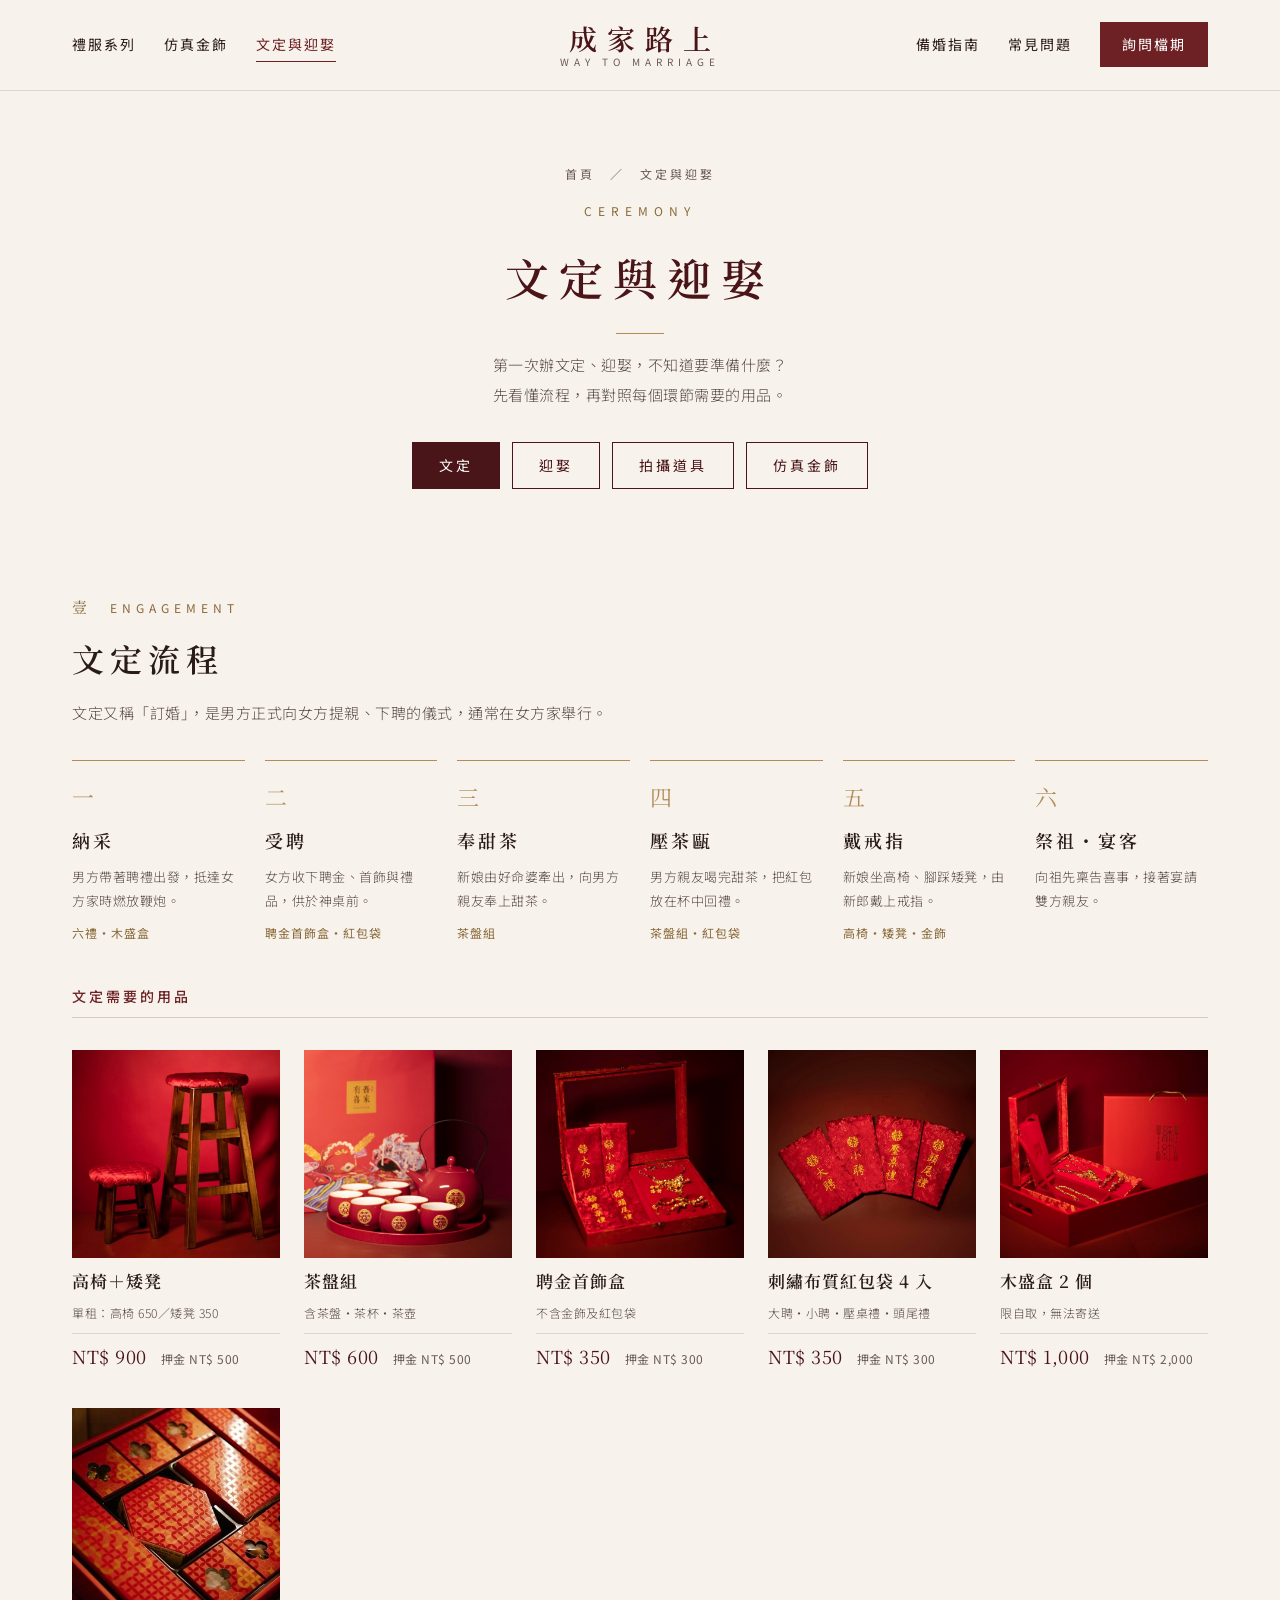
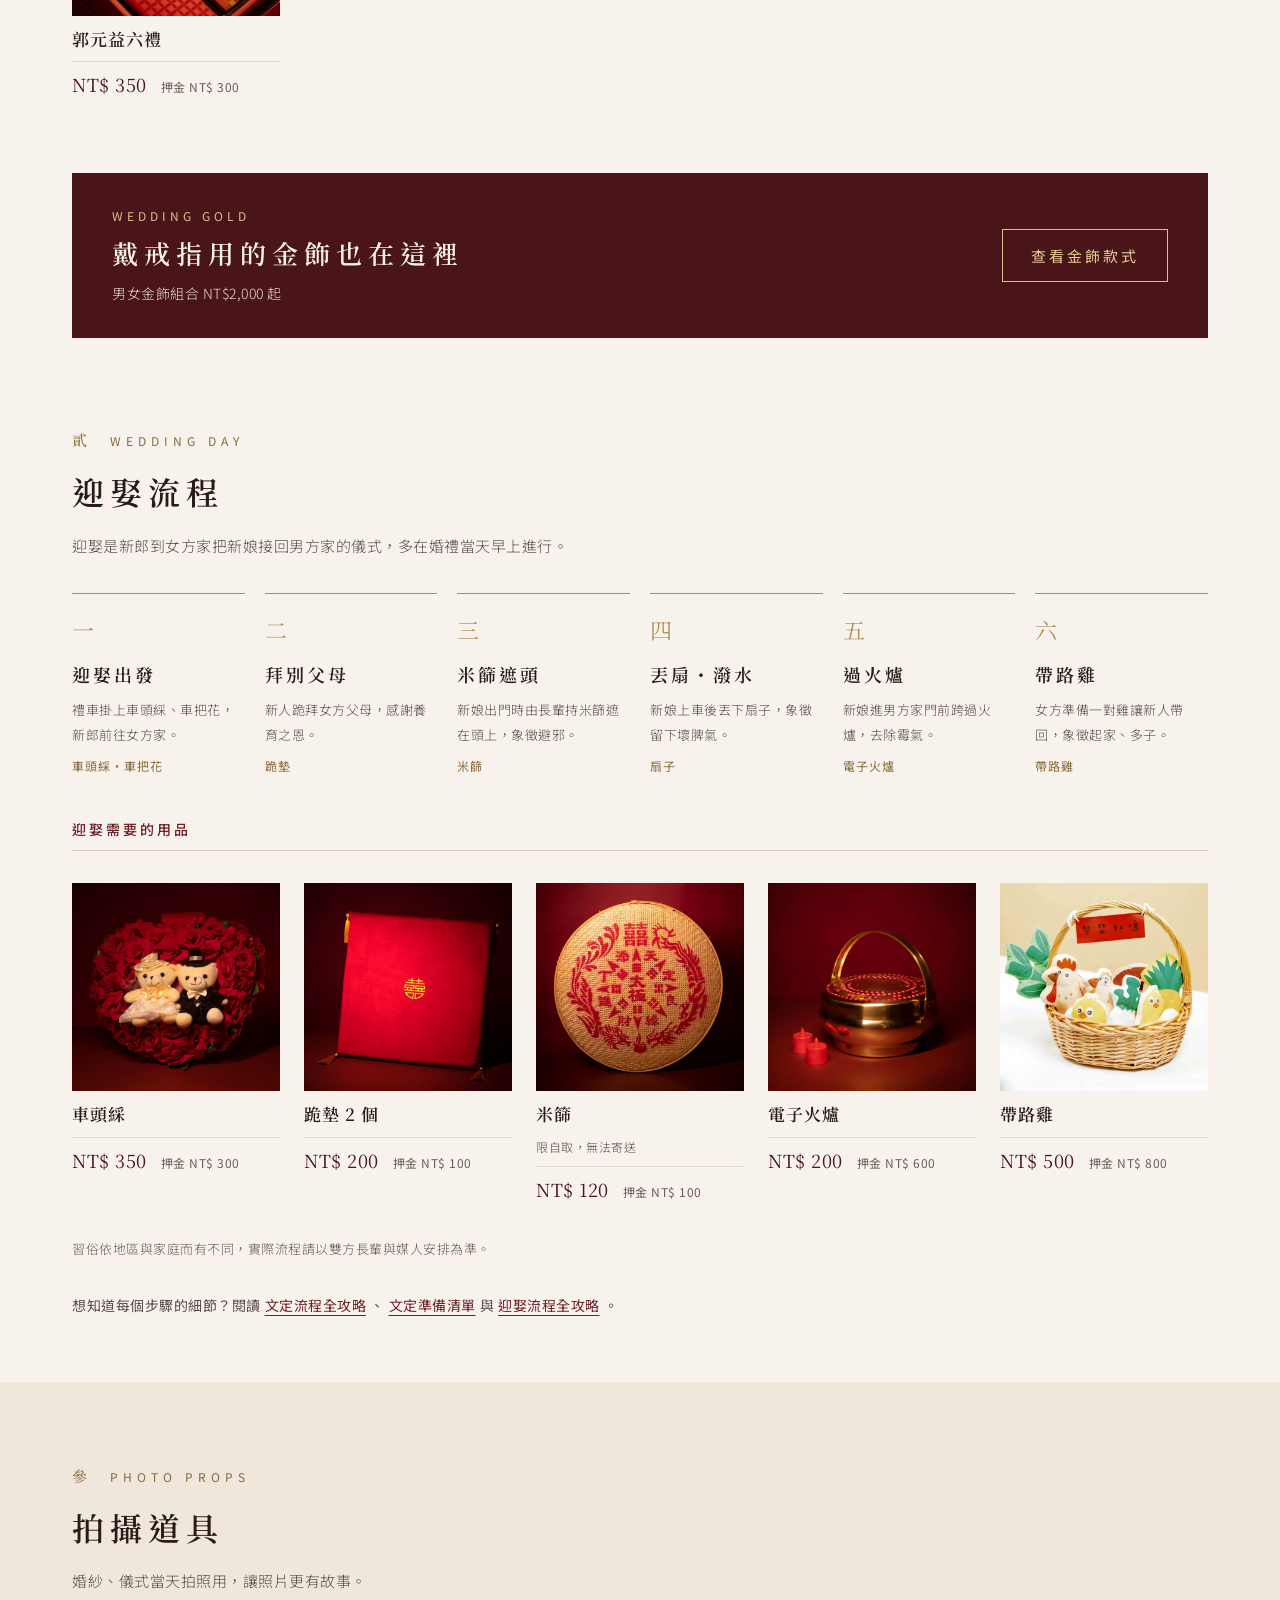
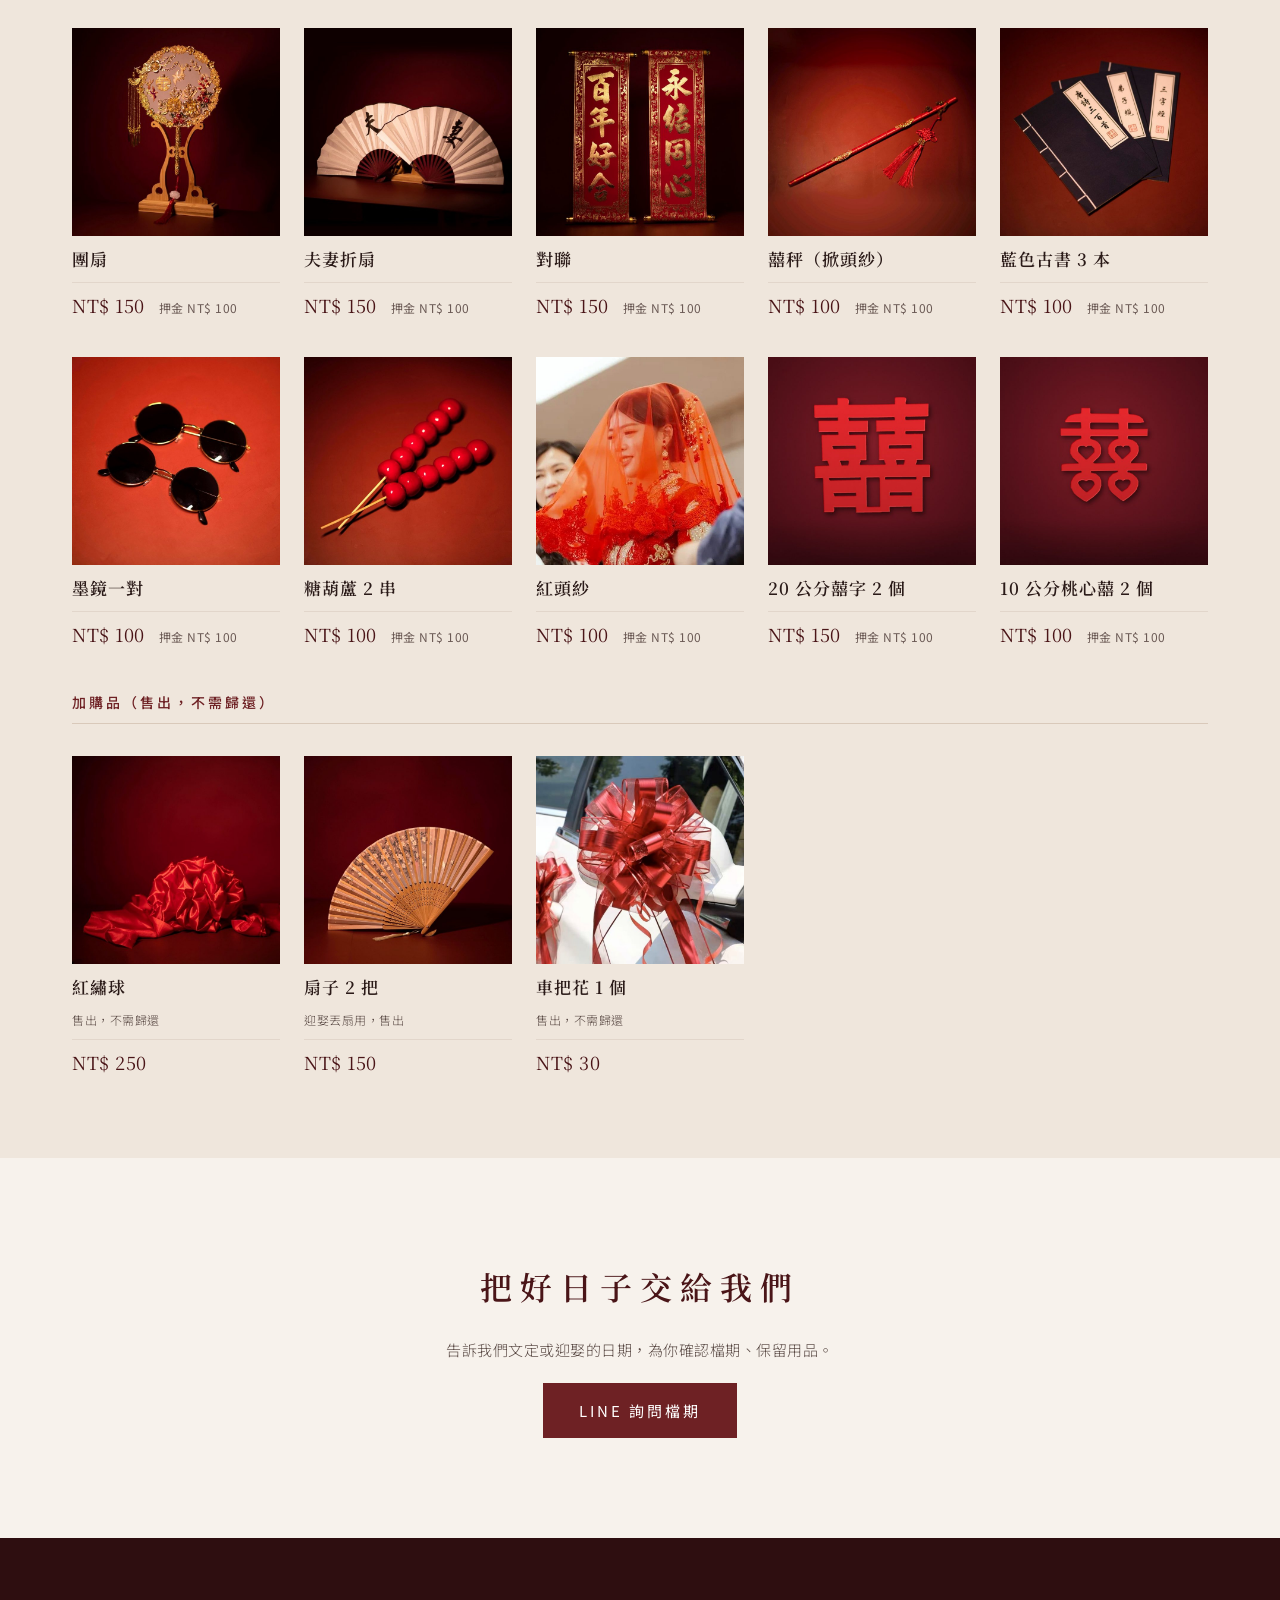
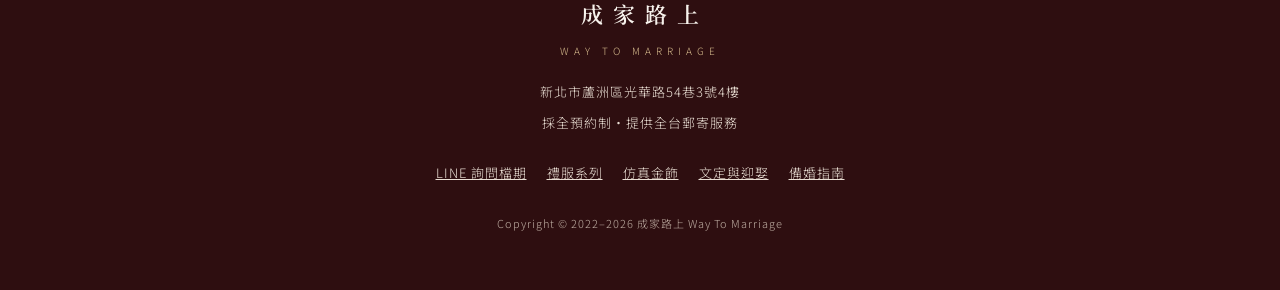
<file: ritual.html>
<!doctype html>
<html lang="zh-Hant-TW">
<head>
<meta charset="utf-8">
<meta name="viewport" content="width=device-width, initial-scale=1">
<title>文定與迎娶用品租借｜流程說明・高椅矮凳・木盛盒・車頭綵｜成家路上</title>
<meta name="description" content="第一次辦文定、迎娶？看懂納采、奉甜茶、戴戒指、拜別、過火爐等流程，對照所需用品：高椅矮凳 NT$900、木盛盒、茶盤組、車頭綵與拍攝道具。">
<link rel="canonical" href="https://www.way-to-marriage.com/ritual">
<meta property="og:type" content="website">
<meta property="og:locale" content="zh_TW">
<meta property="og:site_name" content="成家路上 Way To Marriage">
<meta property="og:title" content="文定與迎娶用品租借｜流程說明・高椅矮凳・木盛盒・車頭綵｜成家路上">
<meta property="og:description" content="第一次辦文定、迎娶？看懂納采、奉甜茶、戴戒指、拜別、過火爐等流程，對照所需用品：高椅矮凳 NT$900、木盛盒、茶盤組、車頭綵與拍攝道具。">
<meta property="og:url" content="https://www.way-to-marriage.com/ritual">
<meta property="og:image" content="https://www.way-to-marriage.com/images/og-cover-v2.jpg">
<meta property="og:image:width" content="1200">
<meta property="og:image:height" content="630">
<meta property="og:image:alt" content="成家路上 中式禮服・婚禮用品租借">
<meta name="twitter:card" content="summary_large_image">
<meta name="theme-color" content="#4A1518">
<link rel="icon" href="/favicon.ico" sizes="48x48">
<link rel="icon" href="/favicon-32.png" type="image/png" sizes="32x32">
<link rel="apple-touch-icon" href="/apple-touch-icon.png">
<link rel="preconnect" href="https://fonts.googleapis.com">
<link rel="preconnect" href="https://fonts.gstatic.com" crossorigin>
<link href="https://fonts.googleapis.com/css2?family=Noto+Serif+TC:wght@400;600&amp;family=Noto+Sans+TC:wght@300;400;500&amp;display=swap" rel="stylesheet">
<link rel="stylesheet" href="/assets/style.css?v=20261109b">
<script src="/assets/config.js?v=20261109b"></script>
<script>document.documentElement.classList.add('js');setTimeout(function(){if(!window.__reveal)document.documentElement.classList.add('reveal-all')},3000)</script>
<script src="/assets/site.js?v=20261109b" defer></script>
</head>
<body>
<a class="skip" href="#main">跳到主要內容</a>
<header class="site-header">
<div class="bar">
<nav class="nav-left" aria-label="主選單">
<a href="/dress">禮服系列</a>
<a href="/gold">仿真金飾</a>
<a href="/ritual" aria-current="page">文定與迎娶</a>
</nav>
<a class="logo" href="/" aria-label="成家路上 首頁"><b>成家路上</b><span>WAY TO MARRIAGE</span></a>
<nav class="nav-right" aria-label="其他連結">
<a href="/guide">備婚指南</a>
<a href="/#faq">常見問題</a>
<a class="btn btn-sm" href="/line-thanks">詢問檔期</a>
</nav>
<button type="button" class="menu-btn" aria-label="開啟選單" aria-expanded="false" aria-controls="mobile-menu"><svg aria-hidden="true" width="24" height="24" viewBox="0 0 24 24" fill="none" stroke="currentColor" stroke-width="1.5" stroke-linecap="round"><path d="M4 8h16M4 16h16"/></svg></button>
</div>
<nav class="mobile-menu" id="mobile-menu" aria-label="手機選單">
<a href="/">首頁</a>
<a href="/dress">禮服系列</a>
<a href="/gold">仿真金飾</a>
<a href="/ritual" aria-current="page">文定與迎娶</a>
<a href="/guide">備婚指南</a>
<a href="/#process">租借流程</a>
<a href="/#faq">常見問題</a>
</nav>
</header>
<main id="main">
<section class="page-head">
<span class="crumbs"><a href="/">首頁</a>　／　文定與迎娶</span>
<span class="eyebrow">CEREMONY</span>
<h1>文定與迎娶</h1>
<div class="rule"></div>
<p class="body-text">第一次辦文定、迎娶，不知道要準備什麼？<br>先看懂流程，再對照每個環節需要的用品。</p>
<nav class="pill-nav" aria-label="分類">
<a class="pill is-on" href="#engage">文定</a>
<a class="pill" href="#wed">迎娶</a>
<a class="pill" href="#props">拍攝道具</a>
<a class="pill" href="/gold">仿真金飾</a>
</nav>
</section>

<section class="wrap ritual" id="engage">
<div class="ritual-head"><span class="num">壹　<span>ENGAGEMENT</span></span><h2>文定流程</h2><p class="body-text">文定又稱「訂婚」，是男方正式向女方提親、下聘的儀式，通常在女方家舉行。</p></div>
<ol class="flow">
<li><span class="n">一</span><b>納采</b><span class="s">男方帶著聘禮出發，抵達女方家時燃放鞭炮。</span><span class="u">六禮・木盛盒</span></li>
<li><span class="n">二</span><b>受聘</b><span class="s">女方收下聘金、首飾與禮品，供於神桌前。</span><span class="u">聘金首飾盒・紅包袋</span></li>
<li><span class="n">三</span><b>奉甜茶</b><span class="s">新娘由好命婆牽出，向男方親友奉上甜茶。</span><span class="u">茶盤組</span></li>
<li><span class="n">四</span><b>壓茶甌</b><span class="s">男方親友喝完甜茶，把紅包放在杯中回禮。</span><span class="u">茶盤組・紅包袋</span></li>
<li><span class="n">五</span><b>戴戒指</b><span class="s">新娘坐高椅、腳踩矮凳，由新郎戴上戒指。</span><span class="u">高椅・矮凳・金飾</span></li>
<li><span class="n">六</span><b>祭祖・宴客</b><span class="s">向祖先稟告喜事，接著宴請雙方親友。</span></li>
</ol>
<h3 class="sub-h">文定需要的用品</h3>
<div class="grid grid-200">
<article class="item"><div class="ph"><img class="ar-11" src="/images/r-chair-stool.jpg" alt="高椅＋矮凳" loading="lazy" width="700" height="700"></div><h3>高椅＋矮凳</h3><span class="note">單租：高椅 650／矮凳 350</span><div class="price"><b>NT$ 900</b><span>押金 NT$ 500</span></div></article>
<article class="item"><div class="ph"><img class="ar-11" src="/images/r-tea-set.jpg" alt="茶盤組" loading="lazy" width="700" height="700"></div><h3>茶盤組</h3><span class="note">含茶盤・茶杯・茶壺</span><div class="price"><b>NT$ 600</b><span>押金 NT$ 500</span></div></article>
<article class="item"><div class="ph"><img class="ar-11" src="/images/r-dowry-box.jpg" alt="聘金首飾盒" loading="lazy" width="700" height="700"></div><h3>聘金首飾盒</h3><span class="note">不含金飾及紅包袋</span><div class="price"><b>NT$ 350</b><span>押金 NT$ 300</span></div></article>
<article class="item"><div class="ph"><img class="ar-11" src="/images/r-red-envelopes.jpg" alt="刺繡布質紅包袋 4 入" loading="lazy" width="700" height="700"></div><h3>刺繡布質紅包袋 4 入</h3><span class="note">大聘・小聘・壓桌禮・頭尾禮</span><div class="price"><b>NT$ 350</b><span>押金 NT$ 300</span></div></article>
<article class="item"><div class="ph"><img class="ar-11" src="/images/r-wood-boxes.jpg" alt="木盛盒 2 個" loading="lazy" width="700" height="700"></div><h3>木盛盒 2 個</h3><span class="note">限自取，無法寄送</span><div class="price"><b>NT$ 1,000</b><span>押金 NT$ 2,000</span></div></article>
<article class="item"><div class="ph"><img class="ar-11" src="/images/r-six-gifts.jpg" alt="郭元益六禮" loading="lazy" width="700" height="700"></div><h3>郭元益六禮</h3><div class="price"><b>NT$ 350</b><span>押金 NT$ 300</span></div></article>
</div>
</section>

<section class="wrap" style="padding-top:8px;padding-bottom:24px">
<a class="gold-link" href="/gold"><span class="l"><span class="k">WEDDING GOLD</span><span class="t">戴戒指用的金飾也在這裡</span><span class="s">男女金飾組合 NT$2,000 起</span></span><span class="b">查看金飾款式</span></a>
</section>

<section class="wrap ritual" id="wed">
<div class="ritual-head"><span class="num">貳　<span>WEDDING DAY</span></span><h2>迎娶流程</h2><p class="body-text">迎娶是新郎到女方家把新娘接回男方家的儀式，多在婚禮當天早上進行。</p></div>
<ol class="flow">
<li><span class="n">一</span><b>迎娶出發</b><span class="s">禮車掛上車頭綵、車把花，新郎前往女方家。</span><span class="u">車頭綵・車把花</span></li>
<li><span class="n">二</span><b>拜別父母</b><span class="s">新人跪拜女方父母，感謝養育之恩。</span><span class="u">跪墊</span></li>
<li><span class="n">三</span><b>米篩遮頭</b><span class="s">新娘出門時由長輩持米篩遮在頭上，象徵避邪。</span><span class="u">米篩</span></li>
<li><span class="n">四</span><b>丟扇・潑水</b><span class="s">新娘上車後丟下扇子，象徵留下壞脾氣。</span><span class="u">扇子</span></li>
<li><span class="n">五</span><b>過火爐</b><span class="s">新娘進男方家門前跨過火爐，去除霉氣。</span><span class="u">電子火爐</span></li>
<li><span class="n">六</span><b>帶路雞</b><span class="s">女方準備一對雞讓新人帶回，象徵起家、多子。</span><span class="u">帶路雞</span></li>
</ol>
<h3 class="sub-h">迎娶需要的用品</h3>
<div class="grid grid-200">
<article class="item"><div class="ph"><img class="ar-11" src="/images/r-car-ribbon.jpg" alt="車頭綵" loading="lazy" width="700" height="700"></div><h3>車頭綵</h3><div class="price"><b>NT$ 350</b><span>押金 NT$ 300</span></div></article>
<article class="item"><div class="ph"><img class="ar-11" src="/images/r-kneel-pads.jpg" alt="跪墊 2 個" loading="lazy" width="700" height="700"></div><h3>跪墊 2 個</h3><div class="price"><b>NT$ 200</b><span>押金 NT$ 100</span></div></article>
<article class="item"><div class="ph"><img class="ar-11" src="/images/r-rice-sieve.jpg" alt="米篩" loading="lazy" width="700" height="700"></div><h3>米篩</h3><span class="note">限自取，無法寄送</span><div class="price"><b>NT$ 120</b><span>押金 NT$ 100</span></div></article>
<article class="item"><div class="ph"><img class="ar-11" src="/images/r-fire-stove.jpg" alt="電子火爐" loading="lazy" width="700" height="700"></div><h3>電子火爐</h3><div class="price"><b>NT$ 200</b><span>押金 NT$ 600</span></div></article>
<article class="item"><div class="ph"><img class="ar-11" src="/images/r-lead-chicken.jpg" alt="帶路雞" loading="lazy" width="700" height="700"></div><h3>帶路雞</h3><div class="price"><b>NT$ 500</b><span>押金 NT$ 800</span></div></article>
</div>
<p class="fineprint">習俗依地區與家庭而有不同，實際流程請以雙方長輩與媒人安排為準。</p>
<p class="guide-links">想知道每個步驟的細節？閱讀<a href="/engagement-process">文定流程全攻略</a>、<a href="/engagement-checklist">文定準備清單</a>與<a href="/wedding-day-process">迎娶流程全攻略</a>。</p>
</section>

<section class="band" id="props" style="padding:80px 0">
<div class="wrap" style="display:flex;flex-direction:column;gap:32px">
<div class="ritual-head"><span class="num">參　<span>PHOTO PROPS</span></span><h2>拍攝道具</h2><p class="body-text">婚紗、儀式當天拍照用，讓照片更有故事。</p></div>
<div class="grid grid-200">
<article class="item"><div class="ph"><img class="ar-11" src="/images/p-round-fan.jpg" alt="團扇" loading="lazy" width="700" height="700"></div><h3>團扇</h3><div class="price"><b>NT$ 150</b><span>押金 NT$ 100</span></div></article>
<article class="item"><div class="ph"><img class="ar-11" src="/images/p-folding-fans.jpg" alt="夫妻折扇" loading="lazy" width="700" height="700"></div><h3>夫妻折扇</h3><div class="price"><b>NT$ 150</b><span>押金 NT$ 100</span></div></article>
<article class="item"><div class="ph"><img class="ar-11" src="/images/p-couplets.jpg" alt="對聯" loading="lazy" width="700" height="700"></div><h3>對聯</h3><div class="price"><b>NT$ 150</b><span>押金 NT$ 100</span></div></article>
<article class="item"><div class="ph"><img class="ar-11" src="/images/p-veil-scale.jpg" alt="囍秤（掀頭紗）" loading="lazy" width="700" height="700"></div><h3>囍秤（掀頭紗）</h3><div class="price"><b>NT$ 100</b><span>押金 NT$ 100</span></div></article>
<article class="item"><div class="ph"><img class="ar-11" src="/images/p-old-books.jpg" alt="藍色古書 3 本" loading="lazy" width="700" height="700"></div><h3>藍色古書 3 本</h3><div class="price"><b>NT$ 100</b><span>押金 NT$ 100</span></div></article>
<article class="item"><div class="ph"><img class="ar-11" src="/images/p-sunglasses.jpg" alt="墨鏡一對" loading="lazy" width="700" height="700"></div><h3>墨鏡一對</h3><div class="price"><b>NT$ 100</b><span>押金 NT$ 100</span></div></article>
<article class="item"><div class="ph"><img class="ar-11" src="/images/p-tanghulu.jpg" alt="糖葫蘆 2 串" loading="lazy" width="700" height="700"></div><h3>糖葫蘆 2 串</h3><div class="price"><b>NT$ 100</b><span>押金 NT$ 100</span></div></article>
<article class="item"><div class="ph"><img class="ar-11" src="/images/p-red-veil.jpg" alt="紅頭紗" loading="lazy" width="700" height="700"></div><h3>紅頭紗</h3><div class="price"><b>NT$ 100</b><span>押金 NT$ 100</span></div></article>
<article class="item"><div class="ph"><img class="ar-11" src="/images/p-xi-20cm.jpg" alt="20 公分囍字 2 個" loading="lazy" width="700" height="700"></div><h3>20 公分囍字 2 個</h3><div class="price"><b>NT$ 150</b><span>押金 NT$ 100</span></div></article>
<article class="item"><div class="ph"><img class="ar-11" src="/images/p-xi-heart.jpg" alt="10 公分桃心囍 2 個" loading="lazy" width="700" height="700"></div><h3>10 公分桃心囍 2 個</h3><div class="price"><b>NT$ 100</b><span>押金 NT$ 100</span></div></article>
</div>
<h3 class="sub-h">加購品（售出，不需歸還）</h3>
<div class="grid grid-200">
<article class="item"><div class="ph"><img class="ar-11" src="/images/s-silk-ball.jpg" alt="紅繡球" loading="lazy" width="700" height="700"></div><h3>紅繡球</h3><span class="note">售出，不需歸還</span><div class="price"><b>NT$ 250</b></div></article>
<article class="item"><div class="ph"><img class="ar-11" src="/images/s-fans.jpg" alt="扇子 2 把" loading="lazy" width="700" height="700"></div><h3>扇子 2 把</h3><span class="note">迎娶丟扇用，售出</span><div class="price"><b>NT$ 150</b></div></article>
<article class="item"><div class="ph"><img class="ar-11" src="/images/s-handle-flower.jpg" alt="車把花 1 個" loading="lazy" width="700" height="700"></div><h3>車把花 1 個</h3><span class="note">售出，不需歸還</span><div class="price"><b>NT$ 30</b></div></article>
</div>
</div>
</section>

<section class="cta">
<h2>把好日子交給我們</h2>
<p>告訴我們文定或迎娶的日期，為你確認檔期、保留用品。</p>
<a class="btn" href="/line-thanks">LINE 詢問檔期</a>
</section>
</main>
<footer class="site-footer">
<span class="f-logo">成家路上</span>
<span class="f-sub">WAY TO MARRIAGE</span>
<span>新北市蘆洲區光華路54巷3號4樓</span>
<span>採全預約制・提供全台郵寄服務</span>
<div class="f-links">
<a href="/line-thanks">LINE 詢問檔期</a>
<a href="/dress">禮服系列</a>
<a href="/gold">仿真金飾</a>
<a href="/ritual">文定與迎娶</a>
<a href="/guide">備婚指南</a>
</div>
<small>Copyright © 2022–2026 成家路上 Way To Marriage</small>
</footer>
<div class="line-bar"><a class="btn" href="/line-thanks">LINE 詢問檔期</a></div>
</body>
</html>
</file>
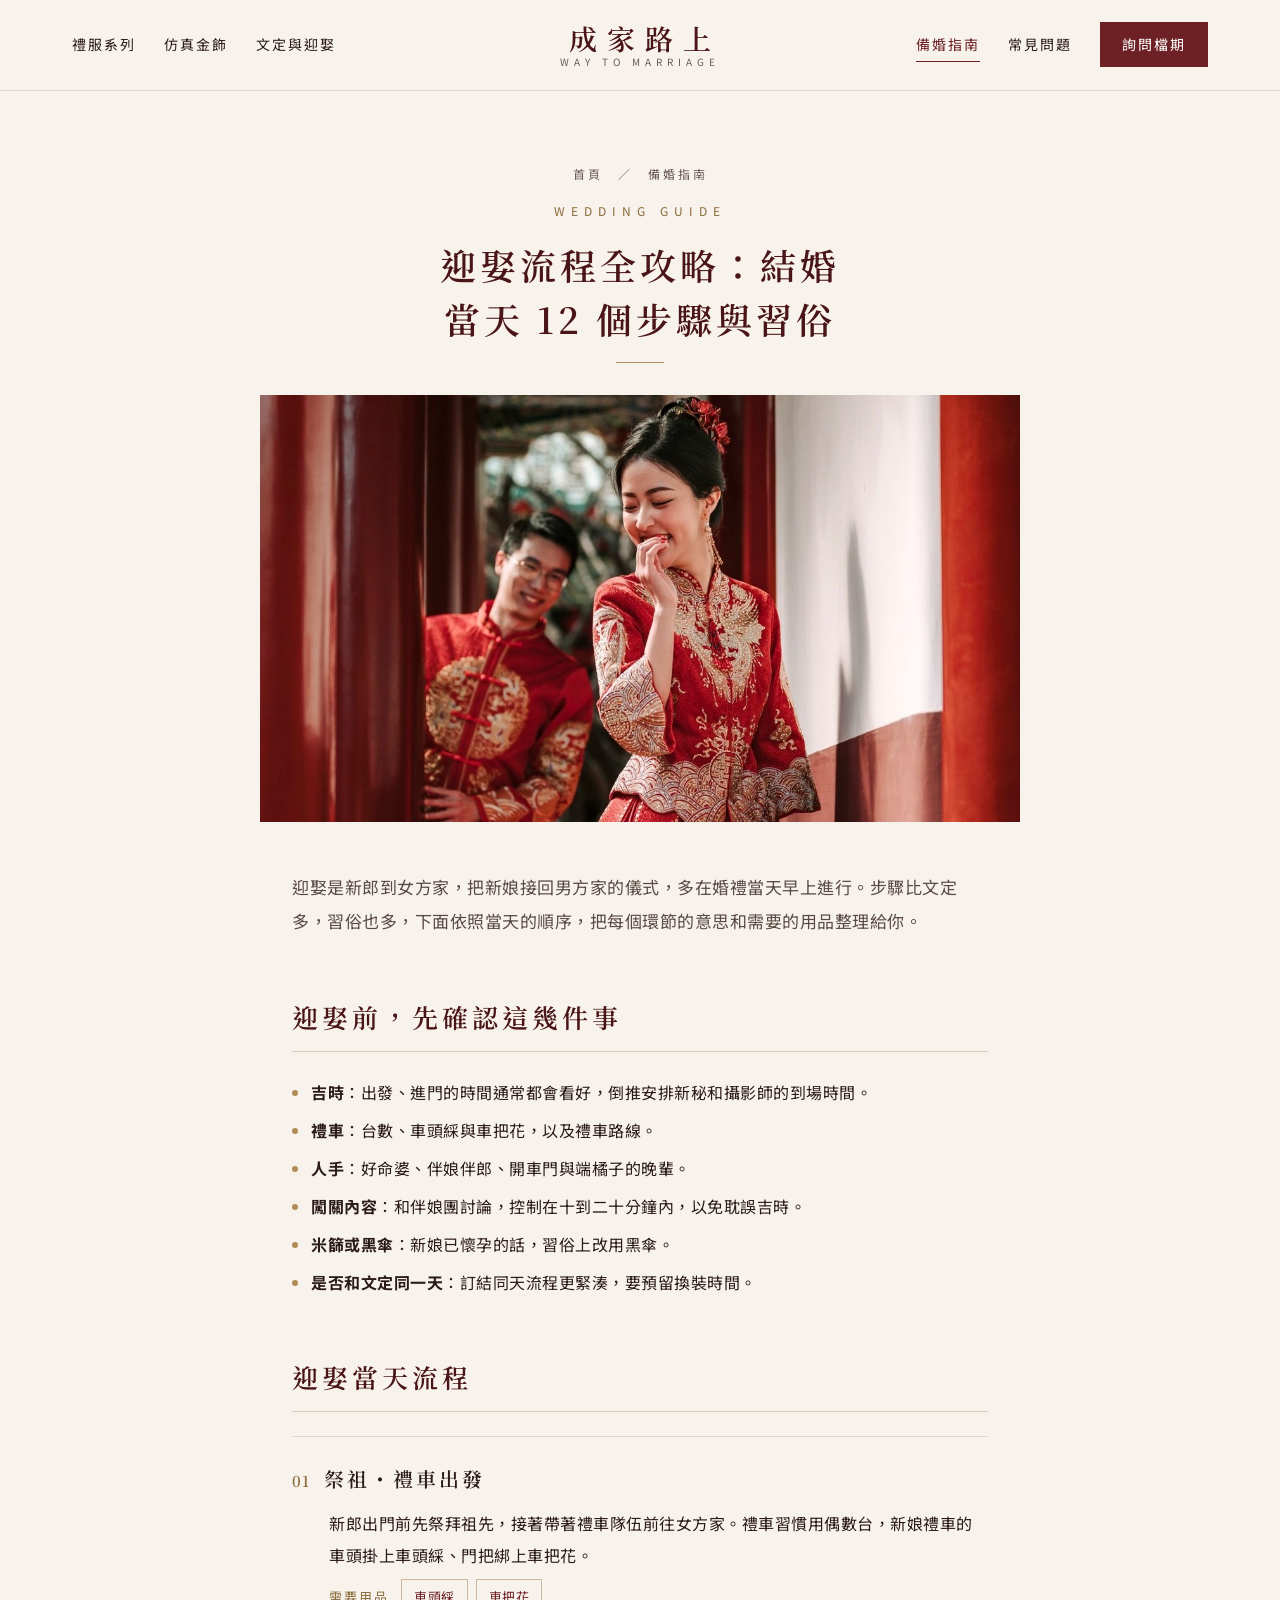
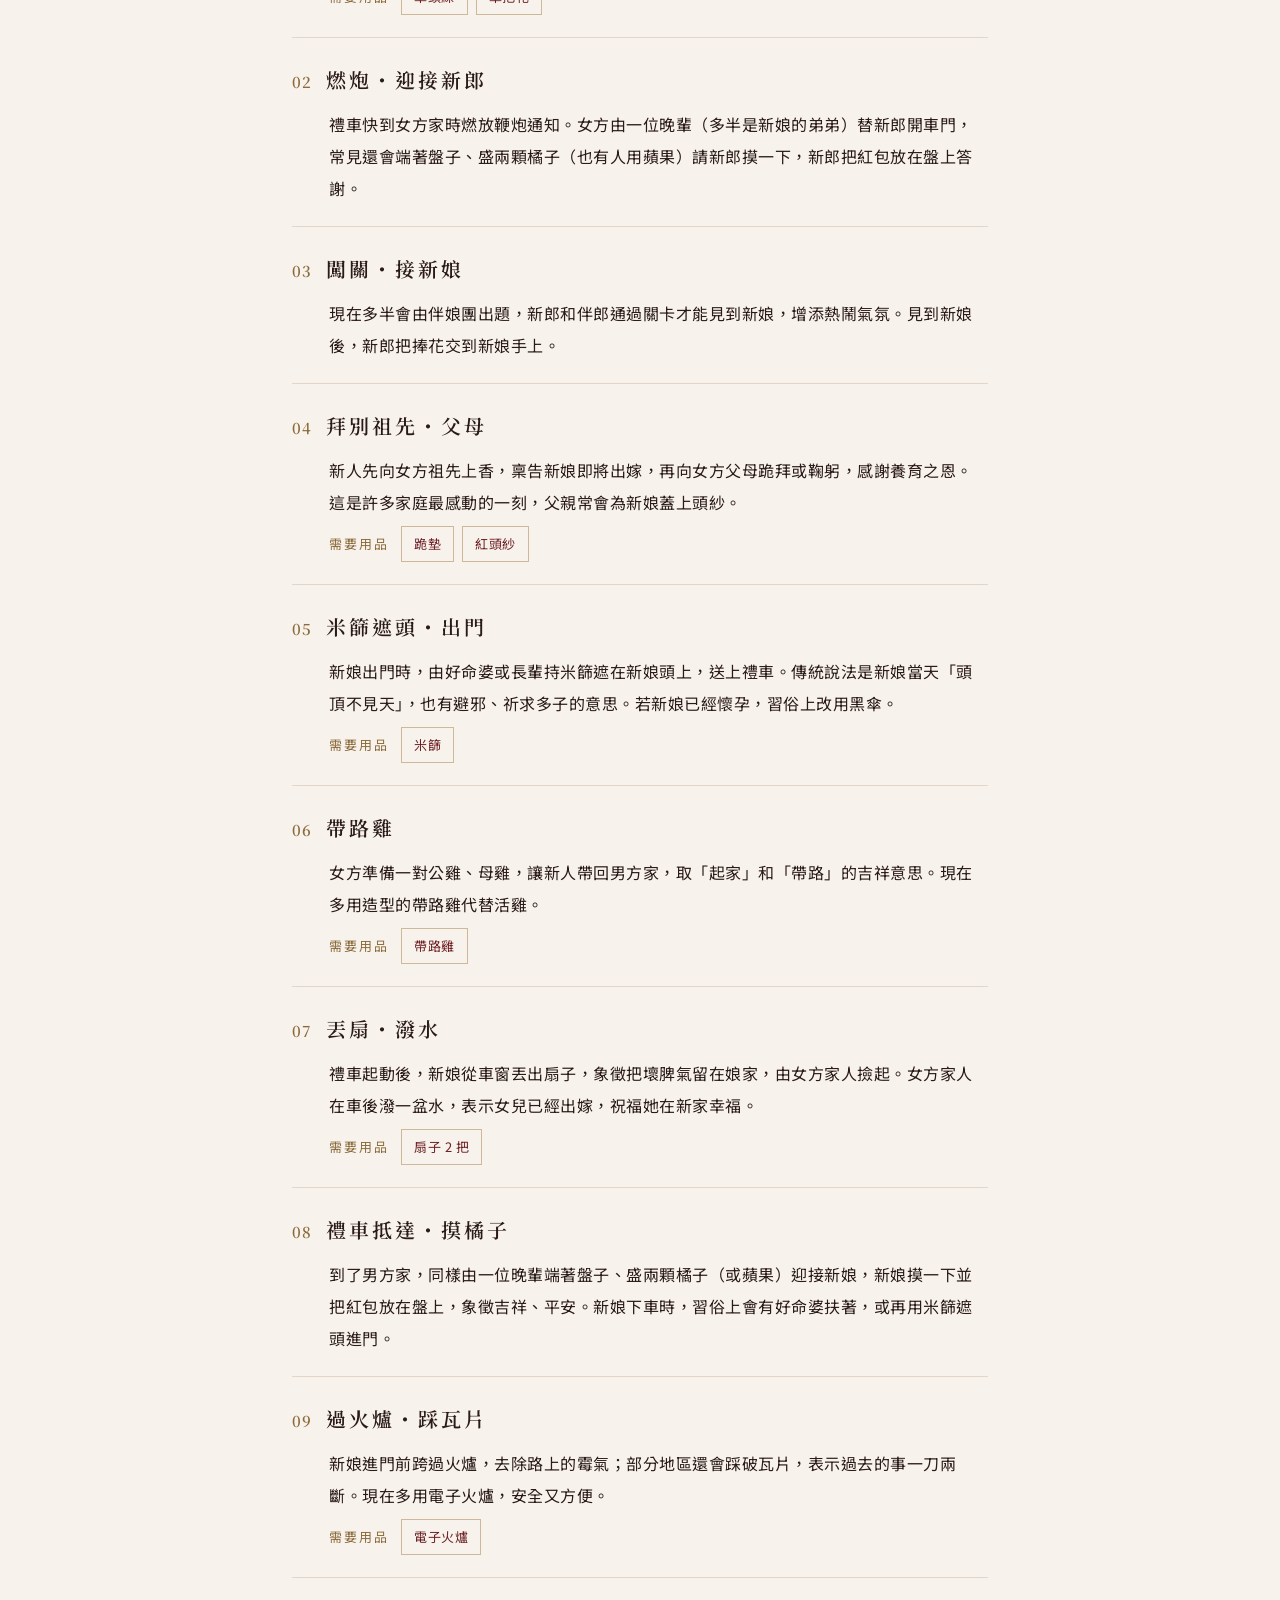
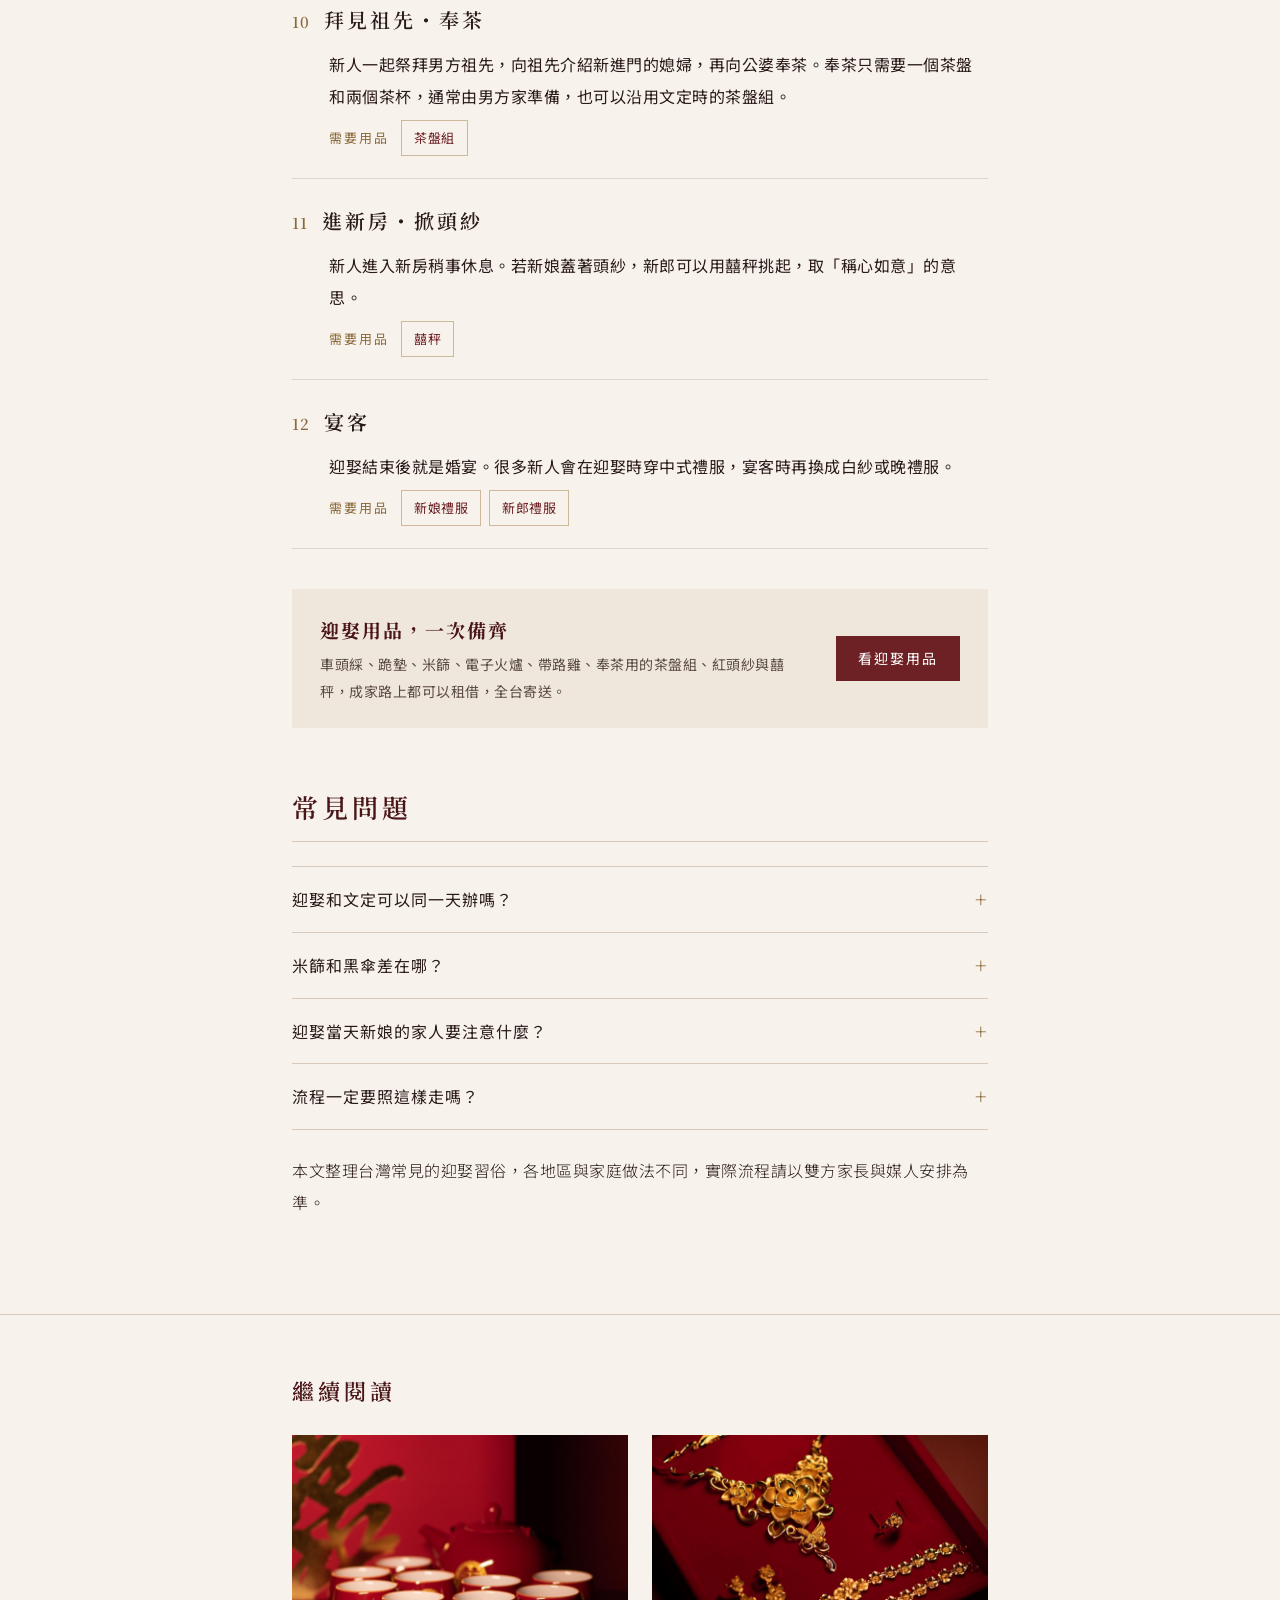
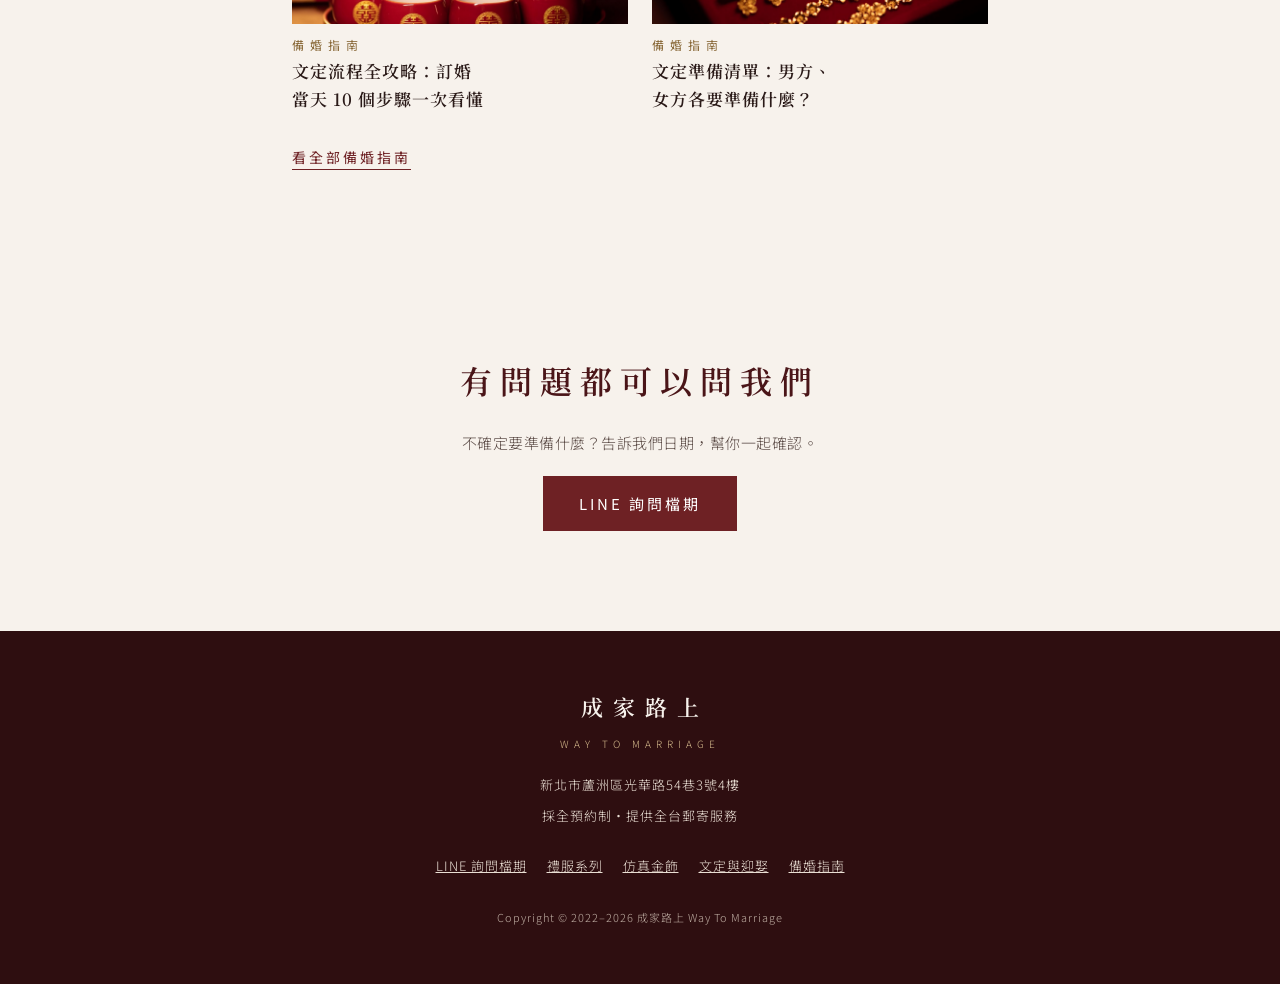
<file: wedding-day-process.html>
<!doctype html>
<html lang="zh-Hant-TW">
<head>
<meta charset="utf-8">
<meta name="viewport" content="width=device-width, initial-scale=1">
<title>迎娶流程全攻略：結婚當天 12 個步驟與習俗｜成家路上</title>
<meta name="description" content="迎娶當天要做什麼？從禮車出發、闖關、拜別父母、米篩遮頭、丟扇潑水，到過火爐、掀頭紗，一步步說明每個習俗的意思與需要的用品。">
<link rel="canonical" href="https://www.way-to-marriage.com/wedding-day-process">
<meta property="og:type" content="article">
<meta property="og:locale" content="zh_TW">
<meta property="og:site_name" content="成家路上 Way To Marriage">
<meta property="og:title" content="迎娶流程全攻略：結婚當天 12 個步驟與習俗｜成家路上">
<meta property="og:description" content="迎娶當天要做什麼？從禮車出發、闖關、拜別父母、米篩遮頭、丟扇潑水，到過火爐、掀頭紗，一步步說明每個習俗的意思與需要的用品。">
<meta property="og:url" content="https://www.way-to-marriage.com/wedding-day-process">
<meta property="og:image" content="https://www.way-to-marriage.com/images/og-cover-v2.jpg">
<meta property="og:image:width" content="1200">
<meta property="og:image:height" content="630">
<meta property="og:image:alt" content="成家路上 中式禮服・婚禮用品租借">
<meta name="twitter:card" content="summary_large_image">
<meta name="theme-color" content="#4A1518">
<link rel="icon" href="/favicon.ico" sizes="48x48">
<link rel="icon" href="/favicon-32.png" type="image/png" sizes="32x32">
<link rel="apple-touch-icon" href="/apple-touch-icon.png">
<link rel="preconnect" href="https://fonts.googleapis.com">
<link rel="preconnect" href="https://fonts.gstatic.com" crossorigin>
<link href="https://fonts.googleapis.com/css2?family=Noto+Serif+TC:wght@400;600&amp;family=Noto+Sans+TC:wght@300;400;500&amp;display=swap" rel="stylesheet">
<link rel="stylesheet" href="/assets/style.css?v=20261109b">
<script src="/assets/config.js?v=20261109b"></script>
<script>document.documentElement.classList.add('js');setTimeout(function(){if(!window.__reveal)document.documentElement.classList.add('reveal-all')},3000)</script>
<script src="/assets/site.js?v=20261109b" defer></script>
<script type="application/ld+json">{"@context": "https://schema.org", "@type": "Article", "headline": "迎娶流程全攻略：結婚當天 12 個步驟與習俗", "description": "迎娶當天要做什麼？從禮車出發、闖關、拜別父母、米篩遮頭、丟扇潑水，到過火爐、掀頭紗，一步步說明每個習俗的意思與需要的用品。", "image": "https://www.way-to-marriage.com/images/cover-wedding-day.jpg", "inLanguage": "zh-Hant-TW", "author": {"@type": "Organization", "name": "成家路上 Way To Marriage", "url": "https://www.way-to-marriage.com/"}, "publisher": {"@type": "Organization", "name": "成家路上 Way To Marriage", "logo": {"@type": "ImageObject", "url": "https://www.way-to-marriage.com/icon-512.png"}}, "datePublished": "2026-10-29", "dateModified": "2026-10-29", "mainEntityOfPage": "https://www.way-to-marriage.com/wedding-day-process"}</script>
<script type="application/ld+json">{"@context": "https://schema.org", "@type": "BreadcrumbList", "itemListElement": [{"@type": "ListItem", "position": 1, "name": "首頁", "item": "https://www.way-to-marriage.com/"}, {"@type": "ListItem", "position": 2, "name": "備婚指南", "item": "https://www.way-to-marriage.com/guide"}, {"@type": "ListItem", "position": 3, "name": "迎娶流程全攻略", "item": "https://www.way-to-marriage.com/wedding-day-process"}]}</script>
<script type="application/ld+json">{"@context": "https://schema.org", "@type": "FAQPage", "mainEntity": [{"@type": "Question", "name": "迎娶和文定可以同一天辦嗎？", "acceptedAnswer": {"@type": "Answer", "text": "可以。現在很多新人會「訂結同天」，上午先文定、接著迎娶，中午宴客，省下一次請假與宴客。流程會比較緊湊，建議和媒人、家長事先排好時間表。"}}, {"@type": "Question", "name": "米篩和黑傘差在哪？", "acceptedAnswer": {"@type": "Answer", "text": "常見的說法是：還沒懷孕的新娘用米篩，祈求早生貴子；已經懷孕的新娘改用黑傘，有一說是避免米篩驚動胎神。現在也有新人不論是否懷孕都用黑傘，可以依家裡長輩的習慣決定。"}}, {"@type": "Question", "name": "迎娶當天新娘的家人要注意什麼？", "acceptedAnswer": {"@type": "Answer", "text": "常見的說法有：新娘出門後不回頭、禮車不走回頭路、新娘的母親不送到門外等。各家講究程度不同，事先問問家中長輩最保險。"}}, {"@type": "Question", "name": "流程一定要照這樣走嗎？", "acceptedAnswer": {"@type": "Answer", "text": "不一定。習俗依地區、宗教和家庭而不同，也有許多新人會簡化。這篇整理的是台灣常見的做法，實際流程請以雙方家長和媒人的安排為準。"}}]}</script>
</head>
<body>
<a class="skip" href="#main">跳到主要內容</a>
<header class="site-header">
<div class="bar">
<nav class="nav-left" aria-label="主選單">
<a href="/dress">禮服系列</a>
<a href="/gold">仿真金飾</a>
<a href="/ritual">文定與迎娶</a>
</nav>
<a class="logo" href="/" aria-label="成家路上 首頁"><b>成家路上</b><span>WAY TO MARRIAGE</span></a>
<nav class="nav-right" aria-label="其他連結">
<a href="/guide" aria-current="page">備婚指南</a>
<a href="/#faq">常見問題</a>
<a class="btn btn-sm" href="/line-thanks">詢問檔期</a>
</nav>
<button type="button" class="menu-btn" aria-label="開啟選單" aria-expanded="false" aria-controls="mobile-menu"><svg aria-hidden="true" width="24" height="24" viewBox="0 0 24 24" fill="none" stroke="currentColor" stroke-width="1.5" stroke-linecap="round"><path d="M4 8h16M4 16h16"/></svg></button>
</div>
<nav class="mobile-menu" id="mobile-menu" aria-label="手機選單">
<a href="/">首頁</a>
<a href="/dress">禮服系列</a>
<a href="/gold">仿真金飾</a>
<a href="/ritual">文定與迎娶</a>
<a href="/guide" aria-current="page">備婚指南</a>
<a href="/#process">租借流程</a>
<a href="/#faq">常見問題</a>
</nav>
</header>
<main id="main">
<article>
<header class="page-head article-head">
<span class="crumbs"><a href="/">首頁</a>　／　<a href="/guide">備婚指南</a></span>
<span class="eyebrow">WEDDING GUIDE</span>
<h1>迎娶流程全攻略：結婚當天 12 個步驟與習俗</h1>
<div class="rule"></div>
</header>
<img class="article-cover" src="/images/cover-wedding-day.jpg" alt="穿著秀禾服的新人在迎娶當天" width="1400" height="788" fetchpriority="high">
<div class="article">

<p class="lede">迎娶是新郎到女方家，把新娘接回男方家的儀式，多在婚禮當天早上進行。步驟比文定多，習俗也多，下面依照當天的順序，把每個環節的意思和需要的用品整理給你。</p>

<h2>迎娶前，先確認這幾件事</h2>
<ul class="dots">
<li><b>吉時</b>：出發、進門的時間通常都會看好，倒推安排新秘和攝影師的到場時間。</li>
<li><b>禮車</b>：台數、車頭綵與車把花，以及禮車路線。</li>
<li><b>人手</b>：好命婆、伴娘伴郎、開車門與端橘子的晚輩。</li>
<li><b>闖關內容</b>：和伴娘團討論，控制在十到二十分鐘內，以免耽誤吉時。</li>
<li><b>米篩或黑傘</b>：新娘已懷孕的話，習俗上改用黑傘。</li>
<li><b>是否和文定同一天</b>：訂結同天流程更緊湊，要預留換裝時間。</li>
</ul>

<h2>迎娶當天流程</h2>
<ol class="guide-steps">
<li><h3><span class="n">01</span>祭祖・禮車出發</h3><p>新郎出門前先祭拜祖先，接著帶著禮車隊伍前往女方家。禮車習慣用偶數台，新娘禮車的車頭掛上車頭綵、門把綁上車把花。</p><p class="chips"><span>需要用品</span><a class="chip" href="/ritual#wed">車頭綵</a><a class="chip" href="/ritual#props">車把花</a></p></li>
<li><h3><span class="n">02</span>燃炮・迎接新郎</h3><p>禮車快到女方家時燃放鞭炮通知。女方由一位晚輩（多半是新娘的弟弟）替新郎開車門，常見還會端著盤子、盛兩顆橘子（也有人用蘋果）請新郎摸一下，新郎把紅包放在盤上答謝。</p></li>
<li><h3><span class="n">03</span>闖關・接新娘</h3><p>現在多半會由伴娘團出題，新郎和伴郎通過關卡才能見到新娘，增添熱鬧氣氛。見到新娘後，新郎把捧花交到新娘手上。</p></li>
<li><h3><span class="n">04</span>拜別祖先・父母</h3><p>新人先向女方祖先上香，稟告新娘即將出嫁，再向女方父母跪拜或鞠躬，感謝養育之恩。這是許多家庭最感動的一刻，父親常會為新娘蓋上頭紗。</p><p class="chips"><span>需要用品</span><a class="chip" href="/ritual#wed">跪墊</a><a class="chip" href="/ritual#props">紅頭紗</a></p></li>
<li><h3><span class="n">05</span>米篩遮頭・出門</h3><p>新娘出門時，由好命婆或長輩持米篩遮在新娘頭上，送上禮車。傳統說法是新娘當天「頭頂不見天」，也有避邪、祈求多子的意思。若新娘已經懷孕，習俗上改用黑傘。</p><p class="chips"><span>需要用品</span><a class="chip" href="/ritual#wed">米篩</a></p></li>
<li><h3><span class="n">06</span>帶路雞</h3><p>女方準備一對公雞、母雞，讓新人帶回男方家，取「起家」和「帶路」的吉祥意思。現在多用造型的帶路雞代替活雞。</p><p class="chips"><span>需要用品</span><a class="chip" href="/ritual#wed">帶路雞</a></p></li>
<li><h3><span class="n">07</span>丟扇・潑水</h3><p>禮車起動後，新娘從車窗丟出扇子，象徵把壞脾氣留在娘家，由女方家人撿起。女方家人在車後潑一盆水，表示女兒已經出嫁，祝福她在新家幸福。</p><p class="chips"><span>需要用品</span><a class="chip" href="/ritual#props">扇子 2 把</a></p></li>
<li><h3><span class="n">08</span>禮車抵達・摸橘子</h3><p>到了男方家，同樣由一位晚輩端著盤子、盛兩顆橘子（或蘋果）迎接新娘，新娘摸一下並把紅包放在盤上，象徵吉祥、平安。新娘下車時，習俗上會有好命婆扶著，或再用米篩遮頭進門。</p></li>
<li><h3><span class="n">09</span>過火爐・踩瓦片</h3><p>新娘進門前跨過火爐，去除路上的霉氣；部分地區還會踩破瓦片，表示過去的事一刀兩斷。現在多用電子火爐，安全又方便。</p><p class="chips"><span>需要用品</span><a class="chip" href="/ritual#wed">電子火爐</a></p></li>
<li><h3><span class="n">10</span>拜見祖先・奉茶</h3><p>新人一起祭拜男方祖先，向祖先介紹新進門的媳婦，再向公婆奉茶。奉茶只需要一個茶盤和兩個茶杯，通常由男方家準備，也可以沿用文定時的茶盤組。</p><p class="chips"><span>需要用品</span><a class="chip" href="/ritual#engage">茶盤組</a></p></li>
<li><h3><span class="n">11</span>進新房・掀頭紗</h3><p>新人進入新房稍事休息。若新娘蓋著頭紗，新郎可以用囍秤挑起，取「稱心如意」的意思。</p><p class="chips"><span>需要用品</span><a class="chip" href="/ritual#props">囍秤</a></p></li>
<li><h3><span class="n">12</span>宴客</h3><p>迎娶結束後就是婚宴。很多新人會在迎娶時穿中式禮服，宴客時再換成白紗或晚禮服。</p><p class="chips"><span>需要用品</span><a class="chip" href="/dress#bride">新娘禮服</a><a class="chip" href="/dress#groom">新郎禮服</a></p></li>
</ol>

<aside class="callout">
<div><b>迎娶用品，一次備齊</b><p>車頭綵、跪墊、米篩、電子火爐、帶路雞、奉茶用的茶盤組、紅頭紗與囍秤，成家路上都可以租借，全台寄送。</p></div>
<a class="btn btn-sm" href="/ritual#wed">看迎娶用品</a>
</aside>

<h2>常見問題</h2>
<div class="faq-in">
<details><summary>迎娶和文定可以同一天辦嗎？</summary><p>可以。現在很多新人會「訂結同天」，上午先文定、接著迎娶，中午宴客，省下一次請假與宴客。流程會比較緊湊，建議和媒人、家長事先排好時間表。</p></details>
<details><summary>米篩和黑傘差在哪？</summary><p>常見的說法是：還沒懷孕的新娘用米篩，祈求早生貴子；已經懷孕的新娘改用黑傘，有一說是避免米篩驚動胎神。現在也有新人不論是否懷孕都用黑傘，可以依家裡長輩的習慣決定。</p></details>
<details><summary>迎娶當天新娘的家人要注意什麼？</summary><p>常見的說法有：新娘出門後不回頭、禮車不走回頭路、新娘的母親不送到門外等。各家講究程度不同，事先問問家中長輩最保險。</p></details>
<details><summary>流程一定要照這樣走嗎？</summary><p>不一定。習俗依地區、宗教和家庭而不同，也有許多新人會簡化。這篇整理的是台灣常見的做法，實際流程請以雙方家長和媒人的安排為準。</p></details>
</div>

<p class="fineprint">本文整理台灣常見的迎娶習俗，各地區與家庭做法不同，實際流程請以雙方家長與媒人安排為準。</p>

</div>
</article>
<section class="more-guides" aria-labelledby="more-h">
<div class="more-inner">
<h2 id="more-h">繼續閱讀</h2>
<div class="more-list">
<a class="more-item" href="/engagement-process"><div class="ph"><img src="/images/cover-engagement-process.jpg" alt="文定奉甜茶用的囍字茶盤組" loading="lazy" width="1400" height="788"></div><span><span class="eyebrow">備婚指南</span><b>文定流程全攻略：訂婚當天 10 個步驟一次看懂</b></span></a>
<a class="more-item" href="/engagement-checklist"><div class="ph"><img src="/images/cover-engagement-checklist.jpg" alt="文定用的仿真金飾：項鍊、耳環與手鍊" loading="lazy" width="1400" height="788"></div><span><span class="eyebrow">備婚指南</span><b>文定準備清單：男方、女方各要準備什麼？</b></span></a>
</div>
<a class="text-link" href="/guide">看全部備婚指南</a>
</div>
</section>
<section class="cta">
<h2>有問題都可以問我們</h2>
<p>不確定要準備什麼？告訴我們日期，幫你一起確認。</p>
<a class="btn" href="/line-thanks">LINE 詢問檔期</a>
</section>
</main>
<footer class="site-footer">
<span class="f-logo">成家路上</span>
<span class="f-sub">WAY TO MARRIAGE</span>
<span>新北市蘆洲區光華路54巷3號4樓</span>
<span>採全預約制・提供全台郵寄服務</span>
<div class="f-links">
<a href="/line-thanks">LINE 詢問檔期</a>
<a href="/dress">禮服系列</a>
<a href="/gold">仿真金飾</a>
<a href="/ritual">文定與迎娶</a>
<a href="/guide">備婚指南</a>
</div>
<small>Copyright © 2022–2026 成家路上 Way To Marriage</small>
</footer>
<div class="line-bar"><a class="btn" href="/line-thanks">LINE 詢問檔期</a></div>
</body>
</html>
</file>
<file: assets/style.css>
/* 成家路上 Way To Marriage — site styles */
:root {
  --ground: #F7F2EC;
  --ground-2: #EFE6DC;
  --wine: #4A1518;
  --wine-2: #6E2124;
  --wine-dark: #2E0E10;
  --ink: #2A1A18;
  --ink-2: #5A4A45;
  --ink-3: #6B5A55;
  --gold: #B08D57;
  --gold-text: #8A6A3A;
  --gold-light: #D9BE8F;
  --cream: #EADFD4;
  --line: #D9C9BA;
  --line-2: #E2D6CB;
  --serif: 'Noto Serif TC', 'Songti TC', serif;
  --sans: 'Noto Sans TC', system-ui, -apple-system, 'PingFang TC', 'Microsoft JhengHei', sans-serif;
  --wrap: 1200px;
}

*, *::before, *::after { box-sizing: border-box; }
html { scroll-behavior: smooth; -webkit-text-size-adjust: 100%; overflow-x: clip; }
body { overflow-x: clip; }
[id] { scroll-margin-top: 88px; }
.phr { display: inline-block; max-width: 100%; }
body {
  margin: 0; background: var(--ground); color: var(--ink);
  font-family: var(--sans); font-weight: 400; line-height: 1.8; letter-spacing: .5px;
}
img { max-width: 100%; height: auto; display: block; }
a { color: var(--wine-2); }
a:hover { color: var(--wine); }
h1, h2, h3 { margin: 0; font-family: var(--serif); font-weight: 600; }
p { margin: 0; }
.serif { font-family: var(--serif); }
.wrap { max-width: var(--wrap); margin: 0 auto; padding: 0 32px; }
.skip { position: absolute; left: -999px; top: 0; background: var(--wine); color: #fff; padding: 8px 16px; z-index: 100; }
.skip:focus { left: 8px; }

/* Buttons */
.btn {
  display: inline-flex; align-items: center; justify-content: center;
  min-height: 52px; padding: 14px 36px;
  background: var(--wine-2); color: #fff; text-decoration: none;
  font-size: 15px; letter-spacing: 3px;
}
.btn:hover { background: var(--wine); color: #fff; }
.btn-gold { background: var(--gold); color: #fff; }
.btn-gold:hover { background: #9A7A48; color: #fff; }
.btn-sm { min-height: 44px; padding: 10px 22px; font-size: 14px; letter-spacing: 2px; }
.text-link { font-size: 14px; letter-spacing: 3px; text-underline-offset: 6px; min-height: 44px; display: inline-flex; align-items: center; }
.pill-nav { display: flex; flex-wrap: wrap; justify-content: center; gap: 12px; padding-top: 16px; }
.pill {
  font-size: 14px; letter-spacing: 3px; color: var(--wine); border: 1px solid var(--wine);
  text-decoration: none; padding: 10px 26px; min-height: 44px; display: inline-flex; align-items: center;
}
.pill:hover, .pill.is-on { background: var(--wine); color: #fff; }

/* Header */
.site-header { border-bottom: 1px solid var(--line-2); background: var(--ground); position: sticky; top: env(safe-area-inset-top, 0px); z-index: 20; transition: box-shadow .2s; }
body::before { content: ""; position: fixed; inset: 0 0 auto; height: env(safe-area-inset-top, 0px); background: var(--ground); z-index: 21; }
.site-header .bar, .logo b, .logo span { transition: padding .2s, font-size .2s, opacity .2s, max-height .2s; }
.logo span { max-height: 16px; overflow: hidden; }
.site-header.is-compact { box-shadow: 0 1px 12px rgba(74, 21, 24, .08); }
.site-header.is-compact .bar { padding-top: 10px; padding-bottom: 10px; }
.site-header.is-compact .logo b { font-size: 22px; }
.site-header.is-compact .logo span { max-height: 0; opacity: 0; }
.site-header .bar {
  max-width: var(--wrap); margin: 0 auto; padding: 22px 32px;
  display: grid; grid-template-columns: 1fr auto 1fr; align-items: center; gap: 20px;
}
.nav-left, .nav-right { display: flex; flex-wrap: wrap; align-items: center; gap: 28px; font-size: 14px; letter-spacing: 2px; }
.nav-right { justify-content: flex-end; }
.site-header nav a:not(.btn) { color: var(--ink); text-decoration: none; padding: 4px 0; }
.site-header nav a:not(.btn):hover { color: var(--wine-2); }
.site-header nav a[aria-current="page"] { color: var(--wine-2); border-bottom: 1px solid var(--wine-2); }
.logo { text-decoration: none; color: var(--wine); display: flex; flex-direction: column; align-items: center; line-height: 1.2; }
.logo b { font-family: var(--serif); font-weight: 600; font-size: 28px; letter-spacing: 10px; padding-left: 10px; }
.logo span { font-size: 10px; letter-spacing: 5px; color: var(--ink-3); }
.menu-btn { display: none; background: transparent; border: 0; width: 44px; height: 44px; align-items: center; justify-content: center; cursor: pointer; color: var(--wine); }
.mobile-menu { display: none; }

/* Hero */
.hero { background: var(--wine); color: var(--ground); }
.hero .wrap { display: flex; flex-wrap: wrap; align-items: stretch; }
.hero-text { flex: 1 1 460px; min-width: 0; padding: 96px 56px 96px 0; display: flex; flex-direction: column; justify-content: center; gap: 28px; }
.hero-kicker { font-size: 13px; letter-spacing: 6px; color: var(--gold-light); }
.hero h1 { font-size: 54px; line-height: 1.35; letter-spacing: 6px; }
.rule { width: 48px; height: 1px; background: var(--gold); }
.hero-lead { font-size: 16px; font-weight: 300; line-height: 2; color: var(--cream); max-width: 400px; }
.hero-actions { display: flex; flex-wrap: wrap; align-items: center; gap: 28px; padding-top: 8px; }
.hero-actions .text-link { color: var(--ground); font-size: 15px; }
.hero-stats { display: flex; flex-wrap: wrap; gap: 36px; padding-top: 28px; border-top: 1px solid rgba(217,190,143,.35); }
.hero-stats div { display: flex; flex-direction: column; }
.hero-stats b { font-family: var(--serif); font-weight: 400; font-size: 30px; color: var(--gold-light); }
.hero-stats span { white-space: nowrap; font-size: 12px; letter-spacing: 2px; color: var(--cream); }
.hero-img { flex: 1 1 460px; min-width: 0; width: 100%; min-height: 640px; object-fit: cover; }

/* Section heads */
.sec-head { text-align: center; display: flex; flex-direction: column; align-items: center; gap: 14px; }
.eyebrow { font-size: 12px; letter-spacing: 6px; color: var(--gold-text); }
.sec-head h2 { font-size: 36px; letter-spacing: 8px; color: var(--wine); }
.on-dark .eyebrow { color: var(--gold-light); }
.on-dark h2 { color: var(--ground); }
.process-sub { font-size: 15px; font-weight: 300; color: var(--cream); text-wrap: balance; }

/* Home: collection */
.collection { padding: 120px 32px 40px; display: flex; flex-direction: column; gap: 96px; }
.feature { display: flex; flex-wrap: wrap; align-items: center; gap: 64px; }
.feature.reverse { flex-wrap: wrap-reverse; }
.feature img { flex: 1 1 480px; min-width: 0; width: 100%; aspect-ratio: 1 / 1; object-fit: cover; }
.feature-text { flex: 1 1 340px; min-width: 0; display: flex; flex-direction: column; gap: 18px; }
.feature-num { font-family: var(--serif); font-size: 15px; color: var(--gold-text); letter-spacing: 4px; }
.feature h3 { font-size: 28px; letter-spacing: 4px; }
.body-text { font-size: 15px; font-weight: 300; color: var(--ink-2); line-height: 2; }
.feature .text-link { align-self: flex-start; }

/* Package band */
.package { padding: 80px 32px 120px; }
.package-inner { border-top: 1px solid var(--line); border-bottom: 1px solid var(--line); padding: 56px 0; display: flex; flex-wrap: wrap; align-items: center; justify-content: space-between; gap: 32px; }
.package h2 { font-size: 28px; letter-spacing: 4px; }
.package-sub { font-size: 14px; font-weight: 300; color: var(--ink-2); }
.price-big { display: flex; align-items: baseline; gap: 10px; color: var(--ink-2); font-size: 14px; }
.price-big b { font-family: var(--serif); font-weight: 400; font-size: 52px; color: var(--wine); letter-spacing: 2px; }

/* Value props */
.band { background: var(--ground-2); padding: 100px 0; }
.props3 { display: grid; grid-template-columns: repeat(auto-fit, minmax(260px, 1fr)); gap: 48px 56px; }
.prop { display: flex; flex-direction: column; gap: 12px; }
.prop .rule { width: 32px; }
.prop h3 { font-size: 20px; letter-spacing: 4px; }
.prop p { font-size: 14px; font-weight: 300; color: var(--ink-2); line-height: 2; }

/* Quote */
.quote { max-width: 900px; margin: 0 auto; padding: 130px 32px; text-align: center; display: flex; flex-direction: column; align-items: center; gap: 28px; }
.quote-mark { font-family: var(--serif); font-size: 64px; line-height: .5; color: var(--gold); }
.quote blockquote { margin: 0; max-width: 21em; font-family: var(--serif); font-size: 24px; line-height: 2; letter-spacing: 2px; overflow-wrap: anywhere; }
.quote cite { font-style: normal; font-size: 13px; letter-spacing: 4px; color: var(--ink-3); }

/* Process */
.process { background: var(--wine); color: var(--ground); padding: 110px 0; }
.process .wrap { display: flex; flex-direction: column; gap: 56px; }
.steps { margin: 0; padding: 0; list-style: none; display: grid; grid-template-columns: repeat(auto-fit, minmax(180px, 1fr)); gap: 32px; }
.steps li { display: flex; flex-direction: column; gap: 10px; border-top: 1px solid rgba(217,190,143,.45); padding-top: 22px; }
.steps .n { font-family: var(--serif); font-size: 22px; color: var(--gold-light); }
.steps b { font-weight: 500; font-size: 16px; letter-spacing: 2px; }
.steps span:last-child { font-size: 13px; font-weight: 300; color: var(--cream); }

/* FAQ */
.faq { max-width: 820px; margin: 0 auto; padding: 120px 32px; }
.faq .sec-head { margin-bottom: 48px; }
.faq details { border-top: 1px solid var(--line); padding: 24px 0; }
.faq details:last-child { border-bottom: 1px solid var(--line); }
.faq summary { font-size: 16px; letter-spacing: 2px; cursor: pointer; list-style: none; display: flex; justify-content: space-between; gap: 16px; }
.faq summary::-webkit-details-marker { display: none; }
.faq summary::after { content: '+'; font-family: var(--serif); color: var(--gold-text); font-size: 20px; line-height: 1.4; }
.faq details[open] summary::after { content: '−'; }
.faq details p { margin-top: 14px; font-size: 14px; font-weight: 300; color: var(--ink-2); line-height: 2; }

/* CTA band */
.cta { padding: 100px 32px; text-align: center; display: flex; flex-direction: column; align-items: center; gap: 20px; }
.cta.tinted { background: var(--ground-2); }
.cta h2 { font-size: 32px; letter-spacing: 8px; color: var(--wine); }
.cta p { font-size: 15px; font-weight: 300; color: var(--ink-2); }

/* Footer */
.site-footer { background: var(--wine-dark); color: var(--cream); padding: 56px 32px; text-align: center; display: flex; flex-direction: column; align-items: center; gap: 8px; font-size: 13px; font-weight: 300; letter-spacing: 1px; }
.site-footer .f-logo { font-family: var(--serif); font-weight: 600; font-size: 22px; letter-spacing: 10px; padding-left: 10px; color: var(--ground); }
.site-footer .f-sub { font-size: 10px; letter-spacing: 5px; color: var(--gold-light); margin-bottom: 12px; }
.site-footer a { color: var(--cream); }
.site-footer .f-links { display: flex; flex-wrap: wrap; justify-content: center; gap: 4px 20px; margin-top: 8px; }
.site-footer .f-links a { min-height: 44px; display: inline-flex; align-items: center; }
.site-footer small { font-size: 11px; color: #BFAEA3; margin-top: 12px; padding-bottom: env(safe-area-inset-bottom, 0px); }

/* Sticky LINE bar (phones only) */
.line-bar { display: none; }

/* Inner page heads */
.page-head { padding: 72px 32px 40px; display: flex; flex-direction: column; align-items: center; text-align: center; gap: 16px; }
.crumbs { font-size: 12px; letter-spacing: 3px; color: var(--ink-3); }
.crumbs a { color: var(--ink-3); text-decoration: none; }
.page-head h1 { font-size: 44px; letter-spacing: 10px; color: var(--wine); }

/* Catalogue grids */
.cat { padding: 56px 32px; display: flex; flex-direction: column; gap: 36px; }
.cat-head { display: flex; align-items: baseline; justify-content: space-between; border-bottom: 1px solid var(--line); padding-bottom: 14px; gap: 16px; flex-wrap: wrap; }
.cat-head h2 { font-size: 28px; letter-spacing: 6px; }
.cat-head span { font-size: 13px; letter-spacing: 2px; color: var(--ink-3); }
.grid { display: grid; gap: 48px 32px; }
.grid-260 { grid-template-columns: repeat(auto-fill, minmax(260px, 1fr)); }
.grid-200 { grid-template-columns: repeat(auto-fill, minmax(200px, 1fr)); gap: 36px 24px; }
.grid-320 { grid-template-columns: repeat(auto-fill, minmax(320px, 1fr)); }
.item { display: flex; flex-direction: column; gap: 10px; }
.item img { width: 100%; object-fit: cover; background: var(--ground-2); }
.ar-34 { aspect-ratio: 3 / 4; }
.ar-11 { aspect-ratio: 1 / 1; }
.ar-43 { aspect-ratio: 4 / 3; }
.item h3 { font-size: 20px; letter-spacing: 3px; line-height: 1.5; }
.grid-200 .item h3 { font-size: 17px; letter-spacing: 1px; }
.item .note { font-size: 13px; font-weight: 300; color: var(--ink-2); line-height: 1.6; }
.grid-200 .item .note { font-size: 12px; }
.price { display: flex; flex-wrap: wrap; align-items: baseline; gap: 4px 14px; padding-top: 6px; border-top: 1px solid var(--line-2); }
.price b { font-family: var(--serif); font-weight: 400; font-size: 18px; color: var(--wine); }
.price span { font-size: 12px; color: var(--ink-3); }
.mini { display: flex; gap: 18px; align-items: center; }
.mini img { width: 96px; height: 96px; flex: 0 0 96px; object-fit: cover; }
.mini h3 { font-size: 17px; letter-spacing: 2px; }

/* Dress guide */
.guide { background: var(--ground-2); padding: 72px 0; margin-top: 24px; }
.guide .wrap { display: flex; flex-direction: column; gap: 36px; }
.guide .grid { grid-template-columns: repeat(auto-fit, minmax(min(300px, 100%), 1fr)); gap: 40px 32px; }
.guide article { display: flex; flex-direction: column; gap: 14px; }
.guide .t { display: flex; align-items: baseline; gap: 12px; }
.guide .t h3 { font-size: 22px; letter-spacing: 4px; }
.guide .t span { font-size: 12px; letter-spacing: 2px; color: var(--gold-text); }
.guide p { font-size: 14px; font-weight: 300; color: var(--ink-2); line-height: 2; }
.guide .tip { padding: 20px 24px; border-top: 1px solid #CDB89A; border-bottom: 1px solid #CDB89A; color: #3A2A26; text-align: center; }

/* Gold */
.boxes { max-width: 1000px; margin: 0 auto; padding: 8px 32px 24px; display: grid; grid-template-columns: repeat(2, minmax(0, 1fr)); gap: 24px; }
.boxes figure { margin: 0; display: flex; flex-direction: column; gap: 10px; }
.boxes img { width: 100%; aspect-ratio: 16 / 9; object-fit: cover; }
.boxes figcaption { font-size: 14px; letter-spacing: 2px; color: var(--ink-2); }
.boxes figcaption b { font-family: var(--serif); font-weight: 600; color: var(--ink); }
.gallery .main { width: 100%; aspect-ratio: 1 / 1; object-fit: cover; }
.thumbs { display: grid; grid-template-columns: repeat(3, minmax(0, 1fr)); gap: 8px; }
.thumbs button { padding: 0; border: 0; background: transparent; cursor: pointer; min-height: 44px; opacity: .7; }
.thumbs button[aria-pressed="true"] { opacity: 1; outline: 2px solid var(--wine); outline-offset: -2px; }
.thumbs img { width: 100%; aspect-ratio: 1 / 1; object-fit: cover; }
.gold-row { display: flex; align-items: baseline; justify-content: space-between; gap: 12px; padding-top: 6px; }
.gold-row h3 { font-size: 22px; letter-spacing: 3px; }
.gold-row .p { font-family: var(--serif); font-size: 20px; color: var(--wine); }
.gold-row .d { font-size: 12px; color: var(--ink-3); margin-left: 12px; }
.combo { max-width: 1000px; margin: 0 auto; padding: 40px 32px 72px; display: flex; flex-direction: column; gap: 24px; }
.combo .sec-head h2 { font-size: 28px; letter-spacing: 6px; }
.combo-grid { display: grid; grid-template-columns: repeat(auto-fit, minmax(min(300px, 100%), 1fr)); gap: 24px; }
.combo-card { min-width: 0; padding: 28px 32px; display: flex; flex-direction: column; gap: 6px; background: #fff; border: 1px solid #CDB89A; }
.combo-card.dark { background: var(--wine); color: var(--ground); border-color: var(--wine); }
.combo-card .k { font-size: 12px; letter-spacing: 4px; color: var(--gold-text); }
.combo-card.dark .k { color: var(--gold-light); }
.combo-card .row { display: flex; align-items: baseline; justify-content: space-between; gap: 12px; flex-wrap: wrap; }
.combo-card .row h3 { font-size: 22px; letter-spacing: 3px; color: var(--wine); }
.combo-card.dark .row h3 { color: var(--ground); }
.combo-card .row b { font-family: var(--serif); font-weight: 400; font-size: 40px; color: var(--wine); }
.combo-card.dark .row b { color: #E6CC98; }
.combo-card .row small { font-size: 13px; }
.combo-card .orig { font-size: 13px; color: var(--ink-3); }
.combo-card.dark .orig { color: var(--gold-light); }

/* Ritual */
.ritual { padding: 64px 32px; display: flex; flex-direction: column; gap: 32px; }
.ritual-head { display: flex; flex-direction: column; gap: 10px; max-width: 640px; }
.ritual-head .num { font-family: var(--serif); font-size: 15px; color: var(--gold-text); letter-spacing: 4px; }
.ritual-head .num span { font-family: var(--sans); font-size: 12px; letter-spacing: 5px; }
.ritual-head h2 { font-size: 32px; letter-spacing: 6px; }
.flow { margin: 0; padding: 0; list-style: none; display: grid; grid-template-columns: repeat(auto-fit, minmax(170px, 1fr)); gap: 20px; }
.flow li { display: flex; flex-direction: column; gap: 8px; border-top: 1px solid var(--gold); padding-top: 16px; }
.flow .n { font-family: var(--serif); font-size: 22px; color: var(--gold); }
.flow b { font-family: var(--serif); font-weight: 600; font-size: 18px; letter-spacing: 3px; }
.flow .s { font-size: 13px; font-weight: 300; color: var(--ink-2); line-height: 1.9; }
.flow .u { font-size: 12px; color: var(--gold-text); letter-spacing: 1px; }
.sub-h { margin-top: 8px; font-family: var(--sans); font-size: 14px; font-weight: 500; letter-spacing: 3px; color: var(--wine-2); border-bottom: 1px solid var(--line); padding-bottom: 8px; }
.gold-link { text-decoration: none; color: var(--ground); background: var(--wine); display: flex; flex-wrap: wrap; align-items: center; justify-content: space-between; gap: 16px 32px; padding: 32px 40px; }
.gold-link:hover { color: var(--ground); background: #3E1114; }
.gold-link .l { display: flex; flex-direction: column; gap: 4px; }
.gold-link .k { font-size: 12px; letter-spacing: 4px; color: var(--gold-light); }
.gold-link .t { font-family: var(--serif); font-weight: 600; font-size: 26px; letter-spacing: 6px; }
.gold-link .s { font-size: 14px; font-weight: 300; color: var(--cream); }
.gold-link .b { font-size: 15px; letter-spacing: 3px; border: 1px solid var(--gold-light); color: #E6CC98; padding: 12px 28px; min-height: 44px; display: inline-flex; align-items: center; }
.fineprint { font-size: 13px; font-weight: 300; color: var(--ink-3); }

/* LINE redirect page */
.redirect { min-height: 70vh; display: flex; flex-direction: column; align-items: center; justify-content: center; gap: 20px; padding: 64px 24px; text-align: center; }
.redirect h1 { font-size: 30px; letter-spacing: 6px; color: var(--wine); }

/* ---------- Phones & small tablets ---------- */
@media (max-width: 760px) {
  .wrap { padding: 0 24px; }
  .site-header .bar { padding: 12px 16px 12px 20px; display: flex; justify-content: space-between; }
  .site-header .nav-left, .site-header .nav-right { display: none; }
  .logo { align-items: flex-start; }
  .logo b { font-size: 20px; letter-spacing: 6px; padding-left: 0; }
  .logo span { font-size: 9px; letter-spacing: 3px; }
  .menu-btn { display: inline-flex; }
  [id] { scroll-margin-top: 72px; }
  .site-header.is-compact .bar { padding-top: 6px; padding-bottom: 6px; }
  .site-header.is-compact .logo b { font-size: 18px; }
  .mobile-menu { position: absolute; top: 100%; left: 0; right: 0; background: var(--ground); border-bottom: 1px solid var(--line); padding: 8px 24px 20px; flex-direction: column; }
  .mobile-menu.open { display: flex; }
  .mobile-menu a { color: var(--ink); text-decoration: none; font-size: 16px; letter-spacing: 3px; padding: 12px 0; border-bottom: 1px solid var(--line-2); min-height: 48px; }
  .mobile-menu a[aria-current="page"] { color: var(--wine-2); }

  .hero .wrap { padding: 0; flex-direction: column-reverse; }
  .hero-img { min-height: 0; height: 420px; flex: none; }
  .hero-text { padding: 40px 24px 48px; gap: 20px; flex: none; }
  .hero h1 { font-size: 34px; letter-spacing: 4px; line-height: 1.4; }
  .hero-lead { font-size: 14px; }
  .hero-actions { display: none; }
  .hero-stats { border-top: 0; padding-top: 8px; gap: 32px; }
  .hero-stats b { font-size: 26px; }

  .sec-head h2 { font-size: 26px; letter-spacing: 6px; }
  .collection { padding: 64px 24px 24px; gap: 48px; }
  .feature, .feature.reverse { flex-direction: column; flex-wrap: nowrap; gap: 14px; align-items: stretch; }
  .feature.reverse { flex-direction: column-reverse; }
  .feature img { flex: none; }
  .feature-text { flex: none; gap: 10px; }
  .feature h3 { font-size: 22px; letter-spacing: 3px; }
  .body-text { font-size: 14px; }
  .package { padding: 40px 24px 64px; }
  .package-inner { flex-direction: column; text-align: center; padding: 36px 0; gap: 14px; }
  .package-inner > div:first-child { align-items: center; }
  .price-big b { font-size: 42px; }
  .band { padding: 56px 0; }
  .props3 { gap: 32px; }
  .prop h3 { font-size: 18px; letter-spacing: 3px; }
  .quote { padding: 72px 28px; gap: 18px; }
  .quote blockquote { font-size: 18px; letter-spacing: 1px; }
  .process { padding: 56px 0; }
  .process .wrap { gap: 28px; }
  .steps { gap: 18px; }
  .steps li { flex-direction: row; flex-wrap: wrap; gap: 0 16px; padding-top: 14px; }
  .steps li > span:last-child { flex-basis: 100%; padding-left: 34px; font-size: 12px; }
  .steps .n { font-size: 18px; }
  .faq { padding: 56px 24px; }
  .faq .sec-head { margin-bottom: 24px; }
  .faq details { padding: 18px 0; }
  .faq summary { font-size: 15px; letter-spacing: 1px; }
  .cta { padding: 64px 24px; }
  .cta h2 { font-size: 24px; letter-spacing: 5px; }

  .page-head { padding: 40px 20px 24px; gap: 12px; }
  .page-head h1 { font-size: 32px; letter-spacing: 8px; }
  .page-head .body-text { text-wrap: balance; }
  .cat { padding: 40px 24px; gap: 24px; }
  .cat-head h2 { font-size: 22px; letter-spacing: 4px; }
  .grid-260 { grid-template-columns: repeat(2, minmax(0, 1fr)); gap: 32px 14px; }
  .grid-260 .item h3 { font-size: 16px; letter-spacing: 1px; }
  .grid-260 .item .note { font-size: 12px; }
  .grid-200 { grid-template-columns: repeat(2, minmax(0, 1fr)); gap: 28px 14px; }
  .grid-200 .item h3 { font-size: 15px; }
  .grid-320 { grid-template-columns: 1fr; gap: 40px; }
  .guide { padding: 48px 0; }
  .guide .grid { grid-template-columns: 1fr; }
  .boxes { grid-template-columns: repeat(2, minmax(0, 1fr)); padding: 8px 24px 16px; gap: 14px; }
  .boxes img { aspect-ratio: 1 / 1; }
  .boxes figcaption { font-size: 12px; letter-spacing: 0; }
  .boxes figcaption b { display: block; }
  .combo { padding: 24px 24px 56px; }
  .combo-card { padding: 22px 24px; }
  .combo-card .row b { font-size: 34px; }
  .ritual { padding: 44px 24px; gap: 24px; }
  .ritual-head h2 { font-size: 26px; letter-spacing: 4px; }
  .flow { grid-template-columns: 1fr; gap: 14px; }
  .flow li { padding-top: 12px; display: grid; grid-template-columns: 34px 1fr; gap: 2px 0; }
  .flow .n { font-size: 18px; grid-row: span 3; }
  .gold-link { padding: 24px; }
  .gold-link .t { font-size: 21px; letter-spacing: 3px; }
  .ritual-wrap .gold-wrap { padding: 8px 24px 16px; }

  .line-bar { display: flex; position: fixed; left: 0; right: 0; bottom: 0; z-index: 30; background: var(--ground); border-top: 1px solid var(--line); padding: 10px 16px calc(12px + env(safe-area-inset-bottom)); }
  .line-bar .btn { flex: 1; min-height: 48px; }
  .site-footer { padding-bottom: calc(120px + env(safe-area-inset-bottom, 0px)); }
  .grid-acc { grid-template-columns: 1fr; gap: 20px !important; }
  .grid-acc .mini img { width: 88px; height: 88px; flex-basis: 88px; }
  .grid-acc .mini > div { min-width: 0; }
}

@media (prefers-reduced-motion: reduce) { html { scroll-behavior: auto; } .site-header, .site-header * { transition: none !important; } }

/* ---------- Motion: gentle, once, only for people who allow it ---------- */
.ph { overflow: hidden; }
.ph img { display: block; transition: transform .7s cubic-bezier(.2,.7,.2,1); }
@media (hover: hover) { .item:hover .ph img { transform: scale(1.04); } }

@media (prefers-reduced-motion: no-preference) {
  @keyframes rise { from { opacity: 0; transform: translateY(18px); } to { opacity: 1; transform: none; } }
  @keyframes fade { from { opacity: 0; } to { opacity: 1; } }
  .hero-text > * { animation: rise .9s cubic-bezier(.2,.7,.2,1) both; }
  .hero-text > :nth-child(2) { animation-delay: .12s; }
  .hero-text > :nth-child(3) { animation-delay: .24s; }
  .hero-text > :nth-child(4) { animation-delay: .32s; }
  .hero-text > :nth-child(n+5) { animation-delay: .42s; }
  .hero-img { animation: fade 1.4s ease both; }

  .js .feature > *, .js .item, .js .guide article, .js .boxes figure {
    opacity: 0; transform: translateY(24px);
    transition: opacity .8s cubic-bezier(.2,.7,.2,1), transform .8s cubic-bezier(.2,.7,.2,1);
  }
  .js .feature > .in, .js .item.in, .js .guide article.in, .js .boxes figure.in,
  .reveal-all .feature > *, .reveal-all .item, .reveal-all .guide article, .reveal-all .boxes figure {
    opacity: 1; transform: none;
  }
}
@media (prefers-reduced-motion: reduce) { .ph img { transition: none; } }

/* ---------- 備婚指南 ---------- */
.guide-home { padding: 40px 32px 40px; display: flex; flex-direction: column; gap: 48px; }
.guide-cards { display: grid; grid-template-columns: repeat(auto-fit, minmax(min(320px, 100%), 1fr)); gap: 48px 40px; }
.guide-card { display: flex; flex-direction: column; gap: 12px; text-decoration: none; color: var(--ink); }
.guide-card:hover { color: var(--ink); }
.guide-card .ph img { width: 100%; aspect-ratio: 16 / 10; object-fit: cover; transition: transform .7s cubic-bezier(.2,.7,.2,1); }
@media (hover: hover) { .guide-card:hover .ph img { transform: scale(1.04); } }
.guide-card h3 { font-size: 22px; letter-spacing: 2px; line-height: 1.5; text-wrap: balance; }
.guide-card p { font-size: 14px; font-weight: 300; color: var(--ink-2); line-height: 1.9; }
.guide-card .text-link { color: var(--wine-2); text-decoration: underline; align-self: flex-start; }
.guide-links { font-size: 14px; color: var(--ink-2); }
.guide-links a { margin: 0 4px; text-underline-offset: 4px; }

.article-head { padding-bottom: 32px; }
.article-head h1 { font-size: 36px; letter-spacing: 4px; line-height: 1.5; max-width: 760px; text-wrap: balance; }
.article-cover { width: min(760px, calc(100% - 64px)); aspect-ratio: 16 / 9; object-fit: cover; margin: 0 auto; }
.article { max-width: 760px; margin: 0 auto; padding: 48px 32px 96px; display: flex; flex-direction: column; gap: 24px; }
.article h2 { font-size: 26px; letter-spacing: 4px; color: var(--wine); margin-top: 32px; padding-bottom: 10px; border-bottom: 1px solid var(--line); }
.article p, .article li { font-size: 16px; line-height: 2; color: var(--ink); }
.article .lede { font-size: 17px; color: var(--ink-2); }
.dots { margin: 0; padding-left: 1.2em; display: flex; flex-direction: column; gap: 6px; }
.dots li::marker { color: var(--gold); }
.guide-steps { margin: 0; padding: 0; list-style: none; display: flex; flex-direction: column; }
.guide-steps li { padding: 22px 0; border-top: 1px solid var(--line-2); display: flex; flex-direction: column; gap: 8px; }
.guide-steps li:last-child { border-bottom: 1px solid var(--line-2); }
.guide-steps h3 { font-size: 20px; letter-spacing: 3px; display: flex; align-items: baseline; gap: 14px; }
.guide-steps .n { font-family: var(--serif); font-size: 15px; color: var(--gold-text); letter-spacing: 1px; font-variant-numeric: tabular-nums; }
.guide-steps p { padding-left: 37px; }
.chips { display: flex; flex-wrap: wrap; align-items: center; gap: 8px; padding-left: 37px; font-size: 13px !important; }
.chips span { color: var(--gold-text); letter-spacing: 2px; margin-right: 4px; }
.chip { font-size: 13px; color: var(--wine-2); border: 1px solid #CDB89A; padding: 4px 12px; text-decoration: none; min-height: 32px; display: inline-flex; align-items: center; }
.chip:hover { background: var(--wine); color: #fff; border-color: var(--wine); }
.callout { background: var(--ground-2); padding: 24px 28px; display: flex; flex-wrap: wrap; align-items: center; justify-content: space-between; gap: 16px 24px; margin-top: 16px; }
.callout > div { flex: 1 1 320px; min-width: 0; }
.callout b { font-family: var(--serif); font-size: 19px; letter-spacing: 2px; color: var(--wine); }
.callout p { font-size: 14px !important; color: var(--ink-2) !important; line-height: 1.9 !important; margin-top: 4px; }
.faq-in details { border-top: 1px solid var(--line); padding: 18px 0; }
.faq-in details:last-child { border-bottom: 1px solid var(--line); }
.faq-in summary { font-size: 16px; letter-spacing: 1px; cursor: pointer; list-style: none; display: flex; justify-content: space-between; gap: 16px; }
.faq-in summary::-webkit-details-marker { display: none; }
.faq-in summary::after { content: '+'; font-family: var(--serif); color: var(--gold-text); font-size: 20px; line-height: 1.4; }
.faq-in details[open] summary::after { content: '−'; }
.faq-in details p { margin-top: 10px; font-size: 15px; color: var(--ink-2); }
.next { font-size: 15px !important; padding-top: 16px; border-top: 1px solid var(--line); }
.next a { text-underline-offset: 4px; }

.check-tools { display: flex; justify-content: space-between; align-items: center; gap: 16px; font-size: 14px !important; color: var(--ink-3) !important; }
.check-tools button { background: none; border: 0; padding: 0; color: var(--wine-2); cursor: pointer; font: inherit; text-decoration: underline; }
.check-group h2 { margin-top: 16px; }
.checklist { margin: 8px 0 0; padding: 0; list-style: none; }
.checklist li { display: flex; align-items: center; gap: 14px; padding: 12px 0; border-bottom: 1px solid var(--line-2); flex-wrap: wrap; }
.checklist input { appearance: none; -webkit-appearance: none; flex: 0 0 22px; width: 22px; height: 22px; margin: 0; border: 1.5px solid var(--gold); background: #fff; cursor: pointer; display: grid; place-content: center; }
.checklist input::after { content: ''; width: 11px; height: 6px; border-left: 2px solid #fff; border-bottom: 2px solid #fff; transform: rotate(-45deg) translate(1px, -1px); opacity: 0; }
.checklist input:checked { background: var(--wine); border-color: var(--wine); }
.checklist input:checked::after { opacity: 1; }
.checklist input:focus-visible { outline: 2px solid var(--wine-2); outline-offset: 2px; }
.checklist label { flex: 1 1 200px; min-width: 0; display: flex; flex-direction: column; cursor: pointer; line-height: 1.6; }
.checklist label b { font-weight: 500; font-size: 16px; }
.checklist label span { font-size: 13px; color: var(--ink-3); }
.checklist input:checked + label b { color: var(--ink-3); text-decoration: line-through; text-decoration-color: var(--gold); }

@media (max-width: 760px) {
  .guide-home { padding: 24px 24px; gap: 28px; }
  .guide-cards { gap: 36px; }
  .guide-card h3 { font-size: 19px; }
  .article-head h1 { font-size: 26px; letter-spacing: 2px; }
  .article-cover { width: calc(100% - 48px); }
  .article { padding: 32px 24px 64px; gap: 18px; }
  .article h2 { font-size: 22px; letter-spacing: 2px; margin-top: 20px; }
  .article p, .article li { font-size: 15px; }
  .guide-steps p, .chips { padding-left: 0; }
  .guide-steps h3 { font-size: 18px; }
  .checklist li { padding-left: 0; }
  .checklist label { flex-basis: calc(100% - 36px); }
  .checklist .chip { margin-left: 36px; }
}
@media (prefers-reduced-motion: no-preference) {
  .js .guide-card { opacity: 0; transform: translateY(24px); transition: opacity .8s cubic-bezier(.2,.7,.2,1), transform .8s cubic-bezier(.2,.7,.2,1); }
  .js .guide-card.in, .reveal-all .guide-card { opacity: 1; transform: none; }
}

/* 繼續閱讀 at the end of each article */
.more-guides { border-top: 1px solid var(--line); }
.more-inner { max-width: 760px; margin: 0 auto; padding: 56px 32px 72px; display: flex; flex-direction: column; gap: 24px; }
.more-inner h2 { font-size: 22px; letter-spacing: 4px; color: var(--wine); }
.more-list { display: grid; grid-template-columns: repeat(2, minmax(0, 1fr)); gap: 24px; }
.more-item { display: flex; flex-direction: column; gap: 10px; text-decoration: none; color: var(--ink); }
.more-item:hover { color: var(--wine-2); }
.more-item .ph img { width: 100%; aspect-ratio: 16 / 9; object-fit: cover; transition: transform .7s cubic-bezier(.2,.7,.2,1); }
@media (hover: hover) { .more-item:hover .ph img { transform: scale(1.04); } }
.more-item > span { display: flex; flex-direction: column; gap: 2px; }
.more-item b { font-family: var(--serif); font-weight: 600; font-size: 17px; letter-spacing: 1px; line-height: 1.6; text-wrap: balance; }
.more-inner .text-link { align-self: flex-start; color: var(--wine-2); text-decoration: underline; }
@media (max-width: 760px) {
  .more-inner { padding: 40px 24px 56px; }
  .more-list { grid-template-columns: 1fr; gap: 20px; }
  .more-item { flex-direction: row; align-items: center; gap: 14px; }
  .more-item .ph { flex: 0 0 120px; }
  .more-item b { font-size: 15px; }
}

/* Home price band */
.pkg-head { display: flex; flex-direction: column; gap: 8px; }
.pkg-prices { margin: 0; padding: 0; list-style: none; display: flex; flex-wrap: wrap; gap: 12px 40px; }
.pkg-prices li { display: flex; flex-direction: column; align-items: flex-start; }
.pkg-prices span { font-size: 13px; letter-spacing: 2px; color: var(--ink-3); }
.pkg-prices b { font-family: var(--serif); font-weight: 400; font-size: 36px; color: var(--wine); letter-spacing: 1px; line-height: 1.3; font-variant-numeric: tabular-nums; }
.pkg-prices b::before { content: 'NT$ '; font-family: var(--sans); font-size: 13px; color: var(--ink-3); letter-spacing: 0; }
.pkg-prices small { font-size: 12px; color: var(--ink-3); }
.pkg-prices li { display: grid; grid-template-columns: auto auto; align-items: baseline; column-gap: 4px; }
.pkg-prices li span { grid-column: 1 / -1; }
@media (max-width: 760px) {
  .pkg-head { align-items: center; }
  .pkg-prices { display: grid; grid-template-columns: repeat(3, minmax(0, 1fr)); gap: 8px; width: 100%; }
  .pkg-prices li { justify-items: center; justify-content: center; text-align: center; }
  .pkg-prices span { font-size: 12px; letter-spacing: 1px; }
  .pkg-prices b { font-size: 24px; }
  .pkg-prices b::before { content: '$'; font-size: 12px; }
  .pkg-prices small { font-size: 11px; }
}

/* home: second package row (gold set) */
.package-2 { border-top: 0; }
@media (min-width: 761px) {
  .package-inner > div:first-child { flex: 1 1 0; }
  .package-inner .price-big { flex: 1 1 0; justify-content: center; }
  .package-inner > .btn { flex: 0 0 220px; }
}
.btn-line { background: transparent; color: var(--wine); border: 1px solid var(--wine); }
.btn-line:hover { background: var(--wine); color: #fff; }
/* dress page: three set cards */
.combo-2 { grid-template-columns: repeat(auto-fit, minmax(min(300px, 100%), 1fr)); }
.combo-2 .combo-card .row { flex: 1; flex-direction: column; align-items: flex-start; justify-content: space-between; gap: 14px; }
.combo-2 .combo-card .row h3 { font-size: 16px; font-weight: 500; letter-spacing: 1px; line-height: 1.8; }
.combo-2 .combo-card { gap: 8px; }


/* ---------- 限時活動（主視覺提示＋首頁區塊），期間由 data-start / data-end 控制 ---------- */
.hero-promo[hidden], .promo[hidden] { display: none !important; }
.hero-promo { display: flex; flex-wrap: wrap; align-items: baseline; gap: 4px 14px; font-size: 13px; letter-spacing: 2px; line-height: 1.7; color: var(--cream); }
.hero-promo b { font-family: var(--serif); font-weight: 600; font-size: 14px; letter-spacing: 3px; color: var(--gold-light); }

.promo { background: var(--ground-2); padding: 96px 0; }
.promo-inner { display: flex; flex-wrap: wrap; align-items: center; gap: 72px; }
.promo-img { flex: 1 1 400px; min-width: 0; max-width: 500px; width: 100%; aspect-ratio: 4 / 5; object-fit: cover; }
.promo-text { flex: 1 1 380px; min-width: 0; display: flex; flex-direction: column; align-items: flex-start; gap: 14px; }
.promo-text h2 { font-size: 36px; letter-spacing: 8px; color: var(--wine); }
.promo-date { font-family: var(--serif); font-size: 16px; letter-spacing: 3px; color: var(--ink-3); }
.promo-text .rule { margin: 10px 0 6px; }
.promo-cond { font-size: 15px; letter-spacing: 2px; color: var(--gold-text); }
.promo-gift { font-family: var(--serif); font-weight: 600; font-size: 30px; letter-spacing: 5px; color: var(--ink); line-height: 1.5; }
.promo-value { font-family: var(--serif); font-size: 16px; letter-spacing: 3px; color: var(--ink-2); }
.promo-value span { padding: 0 10px; color: var(--gold); }
.promo-text .body-text { max-width: 440px; padding-top: 8px; text-wrap: pretty; }
.promo-actions { display: flex; flex-wrap: wrap; align-items: center; gap: 12px 28px; padding-top: 14px; }
.promo-actions .text-link { color: var(--wine-2); text-decoration: underline; }
.promo-note { font-size: 12px; letter-spacing: 2px; color: var(--ink-3); }

@media (max-width: 760px) {
  .hero-promo { font-size: 12px; letter-spacing: 1px; gap: 2px 10px; }
  .promo { padding: 0 0 56px; }
  .promo-inner { padding: 0; gap: 32px; flex-direction: column; align-items: stretch; }
  .promo-img { max-width: none; flex: none; aspect-ratio: 1 / 1; object-position: 50% 70%; }
  .promo-text { flex: none; width: 100%; align-items: center; text-align: center; padding: 0 24px; gap: 12px; }
  .promo-text h2 { font-size: 28px; letter-spacing: 6px; }
  .promo-gift { font-size: 25px; letter-spacing: 3px; }
  .promo-text .body-text { font-size: 14px; }
  .promo-actions { justify-content: center; padding-top: 4px; }
  .promo-actions .btn { display: none; }
}
</file>
